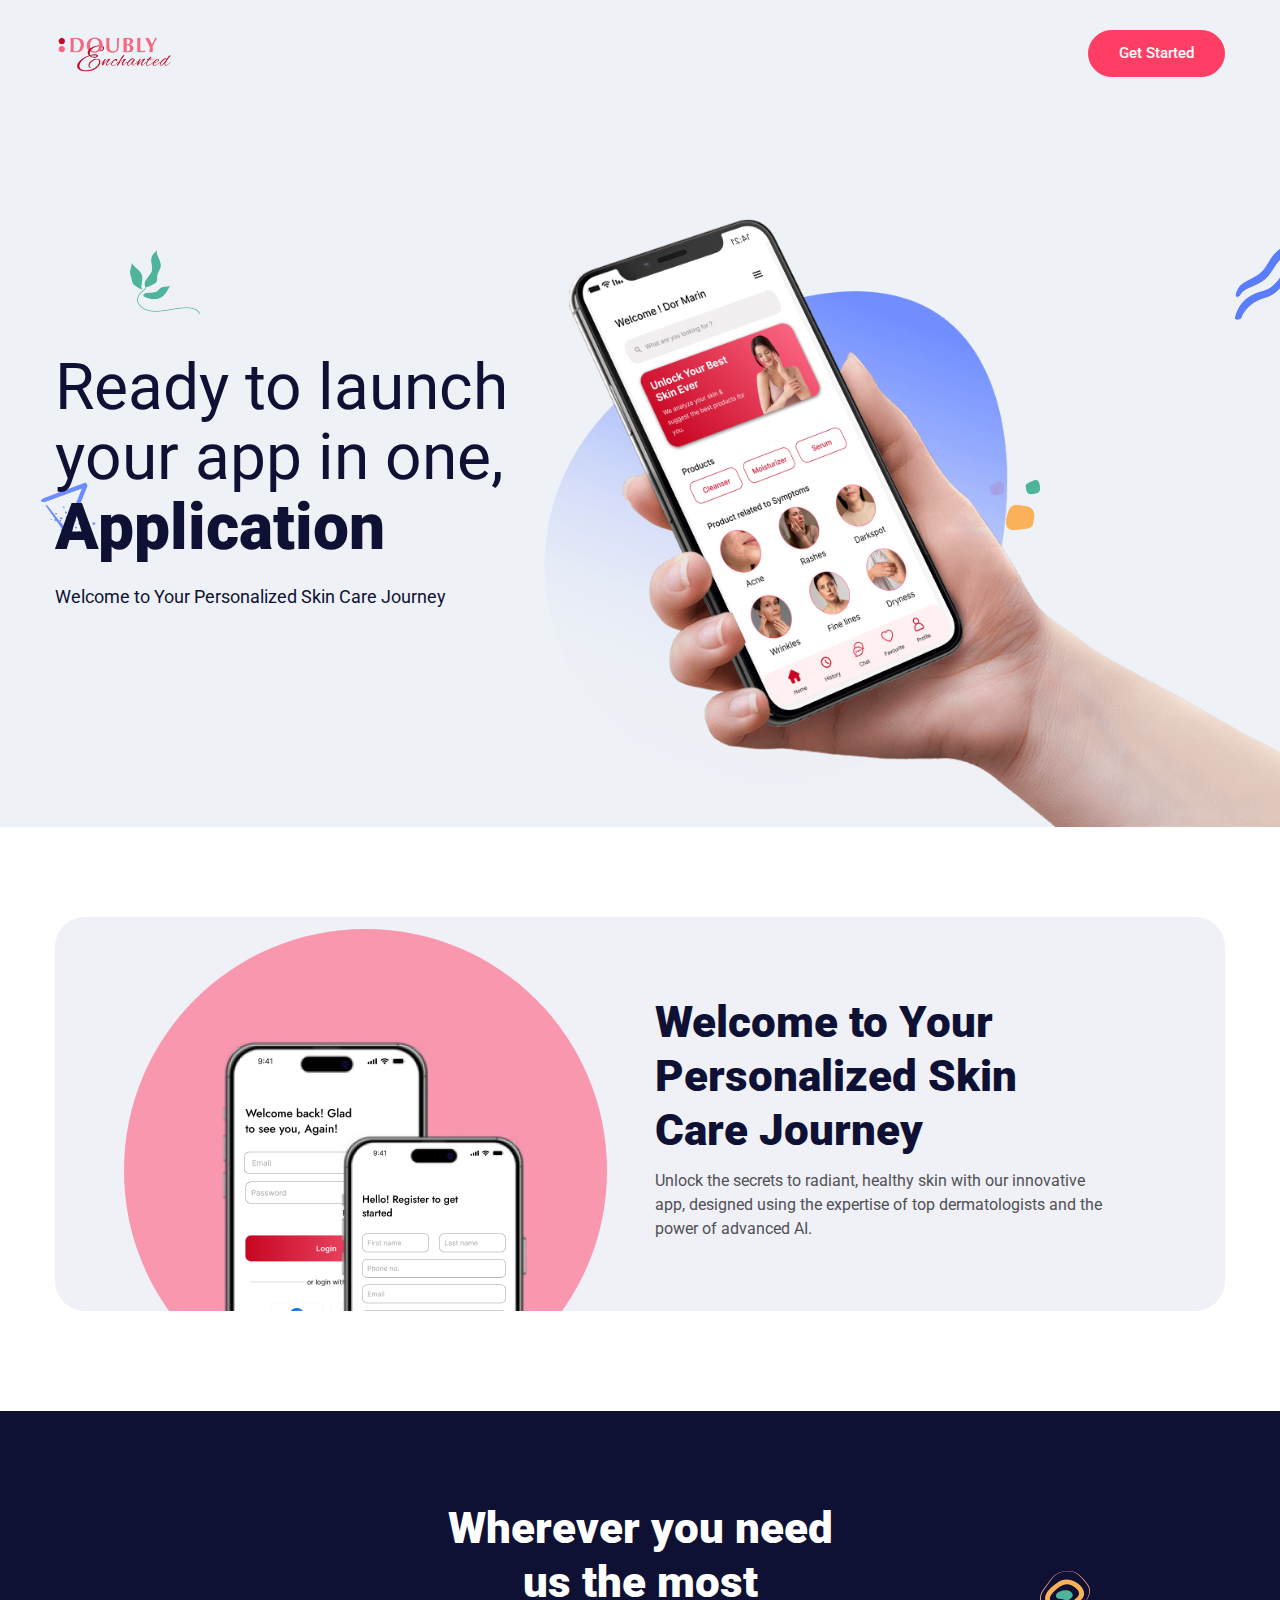
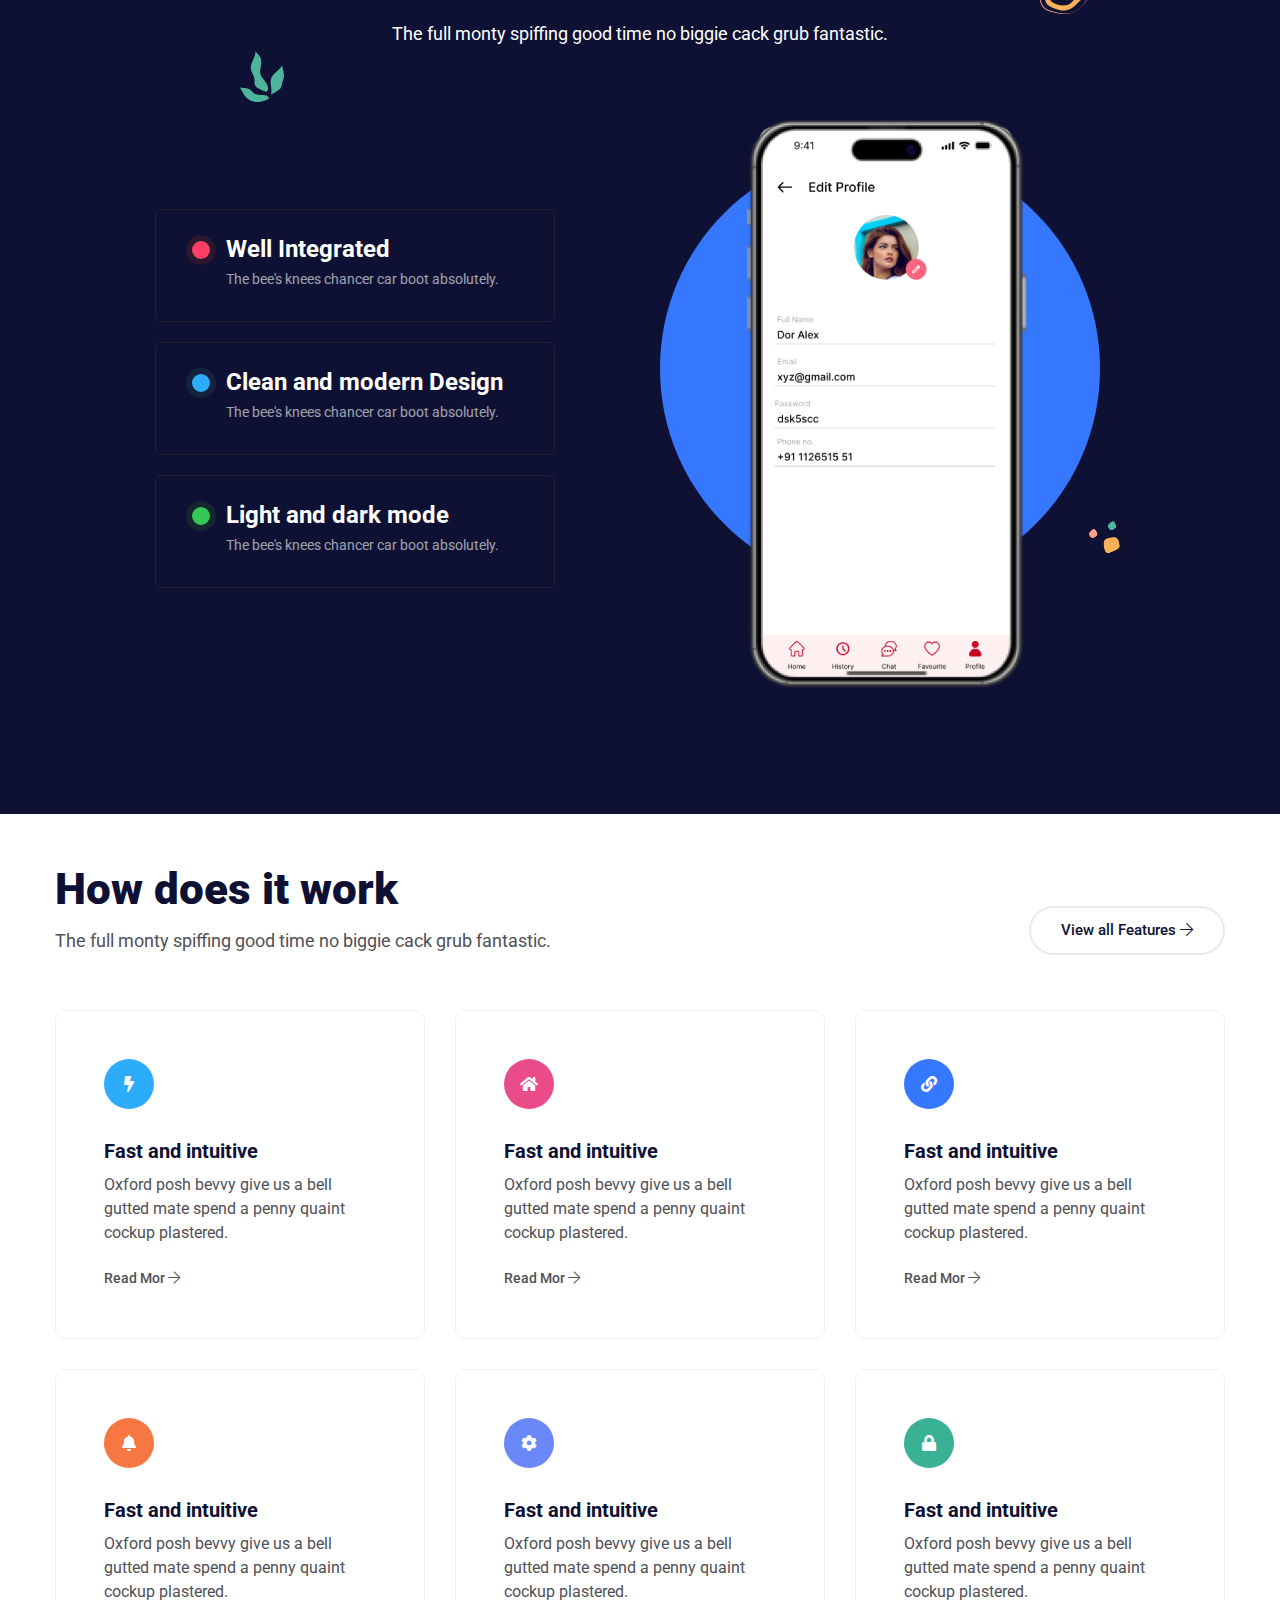
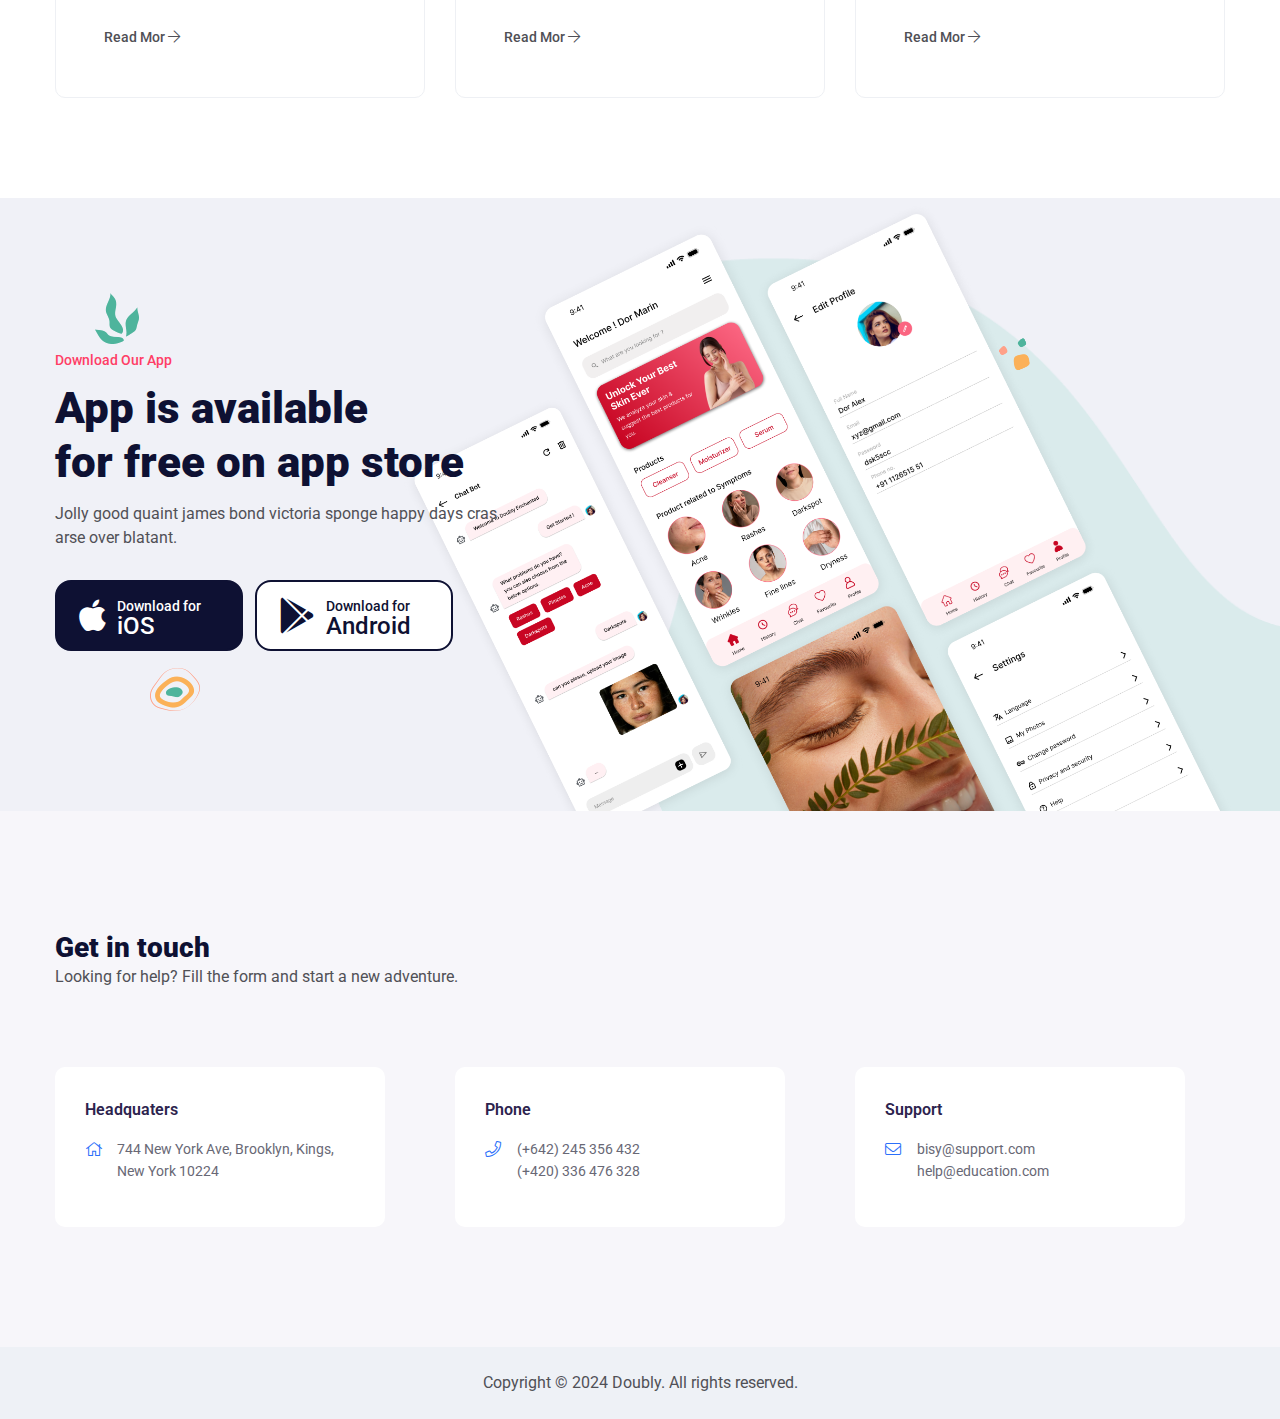
<file: index.html>
<!DOCTYPE html>
<html lang="en">
<head>
    <meta charset="UTF-8">
    <meta name="viewport" content="width=device-width, initial-scale=1.0">
    <title>Skin Care</title>
    <script>
        document.addEventListener("DOMContentLoaded", function() {
            fetch('content.html')
                .then(response => response.text())
                .then(data => {
                    document.getElementById('content').innerHTML = data;
                });
        });
    </script>
</head>
<body>
    <!-- <header>
        <h1>My Website</h1>
    </header>
     -->
    <main id="content">
        <!-- Content will be loaded here -->
    </main>
    
    <!-- <footer>
        <p>&copy; 2024 My Website</p>
    </footer> -->
</body>
</html>
</file>
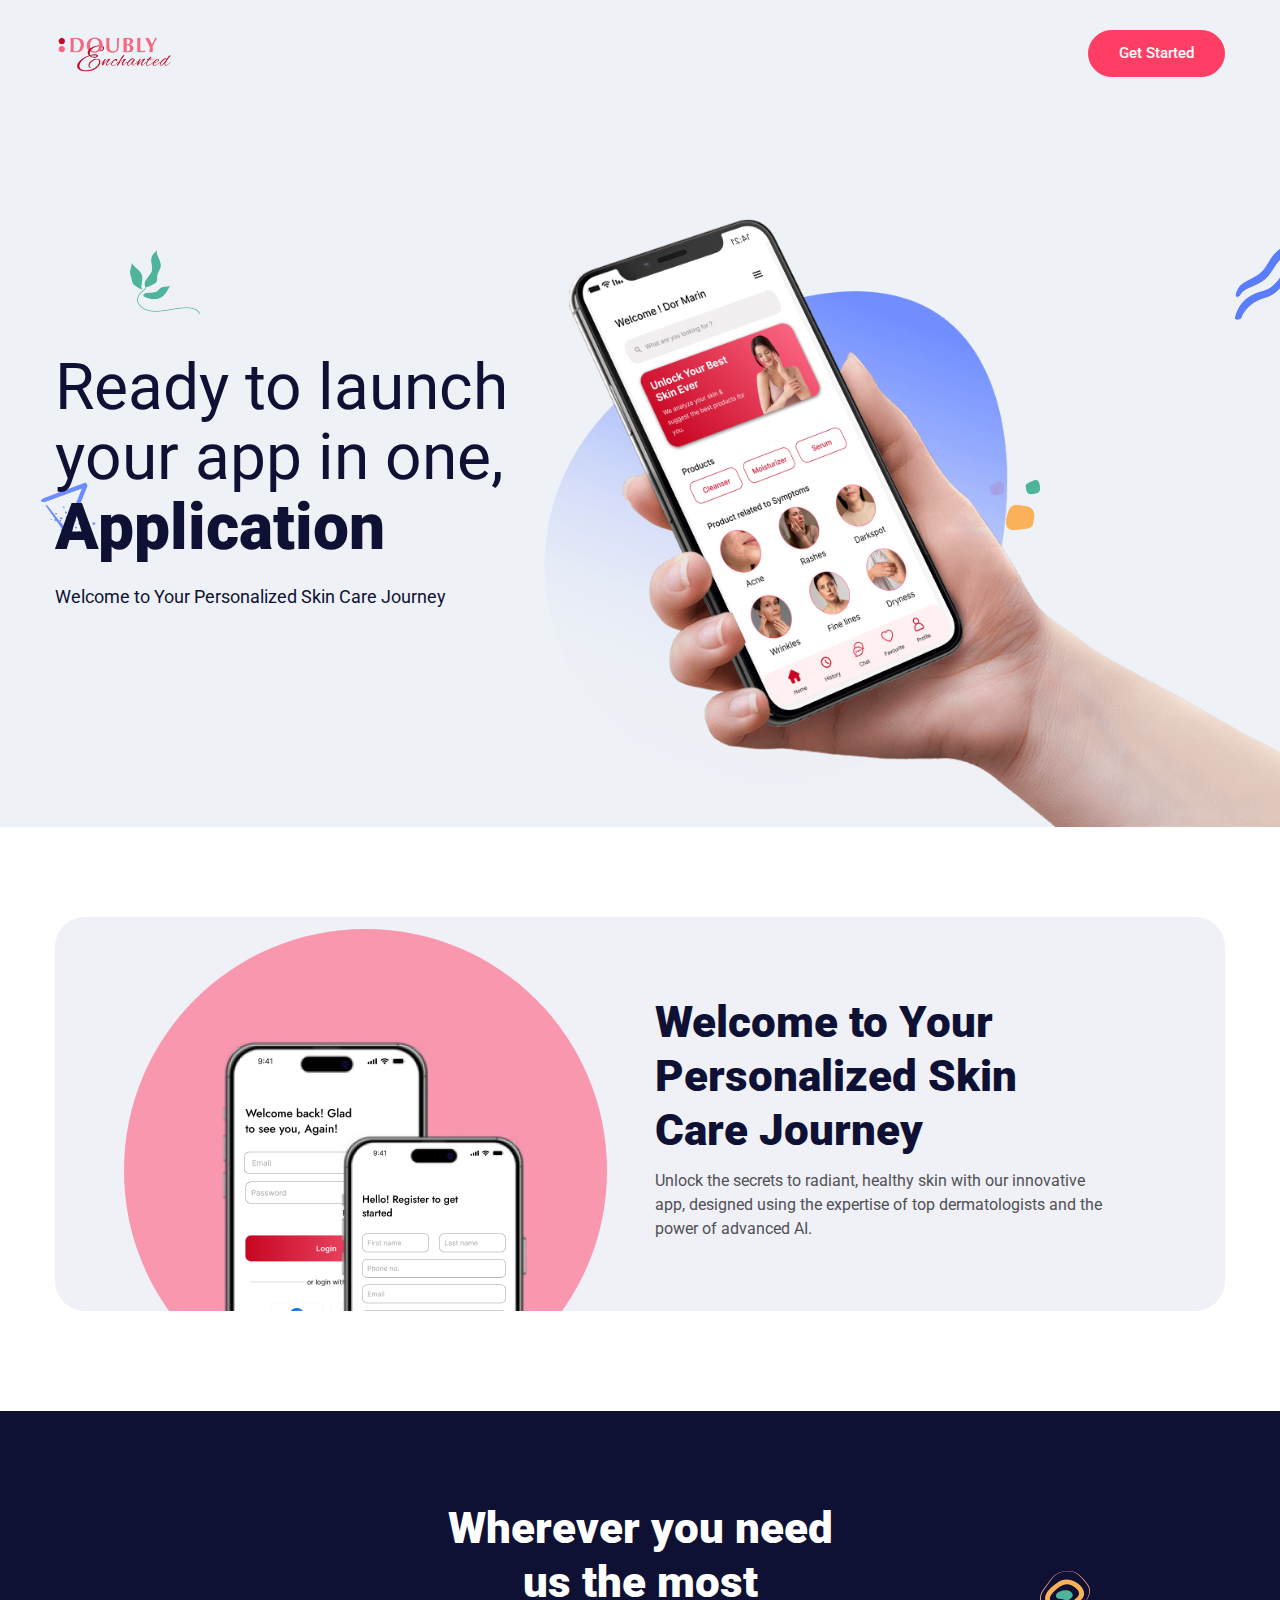
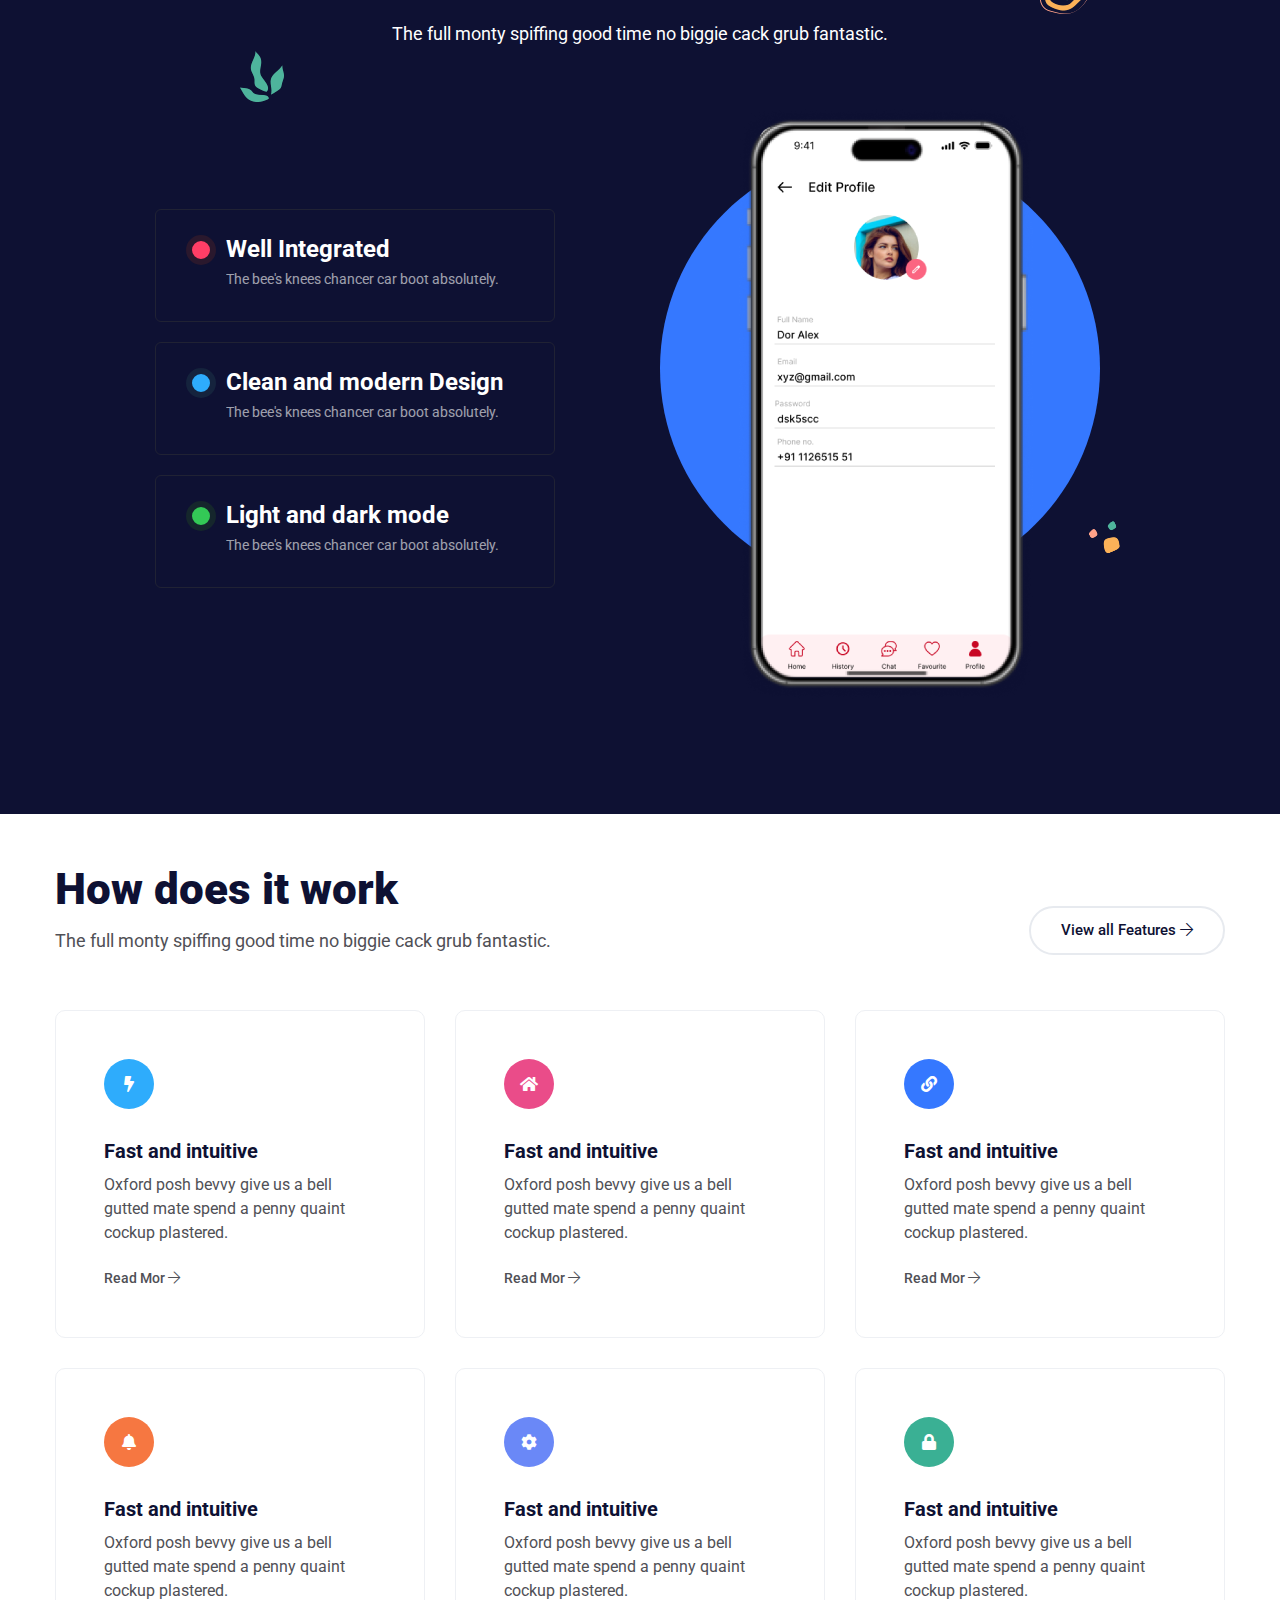
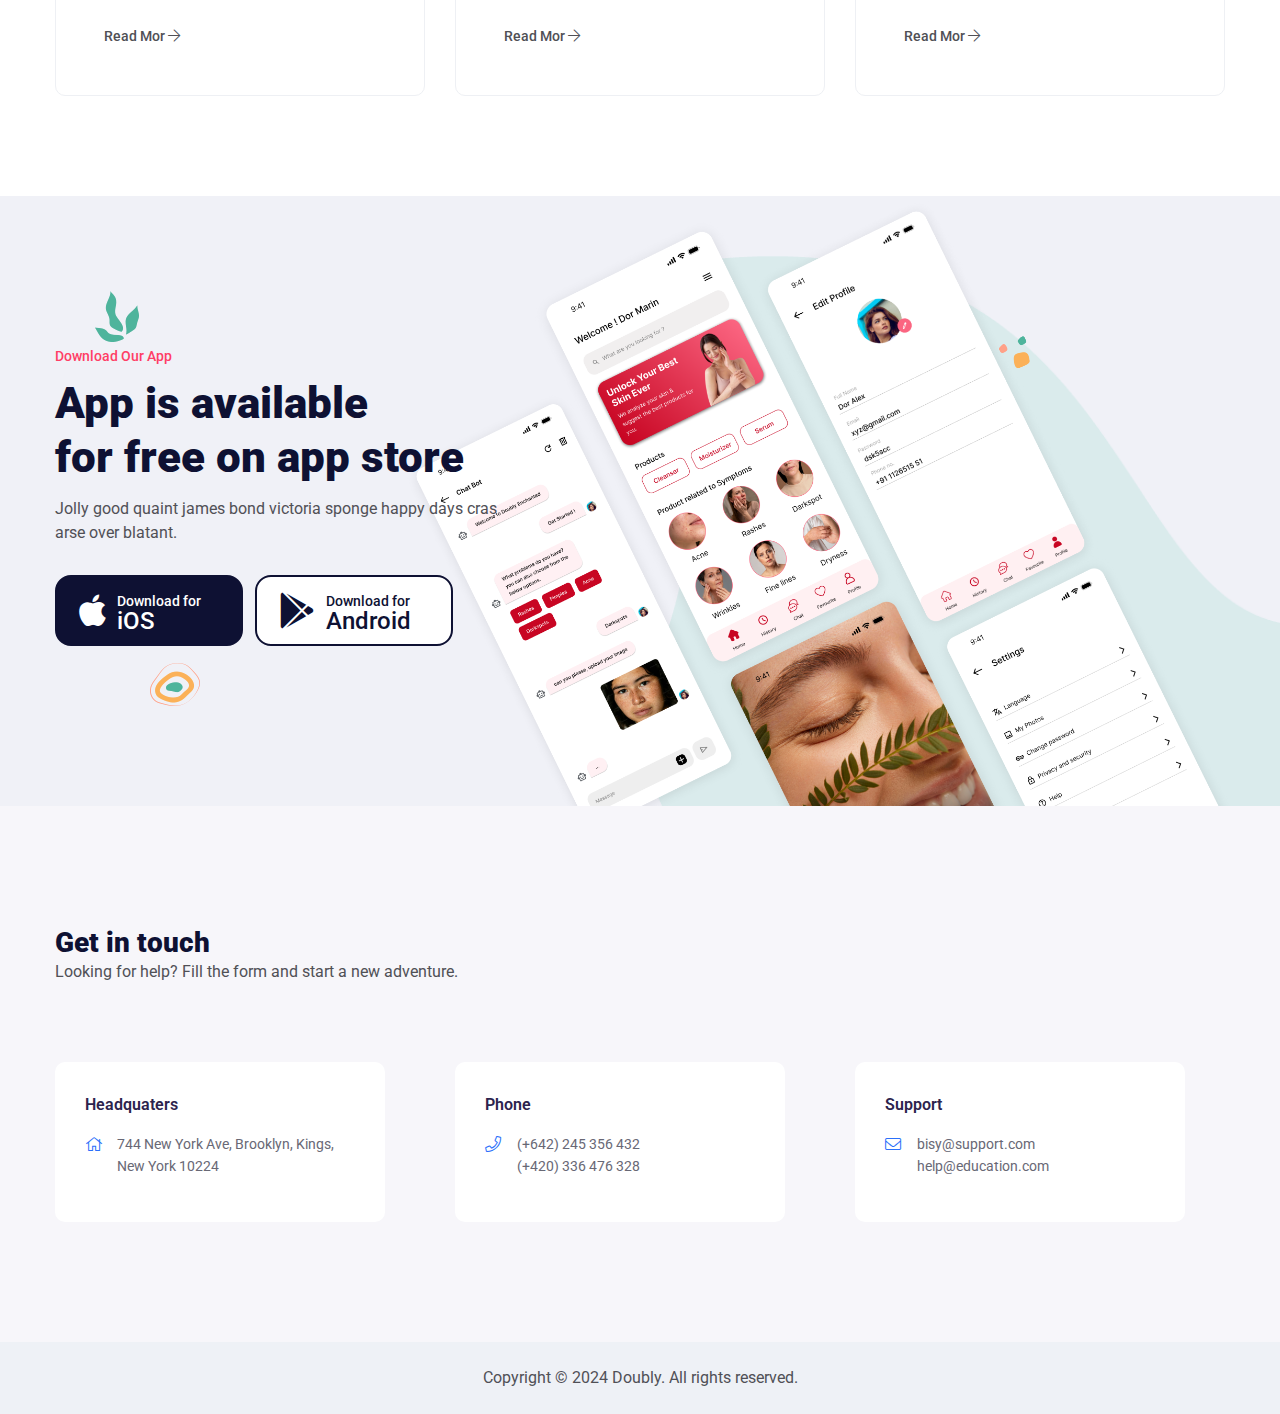
<file: content.html>
<html lang="en"><head>
   
    <!--====== Required meta tags ======-->
    <meta charset="utf-8">
    <meta http-equiv="x-ua-compatible" content="ie=edge">
    <meta name="description" content="">
    <meta name="viewport" content="width=device-width, initial-scale=1, shrink-to-fit=no">
    
    <!--====== Title ======-->
    <title>Doubly Enchanted</title>
    
    <!--====== Favicon Icon ======-->
    <!-- <link rel="shortcut icon" href="assets/images/favicon.png" type="image/png"> -->

    <!--====== Bootstrap css ======-->
    <link rel="stylesheet" href="assets/css/bootstrap.min.css">
    
    <!--====== Fontawesome css ======-->
    <link rel="stylesheet" href="assets/css/font-awesome.min.css">  
    
    <!--====== Default css ======-->
    <link rel="stylesheet" href="assets/css/custom-animation.css">
    <link rel="stylesheet" href="assets/css/default.css">
    
    <!--====== Style css ======-->
    <link rel="stylesheet" href="assets/css/style.css">
  
  
</head>

<body>   

    <!--====== OFFCANVAS MENU PART START ======-->

    <div class="off_canvars_overlay">
                
    </div>
    <div class="offcanvas_menu">
        <div class="container-fluid">
            <div class="row">
                <div class="col-12">
                    <div class="offcanvas_menu_wrapper">
                        <div class="canvas_close">
                            <a href="javascript:void(0)"><i class="fa fa-times"></i></a>  
                        </div>
                        <div class="offcanvas-brand text-center mb-40">
                            <img src="assets/images/logo.png" alt="">
                        </div>
                    </div>
                </div>
            </div>
        </div>
    </div>

    <!--====== OFFCANVAS MENU PART ENDS ======-->
   
    <!--====== APPIE HEADER PART START ======-->
    
    <header class="appie-header-area appie-header-2-area appie-sticky">
        <div class="container">
            <div class="header-nav-box">
                <div class="row align-items-center">
                    <div class="col-lg-2 col-md-4 col-sm-5 col-6 order-1 order-sm-1">
                        <div class="appie-logo-box">
                            <a href="#">
                                <img src="assets/images/logo-2.png" alt="">
                            </a>
                        </div>
                    </div>
                    <div class="col-lg-6 col-md-1 col-sm-1 order-3 order-sm-2">
                        <div class="appie-header-main-menu">
                        </div>
                    </div>
                    <div class="col-lg-4  col-md-7 col-sm-6 col-6 order-2 order-sm-3">
                        <div class="appie-btn-box text-right">
                            <a class="main-btn ml-30" href="#contact">Get Started</a>
                            <div class="toggle-btn ml-30 canvas_open d-lg-none d-block">
                                <i class="fa fa-bars"></i>
                            </div>
                        </div>
                    </div>
                </div>
            </div>
        </div>
    </header>
    
    <!--====== APPIE HEADER PART ENDS ======-->    <!--====== APPIE HERO PART START ======-->
    
    <section class="appie-hero-area-2 mb-90">
        <div class="container pb-5 pt-5">
            <div class="row align-items-center">
                <div class="col-lg-5">
                    <div class="appie-hero-content-2">
                        <h1 class="appie-title">Ready to launch your app in one, <span>Application</span></h1>
                        <p>Welcome to Your Personalized Skin Care Journey</p>
                    </div>
                </div>
            </div>
        </div>
        <div class="appie-hero-thumb-3 wow animated fadeInRight" data-wow-duration="2000ms" data-wow-delay="400ms">
            <img src="assets/images/hero-thumb-3.png" alt="">
        </div>
        <div class="hero-shape-1">
            <img src="assets/images/shape/shape-9.png" alt="">
        </div>
        <div class="hero-shape-2">
            <img src="assets/images/shape/shape-10.png" alt="">
        </div>
        <div class="hero-shape-3">
            <img src="assets/images/shape/shape-11.png" alt="">
        </div>
        <div class="hero-shape-4">
            <img src="assets/images/shape/shape-12.png" alt="">
        </div>
    </section>
    
    <!--====== APPIE HERO PART ENDS ======-->

    <!--====== APPIE SERRVICE 2 PART START ======-->    
    <section class="appie-about-area mb-100">
        <div class="container">
            <div class="row">
                <div class="col-lg-12">
                    <div class="appie-about-box wow animated fadeInUp" data-wow-duration="2000ms" data-wow-delay="200ms">
                        <div class="row">
                            <div class="col-lg-6">
                                <div class="about-thumb">
                                    <img src="assets/images/about-thumb.png" alt="">
                                </div>
                            </div>
                            <div class="col-lg-6">
                                <div class="appie-about-content">
                                    <h3 class="title">Welcome to Your Personalized Skin Care Journey</h3>
                                    <p>Unlock the secrets to radiant, healthy skin with our innovative app, designed using the expertise of top dermatologists and the power of advanced AI. </p>
                                </div>
                            </div>
                        </div>
                    </div>
                </div>
            </div>
        </div>
    </section>
    
    <!--====== APPIE ABOUT PART ENDS ======-->

    <!--====== APPIE FEATURES 2 PART START ======-->
    
    <section class="appie-features-area-2 pt-90 pb-100" id="features">
        <div class="container">
            <div class="row justify-content-center">
                <div class="col-lg-12">
                    <div class="appie-section-title appie-section-title-2 text-center">
                        <h3 class="appie-title">Wherever you need <br> us the most</h3>
                        <p>The full monty spiffing good time no biggie cack grub fantastic. </p>
                    </div>
                </div>
            </div>
            <div class="row mt-30 align-items-center">
                <div class="col-lg-6">
                    <div class="appie-features-boxes">
                        <div class="appie-features-box-item">
                            <h4 class="title">Well Integrated</h4>
                            <p>The bee's knees chancer car boot absolutely.</p>
                        </div>
                        <div class="appie-features-box-item item-2">
                            <h4 class="title">Clean and modern Design</h4>
                            <p>The bee's knees chancer car boot absolutely.</p>
                        </div>
                        <div class="appie-features-box-item item-3">
                            <h4 class="title">Light and dark mode</h4>
                            <p>The bee's knees chancer car boot absolutely.</p>
                        </div>
                    </div>
                </div>
                <div class="col-lg-6">
                    <div class="appie-features-thumb wow animated fadeInRight" data-wow-duration="2000ms" data-wow-delay="200ms">
                        <img src="assets/images/features-thumb-2.png" alt="">
                    </div>
                </div>
            </div>
        </div>
        <div class="features-shape-1">
            <img src="assets/images/shape/shape-15.png" alt="">
        </div>
        <div class="features-shape-2">
            <img src="assets/images/shape/shape-14.png" alt="">
        </div>
        <div class="features-shape-3">
            <img src="assets/images/shape/shape-13.png" alt="">
        </div>
    </section>
    
    <!--====== APPIE FEATURES 2 PART ENDS ======-->


    <section class="appie-services-2-area pb-100 mt-5" id="service">
        <div class="container">
            <div class="row align-items-end">
                <div class="col-lg-6 col-md-8">
                    <div class="appie-section-title">
                        <h3 class="appie-title">How does it work</h3>
                        <p>The full monty spiffing good time no biggie cack grub fantastic. </p>
                    </div>
                </div>
                <div class="col-lg-6 col-md-4">
                    <div class="appie-section-title text-right">
                        <a class="main-btn" href="#">View all Features <i class="fal fa-arrow-right"></i></a>
                    </div>
                </div>
            </div>
            <div class="row">
                <div class="col-lg-4 col-md-6">
                    <div class="appie-single-service-2 mt-30 wow animated fadeInUp animated" data-wow-duration="2000ms" data-wow-delay="200ms" style="visibility: visible; animation-duration: 2000ms; animation-delay: 200ms; animation-name: fadeInUp;">
                        <div class="icon">
                            <i class="fas fa-bolt"></i>
                        </div>
                        <h4 class="title">Fast and intuitive</h4>
                        <p>Oxford posh bevvy give us a bell gutted mate spend a penny quaint cockup plastered.</p>
                        <a href="#">Read Mor <i class="fal fa-arrow-right"></i></a>
                    </div>
                </div>
                <div class="col-lg-4 col-md-6">
                    <div class="appie-single-service-2 item-2 mt-30 wow animated fadeInUp animated" data-wow-duration="2000ms" data-wow-delay="400ms" style="visibility: visible; animation-duration: 2000ms; animation-delay: 400ms; animation-name: fadeInUp;">
                        <div class="icon">
                            <i class="fas fa-home"></i>
                        </div>
                        <h4 class="title">Fast and intuitive</h4>
                        <p>Oxford posh bevvy give us a bell gutted mate spend a penny quaint cockup plastered.</p>
                        <a href="#">Read Mor <i class="fal fa-arrow-right"></i></a>
                    </div>
                </div>
                <div class="col-lg-4 col-md-6">
                    <div class="appie-single-service-2 item-3 mt-30 wow animated fadeInUp animated" data-wow-duration="2000ms" data-wow-delay="600ms" style="visibility: visible; animation-duration: 2000ms; animation-delay: 600ms; animation-name: fadeInUp;">
                        <div class="icon">
                            <i class="fas fa-link"></i>
                        </div>
                        <h4 class="title">Fast and intuitive</h4>
                        <p>Oxford posh bevvy give us a bell gutted mate spend a penny quaint cockup plastered.</p>
                        <a href="#">Read Mor <i class="fal fa-arrow-right"></i></a>
                    </div>
                </div>
                <div class="col-lg-4 col-md-6">
                    <div class="appie-single-service-2 item-4 mt-30 wow animated fadeInUp animated" data-wow-duration="2000ms" data-wow-delay="200ms" style="visibility: visible; animation-duration: 2000ms; animation-delay: 200ms; animation-name: fadeInUp;">
                        <div class="icon">
                            <i class="fas fa-bell"></i>
                        </div>
                        <h4 class="title">Fast and intuitive</h4>
                        <p>Oxford posh bevvy give us a bell gutted mate spend a penny quaint cockup plastered.</p>
                        <a href="#">Read Mor <i class="fal fa-arrow-right"></i></a>
                    </div>
                </div>
                <div class="col-lg-4 col-md-6">
                    <div class="appie-single-service-2 item-5 mt-30 wow animated fadeInUp animated" data-wow-duration="2000ms" data-wow-delay="400ms" style="visibility: visible; animation-duration: 2000ms; animation-delay: 400ms; animation-name: fadeInUp;">
                        <div class="icon">
                            <i class="fas fa-cog"></i>
                        </div>
                        <h4 class="title">Fast and intuitive</h4>
                        <p>Oxford posh bevvy give us a bell gutted mate spend a penny quaint cockup plastered.</p>
                        <a href="#">Read Mor <i class="fal fa-arrow-right"></i></a>
                    </div>
                </div>
                <div class="col-lg-4 col-md-6">
                    <div class="appie-single-service-2 item-6 mt-30 wow animated fadeInUp animated" data-wow-duration="2000ms" data-wow-delay="600ms" style="visibility: visible; animation-duration: 2000ms; animation-delay: 600ms; animation-name: fadeInUp;">
                        <div class="icon">
                            <i class="fas fa-lock"></i>
                        </div>
                        <h4 class="title">Fast and intuitive</h4>
                        <p>Oxford posh bevvy give us a bell gutted mate spend a penny quaint cockup plastered.</p>
                        <a href="#">Read Mor <i class="fal fa-arrow-right"></i></a>
                    </div>
                </div>
            </div>
        </div>
    </section>



    <!--====== APPIE DOWNLOAD PART START ======-->
    
    <section class="appie-download-area pt-150 pb-160">
        <div class="container">
            <div class="row">
                <div class="col-lg-5">
                    <div class="appie-download-content">
                        <span>Download Our App</span>
                        <h3 class="title">App is available <br> for free on app store</h3>
                        <p>Jolly good quaint james bond victoria sponge happy days cras arse over blatant.</p>
                        <ul>
                            <li>
                                <a href="#">
                                    <i class="fab fa-apple"></i>
                                    <span>Download for <span>iOS</span></span>
                                </a>
                            </li>
                            <li>
                                <a class="item-2" href="#">
                                    <i class="fab fa-google-play"></i>
                                    <span>Download for <span>Android</span></span>
                                </a>
                            </li>
                        </ul>
                    </div>
                </div>
            </div>
        </div>
        <div class="download-shape-1">
            <img src="assets/images/shape/shape-15.png" alt="">
        </div>
        <div class="download-shape-2">
            <img src="assets/images/shape/shape-14.png" alt="">
        </div>
        <div class="download-shape-3">
            <img src="assets/images/shape/shape-13.png" alt="">
        </div>
    </section>
    
    <!--====== APPIE SPONSER PART ENDS ======-->
   <section class="contact-section">
            <div class="container">
                <div class="row">
                    <div class="col-md-12 mb-5">
                            <h3>Get in touch</h3>
                            <p>
                                Looking for help? Fill the form and start a new adventure.
                            </p>
                    </div>
                    <div class="col-md-4">
                        <div class="contact--info-area appie-single-counter mt-30 wow animated fadeInUp ">
                            <div class="single-info">
                                <h5>Headquaters</h5>
                                <p>
                                    <i class="fal fa-home"></i>
                                    744 New York Ave, Brooklyn, Kings,<br> New York 10224
                                </p>
                            </div>                            
                        </div>
                    </div>
                    <div class="col-md-4">
                        <div class="contact--info-area appie-single-counter mt-30 wow animated fadeInUp">
                            <div class="single-info">
                                <h5>Phone</h5>
                                <p>
                                    <i class="fal fa-phone"></i>
                                    (+642) 245 356 432<br>
                                    (+420) 336 476 328
                                </p>
                            </div>                            
                        </div>
                    </div>
                    <div class="col-md-4">
                        <div class="contact--info-area appie-single-counter mt-30 wow animated fadeInUp">
                            <div class="single-info">
                                <h5>Support</h5>
                                <p>
                                    <i class="fal fa-envelope"></i>
                                    bisy@support.com<br>
                                    help@education.com
                                </p>
                            </div>
                        </div>
                    </div>
                </div>
            </div>
        </section>



    <!--====== APPIE FOOTER PART START ======-->
    
    <section class="appie-footer-area p-4">
        <div class="container">
            <div class="row">
                <div class="col-lg-12">
                        <div class="copyright-text text-center">
                            <p>Copyright © 2024 Doubly. All rights reserved.</p>
                        </div>
                </div>
            </div>
        </div>
    </section>
    
    <!--====== APPIE FOOTER PART ENDS ======-->    
    
    <!--====== jquery js ======-->
    <script src="assets/js/vendor/jquery-1.12.4.min.js"></script>

    <!--====== Bootstrap js ======-->
    <script src="assets/js/bootstrap.min.js"></script>
    <script src="assets/js/main.js"></script>


</body></html>
</file>
<file: assets/css/custom-animation.css>
@-webkit-keyframes jump {
    0% {
        -webkit-transform: translate3d(0, 0, 0);
        transform: translate3d(0, 0, 0);
    }

    40% {
        -webkit-transform: translate3d(0, 50%, 0);
        transform: translate3d(0, 50%, 0);
    }

    100% {
        -webkit-transform: translate3d(0, 0, 0);
        transform: translate3d(0, 0, 0);
    }
}

@keyframes jump {
    0% {
        -webkit-transform: translate3d(0, 0, 0);
        transform: translate3d(0, 0, 0);
    }

    40% {
        -webkit-transform: translate3d(0, 50%, 0);
        transform: translate3d(0, 50%, 0);
    }

    100% {
        -webkit-transform: translate3d(0, 0, 0);
        transform: translate3d(0, 0, 0);
    }
}

@-webkit-keyframes rotated {
    0% {
        -webkit-transform: rotate(0);
        transform: rotate(0);
    }

    100% {
        -webkit-transform: rotate(360deg);
        transform: rotate(360deg);
    }
}

@keyframes rotated {
    0% {
        -webkit-transform: rotate(0);
        transform: rotate(0);
    }

    100% {
        -webkit-transform: rotate(360deg);
        transform: rotate(360deg);
    }
}

@-webkit-keyframes rotatedHalf {
    0% {
        -webkit-transform: rotate(0);
        transform: rotate(0);
    }

    50% {
        -webkit-transform: rotate(90deg);
        transform: rotate(90deg);
    }

    100% {
        -webkit-transform: rotate(0);
        transform: rotate(0);
    }
}

@keyframes rotatedHalf {
    0% {
        -webkit-transform: rotate(0);
        transform: rotate(0);
    }

    50% {
        -webkit-transform: rotate(90deg);
        transform: rotate(90deg);
    }

    100% {
        -webkit-transform: rotate(0);
        transform: rotate(0);
    }
}

@-webkit-keyframes rotatedHalfTwo {
    0% {
        -webkit-transform: rotate(-90deg);
        transform: rotate(-90deg);
    }

    100% {
        -webkit-transform: rotate(90deg);
        transform: rotate(90deg);
    }
}

@keyframes rotatedHalfTwo {
    0% {
        -webkit-transform: rotate(-90deg);
        transform: rotate(-90deg);
    }

    100% {
        -webkit-transform: rotate(90deg);
        transform: rotate(90deg);
    }
}


@-webkit-keyframes scale-upOne {
    0% {
        -webkit-transform: scale(1);
        transform: scale(1);
    }

    100% {
        -webkit-transform: scale(0.2);
        transform: scale(0.2);
    }
}

@keyframes scale-upOne {
    0% {
        -webkit-transform: scale(1);
        transform: scale(1);
    }

    100% {
        -webkit-transform: scale(0.2);
        transform: scale(0.2);
    }
}

@-webkit-keyframes scale-right {
    0% {
        -webkit-transform: translateX(-50%);
        transform: translateX(-50%);
    }

    50% {
        -webkit-transform: translateX(50%);
        transform: translateX(50%);
    }

    100% {
        -webkit-transform: translateX(-50%);
        transform: translateX(-50%);
    }
}

@keyframes scale-right {
    0% {
        -webkit-transform: translateX(-50%);
        transform: translateX(-50%);
    }

    50% {
        -webkit-transform: translateX(50%);
        transform: translateX(50%);
    }

    100% {
        -webkit-transform: translateX(-50%);
        transform: translateX(-50%);
    }
}

@-webkit-keyframes fade-in {
    0% {
        opacity: 0.7;
    }

    40% {
        opacity: 1;
    }

    100% {
        opacity: 0.7;
    }
}

@keyframes fade-in {
    0% {
        opacity: 0.7;
    }

    40% {
        opacity: 1;
    }

    100% {
        opacity: 0.7;
    }
}


@keyframes hvr-ripple-out {
    0% {
        top: 0px;
        right: 0px;
        bottom: 0px;
        left: 0px;
        opacity: 1;
    }

    100% {
        top: -6px;
        right: -6px;
        bottom: -6px;
        left: -6px;
        opacity: 0;
    }
}

@keyframes hvr-ripple-out-two {
    0% {
        top: 0;
        right: 0;
        bottom: 0;
        left: 0;
        opacity: 1;
    }

    100% {
        top: -12px;
        right: -12px;
        bottom: -12px;
        left: -12px;
        opacity: 0;
    }
}

@-webkit-keyframes scale-up-one {
    0% {
        -webkit-transform: scale(1);
        transform: scale(1);
    }

    40% {
        -webkit-transform: scale(0.5);
        transform: scale(0.5);
    }

    100% {
        -webkit-transform: scale(1);
        transform: scale(1);
    }
}

@keyframes scale-up-one {
    0% {
        -webkit-transform: scale(1);
        transform: scale(1);
    }

    40% {
        -webkit-transform: scale(0.5);
        transform: scale(0.5);
    }

    100% {
        -webkit-transform: scale(1);
        transform: scale(1);
    }
}

@-webkit-keyframes scale-up-two {
    0% {
        -webkit-transform: scale(0.5);
        transform: scale(0.5);
    }

    40% {
        -webkit-transform: scale(0.8);
        transform: scale(0.8);
    }

    100% {
        -webkit-transform: scale(0.5);
        transform: scale(0.5);
    }
}

@keyframes scale-up-two {
    0% {
        -webkit-transform: scale(0.5);
        transform: scale(0.5);
    }

    40% {
        -webkit-transform: scale(0.8);
        transform: scale(0.8);
    }

    100% {
        -webkit-transform: scale(0.5);
        transform: scale(0.5);
    }
}

@-webkit-keyframes scale-up-three {
    0% {
        -webkit-transform: scale(0.7);
        transform: scale(0.7);
    }

    40% {
        -webkit-transform: scale(0.4);
        transform: scale(0.4);
    }

    100% {
        -webkit-transform: scale(0.7);
        transform: scale(0.7);
    }
}

@keyframes scale-up-three {
    0% {
        -webkit-transform: scale(0.7);
        transform: scale(0.7);
    }

    40% {
        -webkit-transform: scale(0.4);
        transform: scale(0.4);
    }

    100% {
        -webkit-transform: scale(0.7);
        transform: scale(0.7);
    }
}


@keyframes animationFramesOne {
    0% {
        transform: translate(0px, 0px) rotate(0deg);
    }

    20% {
        transform: translate(73px, -1px) rotate(36deg);
    }

    40% {
        transform: translate(141px, 72px) rotate(72deg);
    }

    60% {
        transform: translate(83px, 122px) rotate(108deg);
    }

    80% {
        transform: translate(-40px, 72px) rotate(144deg);
    }

    100% {
        transform: translate(0px, 0px) rotate(0deg);
    }
}


@-webkit-keyframes animationFramesOne {
    0% {
        -webkit-transform: translate(0px, 0px) rotate(0deg);
    }

    20% {
        -webkit-transform: translate(73px, -1px) rotate(36deg);
    }

    40% {
        -webkit-transform: translate(141px, 72px) rotate(72deg);
    }

    60% {
        -webkit-transform: translate(83px, 122px) rotate(108deg);
    }

    80% {
        -webkit-transform: translate(-40px, 72px) rotate(144deg);
    }

    100% {
        -webkit-transform: translate(0px, 0px) rotate(0deg);
    }
}

@keyframes animationFramesTwo {
    0% {
        transform: translate(0px, 0px) rotate(0deg) scale(1);
    }

    20% {
        transform: translate(73px, -1px) rotate(36deg) scale(0.9);
    }

    40% {
        transform: translate(141px, 72px) rotate(72deg) scale(1);
    }

    60% {
        transform: translate(83px, 122px) rotate(108deg) scale(1.2);
    }

    80% {
        transform: translate(-40px, 72px) rotate(144deg) scale(1.1);
    }

    100% {
        transform: translate(0px, 0px) rotate(0deg) scale(1);
    }
}


@-webkit-keyframes animationFramesTwo {
    0% {
        -webkit-transform: translate(0px, 0px) rotate(0deg) scale(1);
    }

    20% {
        -webkit-transform: translate(73px, -1px) rotate(36deg) scale(0.9);
    }

    40% {
        -webkit-transform: translate(141px, 72px) rotate(72deg) scale(1);
    }

    60% {
        -webkit-transform: translate(83px, 122px) rotate(108deg) scale(1.2);
    }

    80% {
        -webkit-transform: translate(-40px, 72px) rotate(144deg) scale(1.1);
    }

    100% {
        -webkit-transform: translate(0px, 0px) rotate(0deg) scale(1);
    }
}


@keyframes animationFramesThree {
    0% {
        transform: translate(165px, -179px);
    }

    100% {
        transform: translate(-346px, 617px);
    }
}


@-webkit-keyframes animationFramesThree {
    0% {
        -webkit-transform: translate(165px, -179px);
    }

    100% {
        -webkit-transform: translate(-346px, 617px);
    }
}


@keyframes animationFramesFour {
    0% {
        transform: translate(-300px, 151px) rotate(0deg);
    }

    100% {
        transform: translate(251px, -200px) rotate(180deg);
    }
}


@-webkit-keyframes animationFramesFour {
    0% {
        -webkit-transform: translate(-300px, 151px) rotate(0deg);
    }

    100% {
        -webkit-transform: translate(251px, -200px) rotate(180deg);
    }
}


@keyframes animationFramesFive {
    0% {
        transform: translate(61px, -99px) rotate(0deg);
    }

    21% {
        transform: translate(4px, -190px) rotate(38deg);
    }

    41% {
        transform: translate(-139px, -200px) rotate(74deg);
    }

    60% {
        transform: translate(-263px, -164px) rotate(108deg);
    }

    80% {
        transform: translate(-195px, -49px) rotate(144deg);
    }

    100% {
        transform: translate(-1px, 0px) rotate(180deg);
    }
}


@-webkit-keyframes animationFramesFive {
    0% {
        -webkit-transform: translate(61px, -99px) rotate(0deg);
    }

    21% {
        -webkit-transform: translate(4px, -190px) rotate(38deg);
    }

    41% {
        -webkit-transform: translate(-139px, -200px) rotate(74deg);
    }

    60% {
        -webkit-transform: translate(-263px, -164px) rotate(108deg);
    }

    80% {
        -webkit-transform: translate(-195px, -49px) rotate(144deg);
    }

    100% {
        -webkit-transform: translate(-1px, 0px) rotate(180deg);
    }
}

@keyframes gradientBG {
    0% {
        background-position: 0 0;
    }

    50% {
        background-position: 300% 0;
    }

    100% {
        background-position: 0 0;
    }
}

@-webkit-keyframes gradientBG {
    0% {
        background-position: 0 0;
    }

    50% {
        background-position: 300% 0;
    }

    100% {
        background-position: 0 0;
    }
}

@keyframes imageBgAnim {
    0% {
        background-position: 0 0;
    }

    50% {
        background-position: 120% 0;
    }

    100% {
        background-position: 0 0;
    }
}

@-webkit-keyframes gradientBG {
    0% {
        background-position: 0 0;
    }

    50% {
        background-position: 120% 0;
    }

    100% {
        background-position: 0 0;
    }
}
</file>
<file: assets/css/default.css>
.mt-5 {
	margin-top: 5px;
}
.mt-10 {
	margin-top: 10px;
}
.mt-15 {
	margin-top: 15px;
}
.mt-20 {
	margin-top: 20px;
}
.mt-25 {
	margin-top: 25px;
}
.mt-30 {
	margin-top: 30px;
}
.mt-35 {
	margin-top: 35px;
}
.mt-40 {
	margin-top: 40px;
}
.mt-45 {
	margin-top: 45px;
}
.mt-50 {
	margin-top: 50px;
}
.mt-55 {
	margin-top: 55px;
}
.mt-60 {
	margin-top: 60px;
}
.mt-65 {
	margin-top: 65px;
}
.mt-70 {
	margin-top: 70px;
}
.mt-75 {
	margin-top: 75px;
}
.mt-80 {
	margin-top: 80px;
}
.mt-85 {
	margin-top: 85px;
}
.mt-90 {
	margin-top: 90px;
}
.mt-95 {
	margin-top: 95px;
}
.mt-100 {
	margin-top: 100px;
}
.mt-105 {
	margin-top: 105px;
}
.mt-110 {
	margin-top: 110px;
}
.mt-115 {
	margin-top: 115px;
}
.mt-120 {
	margin-top: 120px;
}
.mt-125 {
	margin-top: 125px;
}
.mt-130 {
	margin-top: 130px;
}
.mt-135 {
	margin-top: 135px;
}
.mt-140 {
	margin-top: 140px;
}
.mt-145 {
	margin-top: 145px;
}
.mt-150 {
	margin-top: 150px;
}
.mt-155 {
	margin-top: 155px;
}
.mt-160 {
	margin-top: 160px;
}
.mt-165 {
	margin-top: 165px;
}
.mt-170 {
	margin-top: 170px;
}
.mt-175 {
	margin-top: 175px;
}
.mt-180 {
	margin-top: 180px;
}
.mt-185 {
	margin-top: 185px;
}
.mt-190 {
	margin-top: 190px;
}
.mt-195 {
	margin-top: 195px;
}
.mt-200 {
	margin-top: 200px;
}
/*-- Margin Bottom --*/

.mb-5 {
	margin-bottom: 5px;
}
.mb-10 {
	margin-bottom: 10px;
}
.mb-15 {
	margin-bottom: 15px;
}
.mb-20 {
	margin-bottom: 20px;
}
.mb-25 {
	margin-bottom: 25px;
}
.mb-30 {
	margin-bottom: 30px;
}
.mb-35 {
	margin-bottom: 35px;
}
.mb-40 {
	margin-bottom: 40px;
}
.mb-45 {
	margin-bottom: 45px;
}
.mb-50 {
	margin-bottom: 50px;
}
.mb-55 {
	margin-bottom: 55px;
}
.mb-60 {
	margin-bottom: 60px;
}
.mb-65 {
	margin-bottom: 65px;
}
.mb-70 {
	margin-bottom: 70px;
}
.mb-75 {
	margin-bottom: 75px;
}
.mb-80 {
	margin-bottom: 80px;
}
.mb-85 {
	margin-bottom: 85px;
}
.mb-90 {
	margin-bottom: 90px;
}
.mb-95 {
	margin-bottom: 95px;
}
.mb-100 {
	margin-bottom: 100px;
}
.mb-105 {
	margin-bottom: 105px;
}
.mb-110 {
	margin-bottom: 110px;
}
.mb-115 {
	margin-bottom: 115px;
}
.mb-120 {
	margin-bottom: 120px;
}
.mb-125 {
	margin-bottom: 125px;
}
.mb-130 {
	margin-bottom: 130px;
}
.mb-135 {
	margin-bottom: 135px;
}
.mb-140 {
	margin-bottom: 140px;
}
.mb-145 {
	margin-bottom: 145px;
}
.mb-150 {
	margin-bottom: 150px;
}
.mb-155 {
	margin-bottom: 155px;
}
.mb-160 {
	margin-bottom: 160px;
}
.mb-165 {
	margin-bottom: 165px;
}
.mb-170 {
	margin-bottom: 170px;
}
.mb-175 {
	margin-bottom: 175px;
}
.mb-180 {
	margin-bottom: 180px;
}
.mb-185 {
	margin-bottom: 185px;
}
.mb-190 {
	margin-bottom: 190px;
}
.mb-195 {
	margin-bottom: 195px;
}
.mb-200 {
	margin-bottom: 200px;
}
/*-- margin left --*/
.ml-5 {
	margin-left: 5px;
}
.ml-10 {
	margin-left: 10px;
}
.ml-15 {
	margin-left: 15px;
}
.ml-20 {
	margin-left: 20px;
}
.ml-25 {
	margin-left: 25px;
}
.ml-30 {
	margin-left: 30px;
}
.ml-35 {
	margin-left: 35px;
}
.ml-40 {
	margin-left: 40px;
}
.ml-45 {
	margin-left: 45px;
}
.ml-50 {
	margin-left: 50px;
}
.ml-55 {
	margin-left: 55px;
}
.ml-60 {
	margin-left: 60px;
}
.ml-65 {
	margin-left: 65px;
}
.ml-70 {
	margin-left: 70px;
}
.ml-75 {
	margin-left: 75px;
}
.ml-80 {
	margin-left: 80px;
}
.ml-85 {
	margin-left: 85px;
}
.ml-90 {
	margin-left: 90px;
}
.ml-95 {
	margin-left: 95px;
}
.ml-100 {
	margin-left: 100px;
}
.ml-105 {
	margin-left: 105px;
}
.ml-110 {
	margin-left: 110px;
}
.ml-115 {
	margin-left: 115px;
}
.ml-120 {
	margin-left: 120px;
}
.ml-125 {
	margin-left: 125px;
}
.ml-130 {
	margin-left: 130px;
}
.ml-135 {
	margin-left: 135px;
}
.ml-140 {
	margin-left: 140px;
}
.ml-145 {
	margin-left: 145px;
}
.ml-150 {
	margin-left: 150px;
}
.ml-155 {
	margin-left: 155px;
}
.ml-160 {
	margin-left: 160px;
}
.ml-165 {
	margin-left: 165px;
}
.ml-170 {
	margin-left: 170px;
}
.ml-175 {
	margin-left: 175px;
}
.ml-180 {
	margin-left: 180px;
}
.ml-185 {
	margin-left: 185px;
}
.ml-190 {
	margin-left: 190px;
}
.ml-195 {
	margin-left: 195px;
}
.ml-200 {
	margin-left: 200px;
}
/*-- margin right --*/
.mr-5 {
	margin-right: 5px;
}
.mr-10 {
	margin-right: 10px;
}
.mr-15 {
	margin-right: 15px;
}
.mr-20 {
	margin-right: 20px;
}
.mr-25 {
	margin-right: 25px;
}
.mr-30 {
	margin-right: 30px;
}
.mr-35 {
	margin-right: 35px;
}
.mr-40 {
	margin-right: 40px;
}
.mr-45 {
	margin-right: 45px;
}
.mr-50 {
	margin-right: 50px;
}
.mr-55 {
	margin-right: 55px;
}
.mr-60 {
	margin-right: 60px;
}
.mr-65 {
	margin-right: 65px;
}
.mr-70 {
	margin-right: 70px;
}
.mr-75 {
	margin-right: 75px;
}
.mr-80 {
	margin-right: 80px;
}
.mr-85 {
	margin-right: 85px;
}
.mr-90 {
	margin-right: 90px;
}
.mr-95 {
	margin-right: 95px;
}
.mr-100 {
	margin-right: 100px;
}
.mr-105 {
	margin-right: 105px;
}
.mr-110 {
	margin-right: 110px;
}
.mr-115 {
	margin-right: 115px;
}
.mr-120 {
	margin-right: 120px;
}
.mr-125 {
	margin-right: 125px;
}
.mr-130 {
	margin-right: 130px;
}
.mr-135 {
	margin-right: 135px;
}
.mr-140 {
	margin-right: 140px;
}
.mr-145 {
	margin-right: 145px;
}
.mr-150 {
	margin-right: 150px;
}
.mr-155 {
	margin-right: 155px;
}
.mr-160 {
	margin-right: 160px;
}
.mr-165 {
	margin-right: 165px;
}
.mr-170 {
	margin-right: 170px;
}
.mr-175 {
	margin-right: 175px;
}
.mr-180 {
	margin-right: 180px;
}
.mr-185 {
	margin-right: 185px;
}
.mr-190 {
	margin-right: 190px;
}
.mr-195 {
	margin-right: 195px;
}
.mr-200 {
	margin-right: 200px;
}


/*-- Padding Top --*/

.pt-5 {
	padding-top: 5px;
}
.pt-10 {
	padding-top: 10px;
}
.pt-15 {
	padding-top: 15px;
}
.pt-20 {
	padding-top: 20px;
}
.pt-25 {
	padding-top: 25px;
}
.pt-30 {
	padding-top: 30px;
}
.pt-35 {
	padding-top: 35px;
}
.pt-40 {
	padding-top: 40px;
}
.pt-45 {
	padding-top: 45px;
}
.pt-50 {
	padding-top: 50px;
}
.pt-55 {
	padding-top: 55px;
}
.pt-60 {
	padding-top: 60px;
}
.pt-65 {
	padding-top: 65px;
}
.pt-70 {
	padding-top: 70px;
}
.pt-75 {
	padding-top: 75px;
}
.pt-80 {
	padding-top: 80px;
}
.pt-85 {
	padding-top: 85px;
}
.pt-90 {
	padding-top: 90px;
}
.pt-95 {
	padding-top: 95px;
}
.pt-100 {
	padding-top: 100px;
}
.pt-105 {
	padding-top: 105px;
}
.pt-110 {
	padding-top: 110px;
}
.pt-115 {
	padding-top: 115px;
}
.pt-120 {
	padding-top: 120px;
}
.pt-125 {
	padding-top: 125px;
}
.pt-130 {
	padding-top: 130px;
}
.pt-135 {
	padding-top: 135px;
}
.pt-140 {
	padding-top: 140px;
}
.pt-145 {
	padding-top: 145px;
}
.pt-150 {
	padding-top: 150px;
}
.pt-155 {
	padding-top: 155px;
}
.pt-160 {
	padding-top: 160px;
}
.pt-165 {
	padding-top: 165px;
}
.pt-170 {
	padding-top: 170px;
}
.pt-175 {
	padding-top: 175px;
}
.pt-180 {
	padding-top: 180px;
}
.pt-185 {
	padding-top: 185px;
}
.pt-190 {
	padding-top: 190px;
}
.pt-195 {
	padding-top: 195px;
}
.pt-200 {
	padding-top: 200px;
}
/*-- Padding Bottom --*/

.pb-5 {
	padding-bottom: 5px;
}
.pb-10 {
	padding-bottom: 10px;
}
.pb-15 {
	padding-bottom: 15px;
}
.pb-20 {
	padding-bottom: 20px;
}
.pb-25 {
	padding-bottom: 25px;
}
.pb-30 {
	padding-bottom: 30px;
}
.pb-35 {
	padding-bottom: 35px;
}
.pb-40 {
	padding-bottom: 40px;
}
.pb-45 {
	padding-bottom: 45px;
}
.pb-50 {
	padding-bottom: 50px;
}
.pb-55 {
	padding-bottom: 55px;
}
.pb-60 {
	padding-bottom: 60px;
}
.pb-65 {
	padding-bottom: 65px;
}
.pb-70 {
	padding-bottom: 70px;
}
.pb-75 {
	padding-bottom: 75px;
}
.pb-80 {
	padding-bottom: 80px;
}
.pb-85 {
	padding-bottom: 85px;
}
.pb-90 {
	padding-bottom: 90px;
}
.pb-95 {
	padding-bottom: 95px;
}
.pb-100 {
	padding-bottom: 100px;
}
.pb-105 {
	padding-bottom: 105px;
}
.pb-110 {
	padding-bottom: 110px;
}
.pb-115 {
	padding-bottom: 115px;
}
.pb-120 {
	padding-bottom: 120px;
}
.pb-125 {
	padding-bottom: 125px;
}
.pb-130 {
	padding-bottom: 130px;
}
.pb-135 {
	padding-bottom: 135px;
}
.pb-140 {
	padding-bottom: 140px;
}
.pb-145 {
	padding-bottom: 145px;
}
.pb-150 {
	padding-bottom: 150px;
}
.pb-155 {
	padding-bottom: 155px;
}
.pb-160 {
	padding-bottom: 160px;
}
.pb-165 {
	padding-bottom: 165px;
}
.pb-170 {
	padding-bottom: 170px;
}
.pb-175 {
	padding-bottom: 175px;
}
.pb-180 {
	padding-bottom: 180px;
}
.pb-185 {
	padding-bottom: 185px;
}
.pb-190 {
	padding-bottom: 190px;
}
.pb-195 {
	padding-bottom: 195px;
}
.pb-200 {
	padding-bottom: 200px;
}

/*-- Padding left --*/

.pl-0 {
	padding-left: 0px;
}
.pl-5 {
	padding-left: 5px;
}
.pl-10 {
	padding-left: 10px;
}
.pl-15 {
	padding-left: 15px;
}
.pl-20 {
	padding-left: 20px;
}
.pl-25 {
	padding-left: 25px;
}
.pl-30 {
	padding-left: 30px;
}
.pl-35 {
	padding-left: 35px;
}
.pl-40 {
	padding-left: 40px;
}
.pl-45 {
	padding-left: 45px;
}
.pl-50 {
	padding-left: 50px;
}
.pl-55 {
	padding-left: 55px;
}
.pl-60 {
	padding-left: 60px;
}
.pl-65 {
	padding-left: 65px;
}
.pl-70 {
	padding-left: 70px;
}
.pl-75 {
	padding-left: 75px;
}
.pl-80 {
	padding-left: 80px;
}
.pl-85 {
	padding-left: 85px;
}
.pl-90 {
	padding-left: 90px;
}
.pl-100 {
	padding-left: 100px;
}
.pl-105 {
	padding-left: 105px;
}
.pl-110 {
	padding-left: 110px;
}
.pl-115 {
	padding-left: 115px;
}
.pl-120 {
	padding-left: 120px;
}
.pl-125 {
	padding-left: 125px;
}
/*-- Padding right --*/

.pr-0 {
	padding-right: 0px;
}
.pr-5 {
	padding-right: 5px;
}
.pr-10 {
	padding-right: 10px;
}
.pr-15 {
	padding-right: 15px;
}
.pr-20 {
	padding-right: 20px;
}
.pr-25 {
	padding-right: 25px;
}
.pr-30 {
	padding-right: 30px;
}
.pr-35 {
	padding-right: 35px;
}
.pr-40 {
	padding-right: 40px;
}
.pr-45 {
	padding-right: 45px;
}
.pr-50 {
	padding-right: 50px;
}
.pr-55 {
	padding-right: 55px;
}
.pr-60 {
	padding-right: 60px;
}
.pr-65 {
	padding-right: 65px;
}
.pr-70 {
	padding-right: 70px;
}
.pr-75 {
	padding-right: 75px;
}
.pr-80 {
	padding-right: 80px;
}
.pr-85 {
	padding-right: 85px;
}
.pr-90 {
	padding-right: 90px;
}
.pr-95 {
	padding-right: 95px;
}
.pr-100 {
	padding-right: 100px;
}
.pr-105 {
	padding-right: 105px;
}
/* Background Color */

.gray-bg {
	background: #f6f6f6;
}
.white-bg {
	background: #fff;
}
.black-bg {
	background: #222;
}
/* Color */

.white {
	color: #fff;
}
.black {
	color: #222;
}
/* black overlay */

[data-overlay] {
	position: relative;
}
[data-overlay]::before {
	background: #000 none repeat scroll 0 0;
	content: "";
	height: 100%;
	left: 0;
	position: absolute;
	top: 0;
	width: 100%;
	z-index: 1;
}
[data-overlay="3"]::before {
	opacity: 0.3;
}
[data-overlay="4"]::before {
	opacity: 0.4;
}
[data-overlay="5"]::before {
	opacity: 0.5;
}
[data-overlay="6"]::before {
	opacity: 0.6;
}
[data-overlay="7"]::before {
	opacity: 0.7;
}
[data-overlay="8"]::before {
	opacity: 0.8;
}
[data-overlay="9"]::before {
	opacity: 0.9;
}
</file>
<file: assets/css/style.css>
@import url("https://fonts.googleapis.com/css2?family=Roboto:wght@100;300;400;500;700;900&amp;display=swap");
body {
  font-family: "Roboto", sans-serif;
  font-weight: normal;
  font-style: normal;
  color: #505056;
  overflow-x: hidden;
}

* {
  margin: 0;
  padding: 0;
  box-sizing: border-box;
  scroll-behavior: smooth;
}

img {
  max-width: 100%;
}

a:focus,
input:focus,
textarea:focus,
button:focus {
  text-decoration: none;
  outline: none;
}

a:focus,
a:hover {
  text-decoration: none;
}

i,
span,
a {
  display: inline-block;
  transition: all linear 0.3s;
}

h1,
h2,
h3,
h4,
h5,
h6 {
  font-family: "Roboto", sans-serif;
  font-weight: 900;
  color: #0e1133;
  margin: 0px;
}

h1 {
  font-size: 48px;
}

h2 {
  font-size: 36px;
}

h3 {
  font-size: 28px;
}

h4 {
  font-size: 22px;
}

h5 {
  font-size: 18px;
}

h6 {
  font-size: 16px;
}

ul, ol {
  margin: 0px;
  padding: 0px;
  list-style-type: none;
}

p {
  font-size: 16px;
  font-weight: 400;
  line-height: 24px;
  color: #505056;
  margin: 0px;
}

.appie-logo-box img{
  width: 120px!important;
}
.bg_cover {
  background-position: center center;
  background-size: cover;
  background-repeat: no-repeat;
  width: 100%;
  height: 100%;
}

.slick-slide {
  outline: 0;
}

/*===== All Button Style =====*/
.main-btn {
  display: inline-block;
  font-weight: 500;
  text-align: center;
  white-space: nowrap;
  vertical-align: middle;
  -webkit-user-select: none;
  -moz-user-select: none;
  -ms-user-select: none;
  user-select: none;
  border: 1px solid #2b70fa;
  padding: 0 30px;
  font-size: 15px;
  line-height: 45px;
  border-radius: 6px;
  color: #fff;
  cursor: pointer;
  z-index: 5;
  transition: all 0.4s ease-out 0s;
  background-color: #2b70fa;
}
.main-btn:hover {
  background-color: #fff;
  color: #2b70fa;
  border-color: #2b70fa;
}
.main-btn.main-btn-2 {
  background-color: #fff;
  color: #2b70fa;
  border-color: #2b70fa;
}
.main-btn.main-btn-2:hover {
  background-color: #2b70fa;
  border-color: #2b70fa;
  color: #fff;
}
.main-btn.main-btn-3 {
  font-size: 18px;
  line-height: 58px;
  fill: #fff;
  color: #fff;
  background-color: #FF4245;
  border-color: #FF4245;
  border-radius: 6px 6px 6px 6px;
  padding: 0 30px 0 30px;
}
.main-btn.main-btn-3:hover {
  background-color: #fff;
  border-color: #fff;
  color: #0e1133;
}
.main-btn.main-btn-3.btn-outlined {
  background-color: transparent;
  color: #fff;
  border-color: #fff;
}
.main-btn.main-btn-3.btn-outlined:hover {
  background-color: #FF4245;
  border-color: #FF4245;
  color: #fff;
}

.appie-section-title {
  padding-bottom: 25px;
}
.appie-section-title .appie-title {
  font-size: 44px;
  line-height: 54px;
}
@media only screen and (min-width: 992px) and (max-width: 1200px) {
  .appie-section-title .appie-title {
    font-size: 36px;
    line-height: 46px;
  }
}
@media only screen and (min-width: 768px) and (max-width: 991px) {
  .appie-section-title .appie-title {
    font-size: 36px;
    line-height: 46px;
  }
}
@media (max-width: 767px) {
  .appie-section-title .appie-title {
    font-size: 26px;
    line-height: 36px;
  }
}
@media only screen and (min-width: 576px) and (max-width: 767px) {
  .appie-section-title .appie-title {
    font-size: 36px;
    line-height: 46px;
  }
}
.appie-section-title p {
  font-size: 18px;
  line-height: 28px;
  margin-top: 11px;
}
@media only screen and (min-width: 992px) and (max-width: 1200px) {
  .appie-section-title p {
    font-size: 15px;
  }
}
@media only screen and (min-width: 768px) and (max-width: 991px) {
  .appie-section-title p {
    font-size: 15px;
  }
}
@media (max-width: 767px) {
  .appie-section-title p {
    font-size: 15px;
  }
}
.appie-section-title .main-btn {
  border-radius: 30px;
  border: 2px solid #e7eaef;
  background: #fff;
  color: #0e1133;
}
.appie-section-title .main-btn:hover {
  background: #ff3e66;
  color: #fff;
  border-color: #ff3e66;
}
.appie-section-title.appie-section-title-2 .appie-title {
  color: #fff;
}
.appie-section-title.appie-section-title-2 p {
  color: #fff;
}

.back-to-top {
  position: fixed;
  right: 30px;
  bottom: 30px;
  z-index: 999;
  display: none;
}
.back-to-top a {
  height: 40px;
  width: 40px;
  text-align: center;
  line-height: 40px;
  background: #2b70fa;
  border-radius: 6px;
  color: #fff;
}
.back-to-top.back-to-top-2 a {
  background: #ff3e66;
}
.back-to-top.back-to-top-3 a {
  background: #ff6b58;
}
.back-to-top.back-to-top-6 a {
  background: #9b2cfa;
}
.back-to-top.back-to-top-5 a {
  background: #801f82;
}
.back-to-top.back-to-top-8 a {
  background: #db0f30;
}

.off_canvars_overlay {
  width: 100%;
  height: 100%;
  position: fixed;
  z-index: 9998;
  opacity: 0;
  visibility: hidden;
  cursor: crosshair;
  background: #232323;
  top: 0;
  transition: all linear 0.3s;
}
.off_canvars_overlay.active {
  opacity: 0.5;
  visibility: visible;
}

.offcanvas_menu {
  display: none;
}
@media only screen and (min-width: 768px) and (max-width: 991px) {
  .offcanvas_menu {
    display: block;
  }
}
@media (max-width: 767px) {
  .offcanvas_menu {
    display: block;
  }
}

.offcanvas_menu_wrapper {
  width: 290px;
  position: fixed;
  background: #fff;
  z-index: 9999;
  top: 0;
  height: 100%;
  transition: 0.5s;
  left: 0;
  margin-left: -300px;
  padding: 50px 15px 30px;
  overflow-y: visible;
}
.offcanvas_menu_wrapper.active {
  margin-left: 0;
}
.offcanvas_menu_wrapper .slinky-theme-default {
  background: inherit;
  min-height: 300px;
  overflow-y: auto;
}
.offcanvas_menu_wrapper .header-btn {
  margin-bottom: 30px;
}
.offcanvas_menu_wrapper .header-btn a {
  color: #222;
}
.offcanvas_menu_wrapper .header-btn a:hover {
  color: #222;
}

.offcanvas_main_menu li {
  position: relative;
}
.offcanvas_main_menu li:last-child {
  margin: 0;
}
.offcanvas_main_menu li span.menu-expand {
  position: absolute;
  right: 0;
}
.offcanvas_main_menu li a {
  font-size: 14px;
  font-weight: 500;
  text-transform: capitalize;
  display: block;
  padding-bottom: 10px;
  margin-bottom: 10px;
  border-bottom: 1px solid #ededed;
  color: #222;
  transition: all 0.3s ease-out 0s;
}
.offcanvas_main_menu li a:hover {
  color: #2b70fa;
}
.offcanvas_main_menu li ul.sub-menu {
  padding-left: 20px;
}

.offcanvas_footer {
  padding-bottom: 50px;
  text-align: center;
}
.offcanvas_footer span a {
  font-size: 14px;
  color: #222;
  transition: all 0.3s ease-out 0s;
}
.offcanvas_footer span a:hover {
  color: #2b70fa;
}

.offcanvas_menu_wrapper.active .canvas_close {
  opacity: 1;
  visibility: visible;
}

.canvas_close {
  position: absolute;
  top: 10px;
  right: -50px;
  opacity: 0;
  visibility: hidden;
  transition: all linear 0.3s;
}
.canvas_close a {
  font-size: 18px;
  text-transform: uppercase;
  font-weight: 500;
  width: 40px;
  height: 40px;
  display: block;
  text-align: center;
  line-height: 40px;
  border: 1px solid #2b70fa;
  border-radius: 10px;
  background: #2b70fa;
  color: #fff;
  transition: all 0.3s ease-out 0s;
}
.canvas_close a:hover {
  background: #2b70fa;
  border-color: #2b70fa;
  color: #fff;
}

.canvas_open a {
  font-size: 26px;
  width: 50px;
  height: 42px;
  display: block;
  line-height: 39px;
  text-align: center;
  border: 1px solid #232323;
  color: #222;
  transition: all 0.3s ease-out 0s;
}
.canvas_open a:hover {
  color: #2b70fa;
  border-color: #2b70fa;
}

.offcanvas-social {
  margin-bottom: 40px;
  margin-top: 40px;
}
.offcanvas-social ul li {
  display: inline-block;
}
.offcanvas-social ul li a {
  height: 40px;
  width: 40px;
  text-align: center;
  line-height: 38px;
  color: #2b70fa;
  border: 1px solid #eaeaea;
  border-radius: 50%;
  margin: 0 5px;
  transition: all 0.3s ease-out 0s;
}
.offcanvas-social ul li a:hover {
  background: #2b70fa;
  border-color: #2b70fa;
  color: #fff;
}

.toggle-btn {
  position: absolute;
  right: 0;
  top: 50%;
  transform: translateY(-50%);
  cursor: pointer;
  font-size: 20px;
  color: #0e1133;
}

.preloader {
  position: fixed;
  left: 0px;
  top: 0px;
  width: 100%;
  height: 100%;
  z-index: 999;
  background-position: center center;
  background-repeat: no-repeat;
  background-image: url(../images/icon/preloader.svg);
}

.preloader-close {
  position: fixed;
  z-index: 999999;
  color: #fff;
  padding: 10px 20px;
  cursor: pointer;
  right: 40px;
  bottom: 40px;
  font-weight: 600;
  line-height: 60px;
  background: #2b70fa;
  padding: 0 15px;
  border-radius: 5px;
}

.loader-wrap {
  position: fixed;
  left: 0px;
  top: 0px;
  width: 100%;
  height: 100%;
  z-index: 999999;
}

.loader-wrap .layer-one {
  position: absolute;
  left: 0%;
  top: 0;
  width: 33.3333%;
  height: 100%;
  overflow: hidden;
}

.loader-wrap .layer-two {
  position: absolute;
  left: 33.3333%;
  top: 0;
  width: 33.3333%;
  height: 100%;
  overflow: hidden;
}

.loader-wrap .layer-three {
  position: absolute;
  left: 66.6666%;
  top: 0;
  width: 33.3333%;
  height: 100%;
  overflow: hidden;
}

.loader-wrap .layer .overlay {
  position: absolute;
  left: 0;
  top: 0;
  width: 100%;
  height: 100%;
  background: #F4F9FF;
}

/*===========================
    SEARCH css 
===========================*/
.search-box {
  position: fixed;
  top: 0;
  left: 0;
  width: 100%;
  height: 100%;
  background-color: rgba(0, 0, 0, 0.9);
  z-index: 9999999;
  transform: translateY(-100%);
  transition: all 0.6s ease-out 0s;
  box-shadow: 0px 5px 5px 0px rgba(0, 0, 0, 0.04);
}
.search-box .search-header .search-title {
  font-size: 24px;
  font-weight: 500;
  color: #fff;
}
.search-box .search-header .search-close button {
  background: none;
  border: 0;
  font-size: 24px;
  font-weight: 500;
  color: #fff;
  padding-right: 35px;
  position: relative;
}
.search-box .search-header .search-close button span {
  width: 21px;
  height: 2px;
  background-color: #fff;
  display: block;
  position: absolute;
  right: 0;
}
.search-box .search-header .search-close button span:nth-child(1) {
  top: 13px;
  transform: rotate(45deg);
}
.search-box .search-header .search-close button span:nth-child(2) {
  transform: rotate(135deg);
  top: 13px;
}
.search-box .search-body {
  position: absolute;
  top: 50%;
  left: 0;
  width: 100%;
  transform: translateY(-50%);
}
.search-box .search-body .search-form {
  position: relative;
}
.search-box .search-body .search-form input {
  width: 100%;
  border: 0;
  height: 80px;
  padding-left: 30px;
  border: 2px solid #fff;
  border-radius: 50px;
  font-size: 20px;
  color: #707070;
}
.search-box .search-body .search-form input::-moz-placeholder {
  color: #707070;
  opacity: 1;
}
.search-box .search-body .search-form input:-ms-input-placeholder {
  color: #707070;
  opacity: 1;
}
.search-box .search-body .search-form input::placeholder {
  color: #707070;
  opacity: 1;
}
.search-box .search-body .search-form button {
  position: absolute;
  right: 20px;
  top: 50%;
  transform: translateY(-50%);
  height: 60px;
  font-size: 36px;
  color: #707070;
  background: none;
  border: 0;
}
.search-box .search-footer {
  padding-bottom: 50px;
  position: absolute;
  bottom: 0;
  left: 0;
  width: 100%;
}
.search-box .search-footer .search-footer-content h4 {
  color: #707070;
  font-size: 24px;
}
.search-box .search-footer .search-footer-content p {
  color: #222;
  font-size: 16px;
}

.search-box.open {
  transform: translateY(0);
}

/*===========================
    SHOPPING CART css 
===========================*/
.amm-shopping-cart-wrapper .overlay::before {
  content: "";
  position: fixed;
  top: 0;
  left: 0;
  width: 100%;
  height: 100%;
  background-color: #222;
  opacity: 0;
  z-index: 99999;
  visibility: visible;
  transition: all 0.2s ease-out 0s;
  visibility: hidden;
}
.amm-shopping-cart-wrapper .overlay.open::before {
  opacity: 0.5;
  visibility: visible;
}

.amm-shopping-cart-canvas {
  position: fixed;
  width: 400px;
  height: 100%;
  background-color: #fff;
  z-index: 99999999;
  top: 0;
  right: -400px;
  padding: 40px 40px;
  transition: all 0.4s ease-out 0s;
}
@media (max-width: 767px) {
  .amm-shopping-cart-canvas {
    width: 320px;
  }
}
.amm-shopping-cart-canvas.open {
  right: 0;
}
.amm-shopping-cart-canvas .amm-shopping_cart {
  position: relative;
  height: 100%;
  width: 100%;
}
.amm-shopping-cart-canvas.amm-shopping-cart-leftbar {
  right: auto;
  left: -400px;
}
.amm-shopping-cart-canvas.amm-shopping-cart-leftbar.open {
  left: 0;
}

.amm-shopping_cart-list-items {
  overflow-y: auto;
  width: 100%;
  height: 50%;
}
.amm-shopping_cart-list-items ul {
  margin: 0;
  padding: 0;
  list-style-type: none;
}
.amm-shopping_cart-list-items ul li {
  padding: 20px 0;
  border-bottom: 1px solid #e5e5e5;
}
.amm-shopping_cart-list-items ul li:last-child {
  border-bottom: 0;
}

.amm-single-shopping-cart {
  display: flex;
}
.amm-single-shopping-cart .cart-content {
  position: relative;
  padding-right: 30px;
}
.amm-single-shopping-cart .cart-content h6 a {
  font-size: 16px;
  font-weight: 500;
  color: #222;
}
.amm-single-shopping-cart .cart-content .quality {
  font-size: 14px;
  color: #505056;
  display: block;
}
.amm-single-shopping-cart .cart-content .price {
  font-size: 14px;
  color: #2b70fa;
}
.amm-single-shopping-cart .cart-content .price-discount {
  font-size: 14px;
  color: #2b70fa;
}
.amm-single-shopping-cart .cart-content .price-close {
  font-size: 12px;
  color: #505056;
  position: relative;
}
.amm-single-shopping-cart .cart-content .price-close::before {
  position: absolute;
  content: "";
  top: 50%;
  transform: translateY(-50%);
  left: 0;
  width: 100%;
  height: 1px;
  background-color: #505056;
}
.amm-single-shopping-cart .cart-content .remove {
  font-size: 14px;
  color: #ccc;
  position: absolute;
  top: 0;
  right: 0;
}

.amm-shopping_cart-top-bar h6 {
  font-size: 24px;
  font-weight: 600;
  color: #222;
}
.amm-shopping_cart-top-bar button {
  width: 30px;
  height: 30px;
  padding: 0;
  border: 0;
  font-size: 30px;
  background: none;
}

.amm-shopping_cart-btn {
  border-top: 1px solid #ccc;
  position: absolute;
  width: 100%;
  bottom: 0;
  left: 0;
  background-color: #fff;
  z-index: 99;
}
.amm-shopping_cart-btn .tota h5 {
  font-size: 18px;
  font-weight: 400;
  color: #222;
}
.amm-shopping_cart-btn .tota p {
  font-size: 18px;
  color: #2b70fa;
}
.amm-shopping_cart-btn .cart-btn a {
  margin: 5px 0;
  width: 100%;
}

/*===========================
    2.HEADER css 
===========================*/
.appie-sticky.sticky {
  position: fixed;
  left: 0;
  top: 0;
  right: 0;
  z-index: 1010;
  background: #fff;
  box-shadow: 0 15px 30px 0 rgba(0, 0, 0, 0.0588235294);
  padding-top: 20px;
  padding-bottom: 20px;
  -webkit-animation: sticky 1.2s;
          animation: sticky 1.2s;
}

.appie-header-area {
  padding-top: 30px;
  position: absolute;
  left: 0;
  top: 0;
  right: 0;
  z-index: 999;
  /* pages dropdown CSS */
}
.appie-header-area.appie-header-2-area .appie-btn-box .main-btn {
  background: #ff3e66;
  border-radius: 30px;
  border-color: #ff3e66;
}
.appie-header-area.appie-header-2-area .appie-btn-box .main-btn:hover {
  background: transparent;
  color: #ff3e66;
}
.appie-header-area .appie-header-main-menu ul li .mega-menu-main-wrap {
  width: 1170px;
  position: absolute;
  background: #fff;
  opacity: 0;
  visibility: hidden;
  transition: 0.4s ease-in-out;
  transform: scaleY(0);
  transform-origin: top center;
  text-align: center;
  left: -200px;
  border-radius: 5px;
  box-shadow: rgba(0, 0, 0, 0.2) 0px 20px 30px;
  padding-top: 30px;
}
.appie-header-area .appie-header-main-menu ul li:hover .mega-menu-main-wrap {
  opacity: 1;
  visibility: visible;
  transform: scaleY(1);
}
.appie-header-area ul.mega-menu-home {
  display: grid;
  grid-template-columns: 1fr 1fr 1fr 1fr 1fr 1fr;
  -moz-column-gap: 20px;
       column-gap: 20px;
  padding: 0px 20px;
}
.appie-header-area .appie-header-main-menu ul li .mega-menu-main-wrap .mega-menu-home li {
  display: inline-block;
  width: 100%;
  text-align: center;
  margin-bottom: 15px;
}
.appie-header-area .appie-header-main-menu ul li .mega-menu-main-wrap .mega-menu-home li img {
  width: 100%;
  height: 240px;
}
.appie-header-area .appie-header-main-menu ul li .mega-menu-home li a:hover {
  color: #2B70FA;
}
.appie-header-area .appie-header-main-menu ul li .mega-menu-home li img {
  box-shadow: rgba(136, 165, 191, 0.48) 6px 2px 16px 0px, rgba(255, 255, 255, 0.8) -6px -2px 16px 0px;
  height: 280px;
  transition: 0.5s ease-in-out;
}
.appie-header-area .appie-header-main-menu ul li .mega-menu-home li:hover img {
  transform: translateY(-15px);
}
.appie-header-area .appie-header-main-menu ul li .pages-mega-menu {
  width: 1170px !important;
  position: absolute;
  background: #fff;
  padding: 15px 30px;
  box-shadow: rgba(0, 0, 0, 0.2) 0px 20px 30px;
  padding-top: 40px !important;
  opacity: 0;
  visibility: hidden;
  transform: scaleY(0);
  transition: 0.4s ease-in-out;
  transform-origin: top center;
  left: -291px;
  margin: auto;
  padding-left: 40px;
  padding-bottom: 30px;
}
.appie-header-area .appie-header-main-menu ul li:hover .pages-mega-menu {
  opacity: 1;
  visibility: visible;
  transform: scaleY(1);
}
.appie-header-area .appie-header-main-menu ul li .pages-mega-menu ul {
  float: left;
  width: auto;
}
.appie-header-area .appie-header-main-menu ul li .pages-mega-menu ul li {
  display: block;
}
.appie-header-area .appie-header-main-menu ul li .pages-mega-menu ul li a {
  font-size: 16px;
  font-weight: 400;
  line-height: 40px;
}
.appie-header-area .appie-header-main-menu ul li .pages-mega-menu ul li a:hover {
  color: #2B70FA;
}
.appie-header-area .appie-header-main-menu ul li .pages-mega-menu ul li:first-child a {
  font-size: 18px;
  font-weight: 500;
  position: relative;
}
.appie-header-area .hot::after {
  content: "HOT";
  font-size: 12px;
  position: absolute;
  top: -13px;
  right: -1px;
  background: #D41212;
  height: 20px;
  line-height: 21px;
  width: 40px !important;
  display: block;
  text-align: center;
  color: #fff;
}
.appie-header-area .hot::before {
  content: "";
  width: 0;
  height: 0;
  border-style: solid;
  border-width: 15px 0 0 18px;
  border-color: transparent transparent transparent #D41212;
  position: absolute;
  right: 15px;
  bottom: 32px;
  transform: rotate(-120deg);
}
.appie-header-area .feature::before {
  content: "";
  width: 0;
  height: 0;
  border-style: solid;
  border-width: 15px 0 0 18px;
  border-color: transparent transparent transparent #D41212;
  position: absolute;
  right: 15px;
  bottom: 30px;
  transform: rotate(-120deg);
}
.appie-header-area .feature::after {
  content: "feature";
  font-size: 13px;
  position: absolute;
  top: -10px;
  right: -1px;
  background: #D41212;
  height: 19px;
  line-height: 19px;
  width: 62px !important;
  display: block;
  text-align: center;
  color: #fff;
  text-transform: uppercase;
}
.appie-header-area .projects::after {
  content: "PROJECTS";
  font-size: 12px;
  position: absolute;
  top: -14px;
  right: -46px;
  background: #2b70fa;
  height: 20px;
  line-height: 21px;
  width: 70px !important;
  display: block;
  text-align: center;
  color: #fff;
}
.appie-header-area .projects::before {
  content: "";
  width: 0;
  height: 0;
  border-style: solid;
  border-width: 15px 0 0 13px;
  border-color: transparent transparent transparent #2b70fa;
  position: absolute;
  right: 4px;
  bottom: 30px;
  transform: rotate(-120deg);
}
.appie-header-area .mega-menu-recent-ports ul {
  overflow: hidden;
}
.appie-header-area .mega-r-post {
  font-size: 18px;
  font-weight: 500;
  color: #0e1133;
  margin-top: 8px;
  margin-bottom: 25px;
}
.appie-header-area .mega-recent-post-text img {
  float: left;
  width: 23%;
}
.appie-header-area .mega-menu-ul-block {
  float: none !important;
  width: 325px !important;
}
.appie-header-area .mega-recent-post-text a {
  display: block;
}
.appie-header-area .mega-recent-post-text h5 {
  font-size: 16px;
  font-family: roboto;
  font-weight: 400;
  line-height: 20px;
  font-weight: 500;
  transition: 0.3s;
}
.appie-header-area .mega-recent-post-text h5:hover {
  color: #2B70FA;
}
.appie-header-area .mega-recent-post-text ul li {
  font-size: 14px;
  color: #5E5E5E;
}
.appie-header-area .mega-recent-post-text ul li a {
  font-size: 14px !important;
  color: #5E5E5E;
}
.appie-header-area .mega-recent-right-txt {
  float: right;
  width: 73%;
}
.appie-header-area .mega-menu-ul-block-lst li {
  display: inline-block !important;
}
.appie-header-area .blog-comment {
  margin-left: -25px;
  font-weight: 400 !important;
  font-size: 14px !important;
}
.appie-header-area .recent-right-text {
  margin-bottom: 15px !important;
  display: block !important;
  overflow: hidden;
  border-bottom: 1px solid #ddd;
}
.appie-header-area .mega-menu-ul-block li:last-child {
  border: none;
}
.appie-header-area .mega-recent-ftxt {
  text-transform: inherit !important;
}
.appie-header-area .appie-header-main-menu ul li .blog-mega-menu {
  width: 750px !important;
}
.appie-header-area .blog-wrap-ul {
  width: 26% !important;
}
.appie-header-area .blog-wrap-ul:nth-child(2) {
  width: 30% !important;
}
.appie-header-area .pages-mega-menu.mega-menu-mainn-wrap {
  padding-left: 100px !important;
}
.appie-header-area .pages-mega-menu.mega-menu-mainn-wrap ul {
  margin: 0 25px;
}
.appie-header-area .mega-menu-ul-block {
  margin-left: 0 !important;
}
.appie-header-area.appie-header-3-area.appie-sticky.sticky {
  background: #0e1133;
}
.appie-header-area.appie-header-4-area.appie-sticky.sticky {
  background: linear-gradient(90deg, rgb(107, 31, 205) 0%, rgb(55, 78, 222) 100%);
}
.appie-header-area.appie-header-9-area {
  border-bottom: 1px solid #5973FE;
  padding-bottom: 30px;
}
.appie-header-area.appie-header-9-area.appie-sticky.sticky {
  background: linear-gradient(90deg, #1C61FE 0%, #9238F3 100%);
  padding-top: 30px;
}
.appie-header-area.appie-header-9-area .appie-btn-box .main-btn {
  background: #FF4245;
  border-color: #FF4245;
}
.appie-header-area.appie-header-9-area .appie-btn-box .main-btn:hover {
  background: transparent;
  color: #fff;
  border-color: #fff;
}
.appie-header-area.appie-header-10-area {
  border-bottom: 1px solid #33a9ff;
  padding-bottom: 30px;
}
.appie-header-area.appie-header-10-area.appie-sticky.sticky {
  background: linear-gradient(90deg, #1580ff 0%, #05beff 100%);
  padding-top: 30px;
}
.appie-header-area.appie-header-10-area .header-nav-box-10 .appie-header-main-menu > ul > li > a {
  color: #fff;
}
.appie-header-area.appie-header-10-area .header-nav-box-10 .appie-btn-box .login-btn {
  color: #fff;
}
.appie-header-area.appie-header-10-area .header-nav-box-10 .appie-btn-box .main-btn {
  background: #fff;
  border-color: #fff;
  color: #0e1133;
}
.appie-header-area.appie-header-10-area .header-nav-box-10 .appie-btn-box .main-btn:hover {
  color: #0778ff;
  border-color: #fff;
}
.appie-header-area.appie-header-10-area .header-nav-box-10 .appie-btn-box .toggle-btn {
  color: #fff;
}
.appie-header-area.appie-header-page-area.appie-sticky.sticky {
  background: #0a44b9;
}
.appie-header-area.appie-header-7-area.appie-sticky.sticky {
  background: #290645;
}
.appie-header-area.appie-header-error-page {
  box-shadow: 0px 10px 20px 0px rgba(14, 17, 51, 0.1);
  padding-top: 20px;
  padding-bottom: 20px;
}

.header-nav-box .appie-btn-box {
  position: relative;
}
@media only screen and (min-width: 768px) and (max-width: 991px) {
  .header-nav-box .appie-btn-box {
    padding-right: 50px;
  }
}
@media (max-width: 767px) {
  .header-nav-box .appie-btn-box {
    padding-right: 30px;
  }
}
.header-nav-box .appie-btn-box .login-btn {
  color: #0e1133;
  font-size: 15px;
  font-weight: 500;
}
.header-nav-box .appie-btn-box .login-btn i {
  padding-right: 6px;
}
@media (max-width: 767px) {
  .header-nav-box .appie-btn-box .main-btn {
    display: none;
  }
}
@media only screen and (min-width: 576px) and (max-width: 767px) {
  .header-nav-box .appie-btn-box .main-btn {
    padding: 0 10px;
    display: inline-block;
  }
}
.header-nav-box.header-nav-box-3 .appie-header-main-menu ul > li > a {
  color: #fff;
}
.header-nav-box.header-nav-box-3 .appie-header-main-menu ul > li .sub-menu li a {
  color: #0e1133;
}
.header-nav-box.header-nav-box-3 .appie-btn-box .login-btn {
  color: #fff;
}
.header-nav-box.header-nav-box-3 .appie-btn-box .main-btn {
  background: #ff6b58;
  border-color: #ff6b58;
}
.header-nav-box.header-nav-box-3 .appie-btn-box .main-btn:hover {
  background: transparent;
  color: #ff6b58;
}
.header-nav-box.header-nav-box-3 .toggle-btn {
  color: #fff;
  font-size: 20px;
}
.header-nav-box.header-nav-box-3.header-nav-box-inner-page .appie-btn-box .main-btn {
  border-color: #fff;
  background: transparent;
}
.header-nav-box.header-nav-box-3.header-nav-box-inner-page .appie-btn-box .main-btn:hover {
  background: #fff;
  color: #2b70fa;
}
.header-nav-box.header-nav-box-5 .appie-header-main-menu ul > li > a {
  color: #fff;
}
.header-nav-box.header-nav-box-5 .appie-header-main-menu ul > li .sub-menu li a {
  color: #0e1133;
}
.header-nav-box.header-nav-box-5 .appie-btn-box .login-btn {
  color: #fff;
}
.header-nav-box.header-nav-box-5 .appie-btn-box .main-btn {
  background: #f84a6e;
  border-color: #f84a6e;
}
.header-nav-box.header-nav-box-5 .appie-btn-box .main-btn:hover {
  background: transparent;
  color: #f84a6e;
}
.header-nav-box.header-nav-box-5 .toggle-btn {
  color: #fff;
  font-size: 20px;
}
.header-nav-box.header-nav-4-box .appie-header-main-menu ul > li > a:hover {
  color: #801f82;
}
.header-nav-box.header-nav-4-box .appie-btn-box .main-btn {
  background: #801f82;
  border-color: #801f82;
}
.header-nav-box.header-nav-4-box .appie-btn-box .main-btn:hover {
  background: transparent;
  color: #801f82;
}
@media (max-width: 767px) {
  .header-nav-box.header-nav-4-box .appie-btn-box ul {
    margin-right: 10px;
  }
}
.header-nav-box.header-nav-4-box .appie-btn-box ul li {
  display: inline-block;
}
.header-nav-box.header-nav-4-box .appie-btn-box ul li a {
  font-size: 18px;
  color: #0e1133;
  margin-left: 15px;
}
.header-nav-box.header-nav-4-box .appie-btn-box ul li a.cart-btn {
  position: relative;
}
.header-nav-box.header-nav-4-box .appie-btn-box ul li a.cart-btn span {
  position: absolute;
  top: -7px;
  display: inline-block;
  right: -12px;
  height: 20px;
  width: 20px;
  text-align: center;
  line-height: 20px;
  color: #fff;
  font-size: 11px;
  background: #801f82;
  border-radius: 50%;
}
.header-nav-box.header-nav-box-6 .main-btn {
  background: #9b2cfa;
  border-color: #9b2cfa;
}
.header-nav-box.header-nav-box-6 .main-btn:hover {
  background: transparent;
  color: #9b2cfa;
}
.header-nav-box.header-nav-box-6 .appie-header-main-menu ul > li > a:hover {
  color: #9b2cfa;
}
.header-nav-box.header-nav-box-6 .appie-btn-box form {
  display: inline-block;
  margin-left: 18px;
}
@media (max-width: 767px) {
  .header-nav-box.header-nav-box-6 .appie-btn-box form {
    display: none;
  }
}
@media only screen and (min-width: 576px) and (max-width: 767px) {
  .header-nav-box.header-nav-box-6 .appie-btn-box form {
    display: inline-block;
  }
}
.header-nav-box.header-nav-box-6 .appie-btn-box form .input-box {
  position: relative;
}
.header-nav-box.header-nav-box-6 .appie-btn-box form .input-box i {
  position: absolute;
  left: 20px;
  top: 50%;
  transform: translateY(-50%);
}
.header-nav-box.header-nav-box-6 .appie-btn-box form .input-box input {
  width: 105px;
  padding-left: 50px;
  border: 0;
  border-left: 1px solid #ddddea;
  background: transparent;
}
.header-nav-box.header-nav-box-7 .appie-header-main-menu ul > li > a {
  color: #fff;
}
.header-nav-box.header-nav-box-7 .appie-header-main-menu ul > li > a:hover {
  color: #2b70fa;
}
.header-nav-box.header-nav-box-7 .appie-header-main-menu ul > li .sub-menu li a {
  color: #505056;
}
.header-nav-box.header-nav-box-7 .appie-header-main-menu ul > li .sub-menu li a:hover {
  color: #2b70fa;
}
.header-nav-box.header-nav-box-7 .appie-btn-box .login-btn {
  color: #fff;
}
.header-nav-box.header-nav-box-7 .appie-btn-box .toggle-btn {
  color: #fff;
}
.header-nav-box.header-nav-box-9 .appie-header-main-menu ul > li > a {
  color: #fff;
}
.header-nav-box.header-nav-box-9 .appie-header-main-menu ul > li > a:hover {
  color: #FF4245;
}
.header-nav-box.header-nav-box-9 .appie-header-main-menu ul > li .sub-menu li a {
  color: #0e1133;
}
.header-nav-box.header-nav-box-9 .appie-header-main-menu ul > li .sub-menu li a:hover {
  color: #FF4245;
}
.header-nav-box.header-nav-box-9 .appie-btn-box .login-btn {
  color: #fff;
}
.header-nav-box.header-nav-box-9 .appie-btn-box .toggle-btn {
  color: #fff;
}

@media only screen and (min-width: 768px) and (max-width: 991px) {
  .appie-header-main-menu {
    display: none;
  }
}
@media (max-width: 767px) {
  .appie-header-main-menu {
    display: none;
  }
}
.appie-header-main-menu ul {
  margin: 0;
  padding: 0;
  list-style-type: none;
}
.appie-header-main-menu ul > li {
  display: inline-block;
  margin-right: 30px;
  position: relative;
}
@media only screen and (min-width: 992px) and (max-width: 1200px) {
  .appie-header-main-menu ul > li {
    margin-right: 14px;
  }
}
.appie-header-main-menu ul > li > a {
  font-size: 15px;
  font-weight: 500;
  color: #0e1133;
  line-height: 45px;
}
.appie-header-main-menu ul > li > a i {
  padding-left: 6px;
}
.appie-header-main-menu ul > li .sub-menu {
  position: absolute;
  left: 0;
  top: 110%;
  width: auto;
  min-width: 220px;
  max-width: 220px;
  background-color: #fff;
  opacity: 0;
  visibility: hidden;
  transition: all linear 0.3s;
  z-index: 99;
  box-shadow: 11px 10px 38px 0 rgba(46, 63, 99, 0.15);
  list-style-type: none;
  margin: 0;
  padding: 15px 0;
  border-radius: 5px;
  text-align: left;
}
@media only screen and (min-width: 1200px) and (max-width: 1600px) {
  .appie-header-main-menu ul > li .sub-menu {
    min-width: 200px;
    max-width: 200px;
  }
}
@media only screen and (min-width: 992px) and (max-width: 1200px) {
  .appie-header-main-menu ul > li .sub-menu {
    min-width: 200px;
    max-width: 200px;
  }
}
@media only screen and (min-width: 768px) and (max-width: 991px) {
  .appie-header-main-menu ul > li .sub-menu {
    position: relative;
    width: 100%;
    left: 0;
    top: auto;
    opacity: 1;
    visibility: visible;
    display: none;
    right: auto;
    transform: translateX(0%);
    transition: all none ease-out 0s;
    box-shadow: none;
    text-align: left;
    border-top: 0;
    transition: 0s;
    padding: 0;
  }
}
@media (max-width: 767px) {
  .appie-header-main-menu ul > li .sub-menu {
    position: relative;
    width: 100%;
    left: 0;
    top: auto;
    opacity: 1;
    visibility: visible;
    display: none;
    right: auto;
    transform: translateX(0%);
    transition: all none ease-out 0s;
    box-shadow: none;
    text-align: left;
    border-top: 0;
    transition: 0s;
    padding: 0;
  }
}
.appie-header-main-menu ul > li .sub-menu > li {
  position: relative;
  margin-left: 0;
  display: block;
}
.appie-header-main-menu ul > li .sub-menu > li .sub-menu {
  margin-left: 0px;
}
@media only screen and (min-width: 768px) and (max-width: 991px) {
  .appie-header-main-menu ul > li .sub-menu > li .sub-menu {
    margin-left: 0;
  }
}
@media (max-width: 767px) {
  .appie-header-main-menu ul > li .sub-menu > li .sub-menu {
    margin-left: 0;
  }
}
.appie-header-main-menu ul > li .sub-menu > li .sub-nav-toggler {
  color: #0e1133;
  transition: all 0.3s ease-out 0s;
}
.appie-header-main-menu ul > li .sub-menu > li a {
  display: block;
  padding: 0px 30px;
  position: relative;
  color: #505056;
  transition: all 0.3s ease-out 0s;
  border-radius: 4px;
  margin: 0 0;
  line-height: 2.5;
}
@media only screen and (min-width: 1200px) and (max-width: 1600px) {
  .appie-header-main-menu ul > li .sub-menu > li a {
    padding: 0 20px;
  }
}
@media only screen and (min-width: 992px) and (max-width: 1200px) {
  .appie-header-main-menu ul > li .sub-menu > li a {
    padding: 0 20px;
  }
}
.appie-header-main-menu ul > li .sub-menu > li a i {
  float: right;
  font-size: 16px;
  margin-top: 10px;
}
@media only screen and (min-width: 768px) and (max-width: 991px) {
  .appie-header-main-menu ul > li .sub-menu > li a i {
    display: none;
  }
}
@media (max-width: 767px) {
  .appie-header-main-menu ul > li .sub-menu > li a i {
    display: none;
  }
}
.appie-header-main-menu ul > li .sub-menu > li a .sub-nav-toggler i {
  display: inline-block;
}
.appie-header-main-menu ul > li .sub-menu > li a:hover {
  padding-left: 35px;
}
.appie-header-main-menu ul > li .sub-menu > li .sub-menu {
  right: auto;
  left: 100%;
  top: 50%;
  opacity: 0;
  visibility: hidden;
  transition: all 0.3s ease-out 0s;
}
@media only screen and (min-width: 768px) and (max-width: 991px) {
  .appie-header-main-menu ul > li .sub-menu > li .sub-menu {
    padding-left: 30px;
    transition: all 0s ease-out 0s;
  }
}
@media (max-width: 767px) {
  .appie-header-main-menu ul > li .sub-menu > li .sub-menu {
    padding-left: 30px;
    transition: all 0s ease-out 0s;
  }
}
.appie-header-main-menu ul > li .sub-menu > li .sub-menu li {
  position: relative;
}
.appie-header-main-menu ul > li .sub-menu > li .sub-menu li .sub-menu {
  right: auto;
  left: 100%;
  top: 50%;
  opacity: 0;
  visibility: hidden;
  transition: all 0.3s ease-out 0s;
}
.appie-header-main-menu ul > li .sub-menu > li .sub-menu li:hover .sub-menu {
  top: 0%;
  opacity: 1;
  visibility: visible;
}
.appie-header-main-menu ul > li .sub-menu > li:hover .sub-menu {
  top: 0%;
  opacity: 1;
  visibility: visible;
}
.appie-header-main-menu ul > li .sub-menu > li:hover .sub-nav-toggler {
  color: #2b70fa;
}
.appie-header-main-menu ul > li .sub-menu > li:hover > a {
  color: #2b70fa;
}
.appie-header-main-menu ul > li:hover .sub-menu {
  opacity: 1;
  visibility: visible;
  top: 100%;
}

@-webkit-keyframes sticky {
  0% {
    top: -200px;
  }
  100% {
    top: 0;
  }
}
@keyframes sticky {
  0% {
    top: -200px;
  }
  100% {
    top: 0;
  }
}
.appie-header-8-area .header-nav-box .appie-btn-box .main-btn {
  background: #db0f30;
  border-color: #db0f30;
}
.appie-header-8-area .header-nav-box .appie-btn-box .main-btn:hover {
  background: #fff;
  color: #db0f30;
}
.appie-header-8-area .header-nav-box .appie-header-main-menu ul > li a:hover {
  color: #db0f30;
}

/*===========================
    3.APPIE HERO css 
===========================*/
.appie-hero-area {
  padding-top: 200px;
  padding-bottom: 110px;
  overflow: hidden;
  position: relative;
  z-index: 10;
  background-size: cover;
  background-position: center;
  background-repeat: no-repeat;
}
.appie-hero-area.appie-hero-3-area {
  background-image: url(../images/hero-bg.jpg);
  background-size: cover;
  background-position: center;
  background-repeat: no-repeat;
  padding-top: 180px;
  padding-bottom: 0px;
  overflow: visible;
  z-index: 15;
}
.appie-hero-area.appie-hero-3-area .appie-hero-content .appie-title {
  color: #fff;
  font-size: 70px;
  line-height: 80px;
  padding: 0 80px;
}
@media only screen and (min-width: 992px) and (max-width: 1200px) {
  .appie-hero-area.appie-hero-3-area .appie-hero-content .appie-title {
    font-size: 54px;
    line-height: 64px;
  }
}
@media only screen and (min-width: 768px) and (max-width: 991px) {
  .appie-hero-area.appie-hero-3-area .appie-hero-content .appie-title {
    font-size: 50px;
    line-height: 60px;
  }
}
@media (max-width: 767px) {
  .appie-hero-area.appie-hero-3-area .appie-hero-content .appie-title {
    font-size: 36px;
    line-height: 46px;
    padding: 0;
  }
}
@media only screen and (min-width: 576px) and (max-width: 767px) {
  .appie-hero-area.appie-hero-3-area .appie-hero-content .appie-title {
    font-size: 46px;
    line-height: 56px;
    padding: 0;
  }
}
.appie-hero-area.appie-hero-3-area .appie-hero-content p {
  color: #fff;
  opacity: 0.5;
  font-size: 18px;
  line-height: 28px;
}
.appie-hero-area.appie-hero-3-area .appie-hero-content .hero-btns {
  margin-top: 35px;
}
.appie-hero-area.appie-hero-3-area .appie-hero-content .hero-btns .main-btn {
  border-color: #ff6b58;
  color: #ff6b58;
  background: transparent;
  margin-right: 14px;
}
.appie-hero-area.appie-hero-3-area .appie-hero-content .hero-btns .appie-video-popup {
  color: #fff;
  font-size: 15px;
  font-weight: 500;
}
@media (max-width: 767px) {
  .appie-hero-area.appie-hero-3-area .appie-hero-content .hero-btns .appie-video-popup {
    margin-top: 20px;
  }
}
.appie-hero-area.appie-hero-3-area .appie-hero-content .hero-btns .appie-video-popup i {
  height: 45px;
  width: 45px;
  text-align: center;
  line-height: 42px;
  border-radius: 50%;
  border: 2px solid #fff;
  color: #fff;
  margin-right: 10px;
}
.appie-hero-area.appie-hero-3-area .appie-hero-content .thumb {
  margin-bottom: -210px;
}
@media (max-width: 767px) {
  .appie-hero-area.appie-hero-3-area .appie-hero-content .thumb {
    display: none;
    margin-bottom: 0;
  }
}
@media only screen and (min-width: 576px) and (max-width: 767px) {
  .appie-hero-area.appie-hero-3-area .appie-hero-content .thumb {
    display: block;
    margin-bottom: -210px;
  }
}
.appie-hero-area.appie-hero-3-area.appie-hero-5-area {
  background-color: #eef1f6;
  background-image: url(../images/hero-bg-2.png);
  padding-top: 280px;
}
@media only screen and (min-width: 992px) and (max-width: 1200px) {
  .appie-hero-area.appie-hero-3-area.appie-hero-5-area {
    padding-top: 120px;
  }
}
@media only screen and (min-width: 768px) and (max-width: 991px) {
  .appie-hero-area.appie-hero-3-area.appie-hero-5-area {
    padding-top: 160px;
  }
}
@media (max-width: 767px) {
  .appie-hero-area.appie-hero-3-area.appie-hero-5-area {
    padding-top: 120px;
    padding-bottom: 100px;
  }
}
@media only screen and (min-width: 576px) and (max-width: 767px) {
  .appie-hero-area.appie-hero-3-area.appie-hero-5-area {
    padding-top: 120px;
    padding-bottom: 0px;
  }
}
.appie-hero-area.appie-hero-3-area.appie-hero-5-area .appie-hero-content .thumb {
  margin-bottom: -110px;
}
.appie-hero-area.appie-hero-3-area.appie-hero-5-area .appie-hero-content .appie-title {
  font-weight: 700;
  font-size: 70px;
  line-height: 80px;
}
@media only screen and (min-width: 992px) and (max-width: 1200px) {
  .appie-hero-area.appie-hero-3-area.appie-hero-5-area .appie-hero-content .appie-title {
    font-size: 50px;
    line-height: 60px;
  }
}
@media only screen and (min-width: 768px) and (max-width: 991px) {
  .appie-hero-area.appie-hero-3-area.appie-hero-5-area .appie-hero-content .appie-title {
    font-size: 40px;
    line-height: 50px;
  }
}
@media (max-width: 767px) {
  .appie-hero-area.appie-hero-3-area.appie-hero-5-area .appie-hero-content .appie-title {
    font-size: 30px;
    line-height: 40px;
  }
}
@media only screen and (min-width: 576px) and (max-width: 767px) {
  .appie-hero-area.appie-hero-3-area.appie-hero-5-area .appie-hero-content .appie-title {
    font-size: 36px;
    line-height: 46px;
  }
}
.appie-hero-area.appie-hero-3-area.appie-hero-5-area .appie-hero-content .hero-btns .appie-video-popup i {
  border-color: rgba(255, 255, 255, 0.2);
}
.appie-hero-area.appie-hero-3-area.appie-hero-5-area .appie-hero-content .hero-btns .main-btn {
  border-color: rgba(255, 255, 255, 0.2);
  color: #fff;
}
.appie-hero-area.appie-hero-3-area.appie-hero-5-area .appie-hero-content .hero-btns .main-btn:hover {
  background: #f84a6e;
  color: #fff;
}
.appie-hero-area .hero-shape-1 {
  position: absolute;
  left: 0;
  top: 250px;
  z-index: -1;
  -webkit-animation: linear 20s animationFramesOne infinite;
          animation: linear 20s animationFramesOne infinite;
}
.appie-hero-area .hero-shape-2 {
  position: absolute;
  left: 80px;
  z-index: -1;
  top: 480px;
  -webkit-animation: linear 25s animationFramesThree infinite;
          animation: linear 25s animationFramesThree infinite;
}
.appie-hero-area .hero-shape-3 {
  position: absolute;
  bottom: 120px;
  right: 320px;
  z-index: -1;
  -webkit-animation: linear 25s animationFramesFive infinite;
          animation: linear 25s animationFramesFive infinite;
}
.appie-hero-area.appie-hero-4-area {
  background: #f9f9f9;
  background-image: url(../images/hero-shape-1.png);
  background-repeat: no-repeat;
  background-size: auto;
  background-position: 6% 100%;
  padding-top: 140px;
  padding-bottom: 60px;
}
.appie-hero-area.appie-hero-6-area {
  background-image: url(../images/hero-bg-3.jpg);
}
.appie-hero-area.appie-hero-7-area {
  background-image: url(../images/hero-bg-4.png);
}
.appie-hero-area.appie-hero-8-area {
  position: relative;
  z-index: 10;
}
.appie-hero-area.appie-hero-8-area .home-8-shape-1 {
  position: absolute;
  left: 0;
  bottom: 100px;
  z-index: -1;
}
.appie-hero-area.appie-hero-8-area .home-8-shape-2 {
  position: absolute;
  top: 0;
  right: 0;
  z-index: -1;
}
.appie-hero-area.appie-hero-8-area .home-8-shape-3 {
  position: absolute;
  top: 400px;
  right: 290px;
  z-index: -1;
}
.appie-hero-area.appie-hero-8-area .home-8-shape-4 {
  position: absolute;
  bottom: 195px;
  left: 195px;
  z-index: -1;
}
.appie-hero-area.appie-hero-8-area .appie-hero-content-8 .appie-title {
  font-size: 70px;
  line-height: 80px;
  font-weight: 700;
  background: linear-gradient(90deg, rgb(251, 45, 78) 25%, rgb(78, 136, 255) 75%);
  -webkit-text-fill-color: transparent;
  -webkit-background-clip: text;
}
@media only screen and (min-width: 992px) and (max-width: 1200px) {
  .appie-hero-area.appie-hero-8-area .appie-hero-content-8 .appie-title {
    font-size: 56px;
    line-height: 66px;
  }
}
@media only screen and (min-width: 768px) and (max-width: 991px) {
  .appie-hero-area.appie-hero-8-area .appie-hero-content-8 .appie-title {
    font-size: 42px;
    line-height: 66px;
  }
}
@media (max-width: 767px) {
  .appie-hero-area.appie-hero-8-area .appie-hero-content-8 .appie-title {
    font-size: 32px;
    line-height: 44px;
  }
}
.appie-hero-area.appie-hero-9-area {
  background: url(../images/hero-bg-9.png);
  padding-top: 210px;
  background-size: cover;
  background-position: center;
  background-repeat: no-repeat;
  padding-bottom: 160px;
}
@media only screen and (min-width: 768px) and (max-width: 991px) {
  .appie-hero-area.appie-hero-9-area {
    padding-bottom: 80px;
  }
}
.appie-hero-area.appie-hero-9-area .appie-hero-content span {
  color: #fff;
  font-size: 25px;
  font-weight: 500;
  line-height: 1.5em;
}
.appie-hero-area.appie-hero-9-area .appie-hero-content .appie-title {
  color: #fff;
  font-weight: 900;
}
.appie-hero-area.appie-hero-9-area .appie-hero-content p {
  color: #fff;
}
.appie-hero-area.appie-hero-9-area .appie-hero-content .buttons-wrapper {
  display: flex;
  gap: 20px;
  margin-top: 53px;
}
@media only screen and (min-width: 768px) and (max-width: 991px) {
  .appie-hero-area.appie-hero-9-area .appie-hero-content .buttons-wrapper {
    justify-content: center;
  }
}
@media (max-width: 767px) {
  .appie-hero-area.appie-hero-9-area .appie-hero-content .buttons-wrapper {
    justify-content: center;
    flex-direction: column;
    align-items: center;
  }
}
@media (max-width: 767px) {
  .appie-hero-area.appie-hero-9-area .appie-hero-content .buttons-wrapper .main-btn {
    max-width: 160px;
  }
}
.appie-hero-area.appie-hero-9-area .appie-hero-thumb::before {
  display: none;
}
.appie-hero-area.appie-hero-9-area .appie-hero-thumb .thumb {
  margin-right: -260px;
}
@media only screen and (min-width: 768px) and (max-width: 991px) {
  .appie-hero-area.appie-hero-9-area .appie-hero-thumb .thumb {
    display: none;
  }
}
@media (max-width: 767px) {
  .appie-hero-area.appie-hero-9-area .appie-hero-thumb .thumb {
    display: none;
  }
}
.appie-hero-area.appie-hero-10-area {
  background: url(../images/hero-10-bg.jpg);
  padding-top: 235px;
  background-size: cover;
  background-position: center;
  background-repeat: no-repeat;
  padding-bottom: 125px;
}
@media only screen and (min-width: 768px) and (max-width: 991px) {
  .appie-hero-area.appie-hero-10-area {
    padding-top: 220px;
    padding-bottom: 57px;
  }
}
@media (max-width: 767px) {
  .appie-hero-area.appie-hero-10-area {
    padding-top: 220px;
    padding-bottom: 57px;
  }
}
.appie-hero-area.appie-hero-10-area .appie-hero-content span {
  color: #fff;
  font-size: 25px;
  font-weight: 500;
}
.appie-hero-area.appie-hero-10-area .appie-hero-content .appie-title {
  color: #fff;
  font-weight: 900;
  margin-bottom: 37px;
}
.appie-hero-area.appie-hero-10-area .appie-hero-content .appie-hero-subscribe {
  margin-bottom: 47px;
}
.appie-hero-area.appie-hero-10-area .appie-hero-content .appie-hero-subscribe form {
  height: 60px;
  width: 500px;
  border-radius: 10px;
  background: #fff;
  padding-left: 30px;
  display: flex;
  justify-content: space-between;
}
@media only screen and (min-width: 768px) and (max-width: 991px) {
  .appie-hero-area.appie-hero-10-area .appie-hero-content .appie-hero-subscribe form {
    margin: auto;
  }
}
@media (max-width: 767px) {
  .appie-hero-area.appie-hero-10-area .appie-hero-content .appie-hero-subscribe form {
    margin: auto;
    width: 340px;
  }
}
.appie-hero-area.appie-hero-10-area .appie-hero-content .appie-hero-subscribe form input {
  height: 60px;
  border: 0px;
  outline: 0;
}
.appie-hero-area.appie-hero-10-area .appie-hero-content .appie-hero-subscribe form button {
  border: 0;
  outline: 0;
  height: 60px;
  width: 160px;
  border-radius: 10px;
  background: #0777ff;
  color: #fff;
  font-size: 18px;
  font-weight: 500;
  transition: all 0.3s ease-out 0s;
}
.appie-hero-area.appie-hero-10-area .appie-hero-content .appie-hero-subscribe form button:hover {
  opacity: 0.9;
}
.appie-hero-area.appie-hero-10-area .appie-hero-thumb::before {
  display: none;
}
.appie-hero-area.appie-hero-10-area .appie-hero-thumb .thumb {
  margin-right: -280px;
}
@media only screen and (min-width: 768px) and (max-width: 991px) {
  .appie-hero-area.appie-hero-10-area .appie-hero-thumb .thumb {
    display: none;
  }
}
@media (max-width: 767px) {
  .appie-hero-area.appie-hero-10-area .appie-hero-thumb .thumb {
    display: none;
  }
}
.appie-hero-area .appie-hero-thumb-6 .thumb {
  position: relative;
  z-index: 10;
}
.appie-hero-area .appie-hero-thumb-6 .thumb .back-image {
  position: absolute;
  left: 50%;
  top: 50%;
  transform: translate(-50%, -50%);
  width: 100%;
  z-index: -1;
}

@media only screen and (min-width: 768px) and (max-width: 991px) {
  .appie-hero-content {
    margin-bottom: 50px;
    text-align: center;
  }
}
@media (max-width: 767px) {
  .appie-hero-content {
    margin-bottom: 50px;
    text-align: center;
  }
}
.appie-hero-content > span {
  color: #2b70fa;
  font-size: 14px;
  font-weight: 500;
}
.appie-hero-content .appie-title {
  font-size: 60px;
  line-height: 70px;
  margin-top: 10px;
  margin-bottom: 22px;
}
@media only screen and (min-width: 992px) and (max-width: 1200px) {
  .appie-hero-content .appie-title {
    font-size: 48px;
    line-height: 58px;
  }
}
@media only screen and (min-width: 768px) and (max-width: 991px) {
  .appie-hero-content .appie-title {
    font-size: 48px;
    line-height: 58px;
  }
}
@media (max-width: 767px) {
  .appie-hero-content .appie-title {
    font-size: 28px;
    line-height: 38px;
  }
}
@media only screen and (min-width: 576px) and (max-width: 767px) {
  .appie-hero-content .appie-title {
    font-size: 36px;
    line-height: 46px;
  }
}
.appie-hero-content p {
  font-size: 18px;
  line-height: 28px;
}
@media (max-width: 767px) {
  .appie-hero-content p {
    font-size: 15px;
    line-height: 26px;
  }
}
.appie-hero-content ul {
  margin: 41px 0 0;
  padding: 0;
  list-style-type: none;
}
.appie-hero-content ul li {
  display: inline-block;
  margin-right: 8px;
}
@media (max-width: 767px) {
  .appie-hero-content ul li {
    margin-bottom: 20px;
  }
}
@media only screen and (min-width: 576px) and (max-width: 767px) {
  .appie-hero-content ul li {
    margin-bottom: 0px;
  }
}
.appie-hero-content ul li a {
  background: #0e1133;
  color: #fff;
  line-height: 40px;
  padding: 0 23px;
  border-radius: 6px;
  border: 2px solid #0e1133;
}
.appie-hero-content ul li a i {
  padding-right: 6px;
}
.appie-hero-content ul li a:hover {
  background: transparent;
  color: #0e1133;
}
.appie-hero-content ul li a.item-2 {
  background: transparent;
  color: #0e1133;
}
.appie-hero-content ul li a.item-2:hover {
  background: #0e1133;
  color: #fff;
}
.appie-hero-content.appie-hero-content-4 {
  padding-right: 40px;
}
@media only screen and (min-width: 992px) and (max-width: 1200px) {
  .appie-hero-content.appie-hero-content-4 {
    padding-right: 0;
  }
}
@media (max-width: 767px) {
  .appie-hero-content.appie-hero-content-4 {
    padding-right: 0;
  }
}
.appie-hero-content.appie-hero-content-4 > span {
  color: #801f82;
}
.appie-hero-content.appie-hero-content-4 .appie-title {
  font-size: 70px;
  font-weight: 700;
  line-height: 80px;
}
@media only screen and (min-width: 992px) and (max-width: 1200px) {
  .appie-hero-content.appie-hero-content-4 .appie-title {
    font-size: 60px;
    line-height: 70px;
  }
}
@media only screen and (min-width: 768px) and (max-width: 991px) {
  .appie-hero-content.appie-hero-content-4 .appie-title {
    font-size: 50px;
    line-height: 60px;
  }
}
@media (max-width: 767px) {
  .appie-hero-content.appie-hero-content-4 .appie-title {
    font-size: 30px;
    line-height: 40px;
  }
}
@media only screen and (min-width: 576px) and (max-width: 767px) {
  .appie-hero-content.appie-hero-content-4 .appie-title {
    font-size: 40px;
    line-height: 50px;
  }
}
.appie-hero-content.appie-hero-content-4 a.main-btn {
  border: 2px solid #801f82;
  color: #801f82;
  background: #fff;
  line-height: 55px;
  padding: 0 40px;
  font-size: 16px;
  margin-top: 40px;
}
.appie-hero-content.appie-hero-content-4 a.main-btn:hover {
  background: #801f82;
  color: #fff;
}
.appie-hero-content.appie-hero-content-6 > span {
  color: #9b2cfa;
}
.appie-hero-content.appie-hero-content-6 .appie-title {
  font-weight: 700;
  font-size: 70px;
  line-height: 80px;
}
@media only screen and (min-width: 992px) and (max-width: 1200px) {
  .appie-hero-content.appie-hero-content-6 .appie-title {
    font-size: 60px;
    line-height: 70px;
  }
}
@media only screen and (min-width: 768px) and (max-width: 991px) {
  .appie-hero-content.appie-hero-content-6 .appie-title {
    font-size: 50px;
    line-height: 60px;
  }
}
@media (max-width: 767px) {
  .appie-hero-content.appie-hero-content-6 .appie-title {
    font-size: 36px;
    line-height: 46px;
  }
}
.appie-hero-content.appie-hero-content-6 ul li a {
  background: #9b2cfa;
  border-color: #9b2cfa;
  display: flex;
  align-items: center;
  font-size: 13px;
  font-weight: 400;
  padding-top: 10px;
  padding-bottom: 10px;
}
.appie-hero-content.appie-hero-content-6 ul li a span {
  line-height: 20px;
}
.appie-hero-content.appie-hero-content-6 ul li a span span {
  font-size: 16px;
  font-weight: 700;
  display: block;
  line-height: 20px;
}
.appie-hero-content.appie-hero-content-6 ul li a i {
  font-size: 30px;
}
.appie-hero-content.appie-hero-content-6 ul li a:hover {
  background: #fff;
  color: #0e1133;
  border-color: #fff;
}
.appie-hero-content.appie-hero-content-6 ul li a.item-2 {
  background: #fff;
  border-color: #fff;
}
.appie-hero-content.appie-hero-content-6 ul li a.item-2:hover {
  background: #9b2cfa;
  border-color: #9b2cfa;
  color: #fff;
}
.appie-hero-content.appie-hero-content-6.appie-hero-content-7 .appie-title {
  color: #fff;
}
.appie-hero-content.appie-hero-content-6.appie-hero-content-7 p {
  color: #fff;
  opacity: 0.5;
}
.appie-hero-content.appie-hero-content-6.appie-hero-content-7 ul li a {
  background: #fff;
  color: #0e1133;
  border-color: #fff;
}
.appie-hero-content.appie-hero-content-6.appie-hero-content-7 ul li a:hover {
  background: transparent;
  border-color: #54386a;
  color: #fff;
}
.appie-hero-content.appie-hero-content-6.appie-hero-content-7 ul li a.item-2 {
  background: transparent;
  color: #fff;
  border-color: #54386a;
}
.appie-hero-content.appie-hero-content-6.appie-hero-content-7 ul li a.item-2:hover {
  border-color: #fff;
  background: #fff;
  color: #0e1133;
}

.appie-hero-thumb {
  position: relative;
  z-index: 10;
  text-align: center;
}
.appie-hero-thumb .thumb-2 {
  position: absolute;
  right: -30px;
  top: 50%;
  transform: translateY(-50%);
  box-shadow: 0px 30px 70px 0px rgba(68, 1, 15, 0.2);
}
.appie-hero-thumb::before {
  position: absolute;
  content: "";
  left: 50%;
  top: 50%;
  height: 500px;
  width: 500px;
  transform: translate(-50%, -50%);
  background: #ff3e66;
  border-radius: 50%;
  z-index: -1;
}
.appie-hero-thumb.appie-hero-thumb-4::before {
  height: 160px;
  width: 160px;
  top: 200px;
  left: 70px;
  background: #801f82;
  transform: translate(0%, 0%);
}
.appie-hero-thumb.appie-hero-thumb-4 .hero-dot {
  position: absolute;
  right: 70px;
  bottom: 115px;
  z-index: -1;
}

.appie-hero-area-2 {
  padding-top: 290px;
  padding-bottom: 170px;
  background: #eef1f6;
  position: relative;
  overflow: hidden;
  z-index: 10;
}
@media only screen and (min-width: 992px) and (max-width: 1200px) {
  .appie-hero-area-2 {
    padding-top: 190px;
    padding-bottom: 120px;
  }
}
@media only screen and (min-width: 768px) and (max-width: 991px) {
  .appie-hero-area-2 {
    padding-top: 190px;
    padding-bottom: 120px;
  }
}
@media (max-width: 767px) {
  .appie-hero-area-2 {
    padding-top: 190px;
    padding-bottom: 150px;
  }
}
.appie-hero-area-2 .appie-hero-thumb-3 {
  position: absolute;
  right: 0;
  bottom: 0;
  width: 48%;
}
@media only screen and (min-width: 1200px) and (max-width: 1600px) {
  .appie-hero-area-2 .appie-hero-thumb-3 {
    width: 60%;
  }
}
@media only screen and (min-width: 768px) and (max-width: 991px) {
  .appie-hero-area-2 .appie-hero-thumb-3 {
    width: 40%;
  }
}
@media (max-width: 767px) {
  .appie-hero-area-2 .appie-hero-thumb-3 {
    width: 36%;
  }
}
.appie-hero-area-2 .hero-shape-1 {
  position: absolute;
  top: 250px;
  left: 130px;
  -webkit-animation: linear 20s animationFramesOne infinite;
          animation: linear 20s animationFramesOne infinite;
  z-index: -1;
}
.appie-hero-area-2 .hero-shape-2 {
  position: absolute;
  bottom: 290px;
  left: 40px;
  -webkit-animation: linear 20s animationFramesFour infinite;
          animation: linear 20s animationFramesFour infinite;
  z-index: -1;
}
.appie-hero-area-2 .hero-shape-3 {
  position: absolute;
  top: 480px;
  right: 240px;
  -webkit-animation: linear 20s animationFramesFive infinite;
          animation: linear 20s animationFramesFive infinite;
  z-index: -1;
}
.appie-hero-area-2 .hero-shape-4 {
  position: absolute;
  top: 210px;
  right: 0px;
  -webkit-animation: linear 20s animationFramesThree infinite;
          animation: linear 20s animationFramesThree infinite;
  z-index: -1;
}

.appie-hero-content-2 > span {
  font-size: 16px;
  font-weight: 500;
  color: #ff3e66;
  position: relative;
}
.appie-hero-content-2 > span::before {
  position: absolute;
  content: "";
  left: 50%;
  top: 40%;
  transform: translate(-50%, -50%);
  width: 130px;
  height: 70px;
  background-image: url(../images/hero-line.png);
  background-size: cover;
  background-position: center;
  background-repeat: no-repeat;
}
.appie-hero-content-2 .appie-title {
  font-size: 64px;
  line-height: 70px;
  font-weight: 400;
  margin-top: 15px;
}
@media only screen and (min-width: 992px) and (max-width: 1200px) {
  .appie-hero-content-2 .appie-title {
    font-size: 50px;
    line-height: 50px;
  }
}
@media only screen and (min-width: 768px) and (max-width: 991px) {
  .appie-hero-content-2 .appie-title {
    font-size: 50px;
    line-height: 60px;
  }
}
@media (max-width: 767px) {
  .appie-hero-content-2 .appie-title {
    font-size: 30px;
    line-height: 40px;
  }
}
@media only screen and (min-width: 576px) and (max-width: 767px) {
  .appie-hero-content-2 .appie-title {
    font-size: 40px;
    line-height: 50px;
  }
}
.appie-hero-content-2 .appie-title span {
  font-weight: 900;
}
.appie-hero-content-2 p {
  font-size: 18px;
  color: #0e1133;
  margin-top: 22px;
}
.appie-hero-content-2 .input-box {
  position: relative;
  margin-top: 40px;
  width: 400px;
}
@media (max-width: 767px) {
  .appie-hero-content-2 .input-box {
    width: 100%;
  }
}
.appie-hero-content-2 .input-box > i {
  position: absolute;
  left: 25px;
  top: 50%;
  transform: translateY(-50%);
  color: #c3c3cc;
}
.appie-hero-content-2 .input-box input {
  width: 100%;
  height: 60px;
  border-radius: 40px;
  border: 0;
  border-left: 3px solid #ff3e66;
  padding-left: 55px;
  box-shadow: -3px 0px 0px 0px rgba(255, 62, 102, 0.004), 0px 30px 30px 0px rgba(14, 17, 51, 0.1);
}
.appie-hero-content-2 .input-box button {
  position: absolute;
  right: 0;
  top: 50%;
  transform: translateY(-50%);
  height: 50px;
  width: 50px;
  text-align: center;
  line-height: 50px;
  background: #fff;
  border-radius: 50%;
  border: 0;
  color: #ff3e66;
}
.appie-hero-content-2 .hero-users {
  display: flex;
  align-items: center;
  margin-top: 40px;
}
.appie-hero-content-2 .hero-users > span {
  margin-left: 20px;
  font-size: 26px;
  font-weight: 900;
  color: #0e1133;
  width: 60px;
  display: inline-block;
  line-height: 16px;
}
.appie-hero-content-2 .hero-users > span span {
  font-size: 13px;
  font-weight: 500;
  color: #505056;
  display: inline-block;
  line-height: 13px;
}

.appie-page-title-area {
  height: 450px;
  background-image: url(../images/page-bg.jpg);
  background-size: cover;
  background-position: center;
  background-repeat: no-repeat;
  display: flex;
  align-items: center;
}
.appie-page-title-area.appie-page-service-title-area {
  height: 650px;
  background-image: url(../images/page-title-bg.jpg);
}
@media only screen and (min-width: 768px) and (max-width: 991px) {
  .appie-page-title-area.appie-page-service-title-area {
    height: 500px;
  }
}
@media (max-width: 767px) {
  .appie-page-title-area.appie-page-service-title-area {
    height: 400px;
  }
}
.appie-page-title-area.appie-page-service-title-area .appie-page-title-item .thumb {
  right: 110px;
  width: auto;
}
@media only screen and (min-width: 992px) and (max-width: 1200px) {
  .appie-page-title-area.appie-page-service-title-area .appie-page-title-item .thumb {
    right: 0;
  }
}
@media only screen and (min-width: 768px) and (max-width: 991px) {
  .appie-page-title-area.appie-page-service-title-area .appie-page-title-item .thumb {
    display: none;
  }
}
@media (max-width: 767px) {
  .appie-page-title-area.appie-page-service-title-area .appie-page-title-item .thumb {
    display: none;
  }
}

.appie-page-title-item {
  margin-top: 80px;
  position: relative;
}
.appie-page-title-item .thumb {
  position: absolute;
  right: 0;
  bottom: -100px;
  width: 160px;
}
@media (max-width: 767px) {
  .appie-page-title-item .thumb {
    display: none;
  }
}
@media only screen and (min-width: 576px) and (max-width: 767px) {
  .appie-page-title-item .thumb {
    display: block;
  }
}
.appie-page-title-item span {
  color: #fff;
  font-weight: 500;
  opacity: 0.7;
  padding-bottom: 14px;
}
.appie-page-title-item .title {
  color: #fff;
  font-size: 44px;
  font-weight: 700;
}
@media (max-width: 767px) {
  .appie-page-title-item .title {
    font-size: 26px;
  }
}
@media only screen and (min-width: 576px) and (max-width: 767px) {
  .appie-page-title-item .title {
    font-size: 32px;
  }
}
.appie-page-title-item nav {
  display: inline-block;
  margin-top: 20px;
}
.appie-page-title-item nav ol {
  background: transparent;
  padding: 0;
}
.appie-page-title-item nav ol li a {
  color: #fff;
  opacity: 0.8;
}
.appie-page-title-item nav ol li.active {
  color: #fff;
  opacity: 0.8;
}

/*===========================
    4.APPIE SERVOCE css 
===========================*/
.appie-service-area {
  background: #eef1f6;
  position: relative;
  background-image: url(../images/shape/shape-1.png);
  background-position: 92% 100%;
  background-repeat: no-repeat;
  background-size: auto;
}
.appie-service-area.appie-service-3-area {
  background: none;
}
@media (max-width: 767px) {
  .appie-service-area.appie-service-3-area {
    padding-top: 100px;
  }
}
@media only screen and (min-width: 576px) and (max-width: 767px) {
  .appie-service-area.appie-service-3-area {
    padding-top: 190px;
  }
}

.appie-single-service {
  padding: 50px 30px 43px;
  background: #fff;
  border-radius: 6px;
  transition: all linear 0.3s;
}
@media only screen and (min-width: 992px) and (max-width: 1200px) {
  .appie-single-service {
    padding: 50px 15px 43px;
  }
}
.appie-single-service .icon {
  display: inline-block;
  border-radius: 20px;
  height: 70px;
  width: 70px;
  text-align: center;
  line-height: 70px;
  background: linear-gradient(135deg, rgb(132, 188, 250) 0%, rgb(43, 112, 250) 100%);
  box-shadow: 0px 6px 10px 0px rgba(16, 73, 189, 0.3);
  position: relative;
}
.appie-single-service .icon > span {
  position: absolute;
  right: -10px;
  top: -10px;
  height: 30px;
  width: 30px;
  background: #2b70fa;
  border-radius: 50%;
  border: 2px solid #fff;
  box-shadow: 0px 3px 6px 0px rgba(14, 17, 51, 0.1);
  line-height: 28px;
  color: #fff;
}
.appie-single-service .appie-title {
  font-size: 20px;
  font-weight: 700;
  padding-top: 33px;
  padding-bottom: 10px;
}
.appie-single-service:hover {
  box-shadow: 0px 40px 40px 0px rgba(14, 17, 51, 0.1);
  transform: translateY(-15px);
}
.appie-single-service.item-2 .icon {
  background: linear-gradient(135deg, rgb(247, 184, 175) 0%, rgb(248, 69, 45) 100%);
}
.appie-single-service.item-2 .icon span {
  background: #f8452d;
}
.appie-single-service.item-3 .icon {
  background: linear-gradient(135deg, rgb(160, 234, 194) 0%, rgb(49, 195, 105) 100%);
}
.appie-single-service.item-3 .icon span {
  background: #31c369;
}
.appie-single-service.item-4 .icon {
  background: linear-gradient(135deg, rgb(216, 170, 255) 0%, rgb(155, 44, 250) 100%);
}
.appie-single-service.item-4 .icon span {
  background: #9b2cfa;
}
.appie-single-service.appie-single-services-3 {
  background: transparent;
}
.appie-single-service.appie-single-services-3 .icon {
  border-radius: 50%;
  background-image: -ms-linear-gradient(110deg, rgb(255, 95, 74) 0%, rgb(255, 158, 145) 100%);
}
.appie-single-service.appie-single-services-3 a {
  color: #505056;
  font-size: 14px;
  font-weight: 500;
  margin-top: 25px;
}
.appie-single-service.appie-single-services-3 a:hover {
  color: #ff6b58;
}
.appie-single-service.appie-single-services-3.item-2 {
  background: linear-gradient(0deg, rgba(39, 153, 246, 0.08) 0%, rgba(255, 255, 255, 0.08) 100%);
}
.appie-single-service.appie-single-services-3.item-2 .icon {
  background-image: -ms-linear-gradient(110deg, rgb(39, 153, 246) 0%, rgb(118, 193, 255) 100%);
}
.appie-single-service.appie-single-services-3.item-3 .icon {
  background-image: -ms-linear-gradient(110deg, rgb(242, 51, 91) 0%, rgb(255, 113, 143) 100%);
}
.appie-single-service.appie-single-services-3.item-4 {
  background: linear-gradient(0deg, rgba(119, 89, 237, 0.08) 0%, rgba(255, 255, 255, 0.08) 100%);
}
.appie-single-service.appie-single-services-3.item-4 .icon {
  background-image: -ms-linear-gradient(110deg, rgb(119, 89, 237) 0%, rgb(172, 151, 255) 100%);
}
.appie-single-service.appie-single-services-3.appie-single-services-5 a:hover {
  color: #801f82;
}

@media (max-width: 767px) {
  .appie-services-2-area .appie-section-title {
    text-align: center !important;
  }
}

.appie-single-service-2 {
  border: 1px solid #eef0f4;
  border-radius: 10px;
  padding: 48px;
  transition: all 0.3s ease-out 0s;
}
@media (max-width: 767px) {
  .appie-single-service-2 {
    text-align: center;
    padding: 20px;
  }
}
.appie-single-service-2 .icon i {
  height: 50px;
  width: 50px;
  text-align: center;
  line-height: 50px;
  background: #2eacfc;
  color: #fff;
  border-radius: 50%;
}
.appie-single-service-2 .title {
  font-size: 20px;
  font-weight: 700;
  margin-top: 30px;
  margin-bottom: 10px;
}
.appie-single-service-2 a {
  font-size: 14px;
  font-weight: 500;
  color: #505056;
  margin-top: 23px;
}
.appie-single-service-2 a:hover {
  color: #ff3e66;
}
.appie-single-service-2:hover {
  box-shadow: 0px -3px 0px 0px rgba(234, 76, 137, 0.004), 0px 40px 40px 0px rgba(14, 17, 51, 0.1);
  border-top: 3px solid #2eacfc;
  transform: translateY(-10px);
}
.appie-single-service-2.item-2 .icon i {
  background: #ea4c89;
}
.appie-single-service-2.item-2:hover {
  border-top-color: #ea4c89;
}
.appie-single-service-2.item-3 .icon i {
  background: #3578ff;
}
.appie-single-service-2.item-3:hover {
  border-top-color: #3578ff;
}
.appie-single-service-2.item-4 .icon i {
  background: #f67741;
}
.appie-single-service-2.item-4:hover {
  border-top-color: #f67741;
}
.appie-single-service-2.item-5 .icon i {
  background: #6a88f7;
}
.appie-single-service-2.item-5:hover {
  border-top-color: #6a88f7;
}
.appie-single-service-2.item-6 .icon i {
  background: #3ab094;
}
.appie-single-service-2.item-6:hover {
  border-top-color: #3ab094;
}
.appie-single-service-2.appie-single-service-about {
  border-radius: 0;
  padding: 0 90px 30px 0;
  border: 0;
  transition: all linear 0.3s;
}
@media only screen and (min-width: 992px) and (max-width: 1200px) {
  .appie-single-service-2.appie-single-service-about {
    padding-right: 30px;
  }
}
@media (max-width: 767px) {
  .appie-single-service-2.appie-single-service-about {
    padding-right: 50px;
    padding-left: 50px;
  }
}
.appie-single-service-2.appie-single-service-about .icon i {
  background-color: #f1f7fe;
  color: #2b70fa;
  border-radius: 35% 65% 50% 50%/59% 50% 50% 41%;
  font-size: 20px;
}
.appie-single-service-2.appie-single-service-about:hover {
  box-shadow: none;
  margin-top: 20px;
}
.appie-single-service-2.appie-single-service-about.item-2 .icon i {
  color: #db0f30;
  background-color: #fef3f5;
  border-radius: 50% 50% 50% 50%/50% 75% 25% 50%;
}
.appie-single-service-2.appie-single-service-about.item-3 .icon i {
  color: #9b2cfa;
  background-color: #f7eeff;
  border-radius: 25% 75% 50% 50%/50% 50% 50% 50%;
}
.appie-single-service-2.appie-single-service-about.item-4 .icon i {
  color: #f8452d;
  background-color: #fef0ee;
  border-radius: 40% 60% 40% 60%/40% 60% 40% 60%;
}
.appie-single-service-2.appie-single-service-about.item-5 .icon i {
  color: #31c369;
  background-color: #f4fcf7;
  border-radius: 33% 67% 50% 50%/61% 72% 28% 39%;
}
.appie-single-service-2.appie-single-service-about.item-6 .icon i {
  color: #f6ac0e;
  background-color: #fef7e7;
  border-radius: 21% 79% 58% 42%/50% 46% 54% 50%;
}

.appie-services-6-area .appie-section-title .main-btn:hover {
  background: #9b2cfa;
  border-color: #9b2cfa;
}
.appie-services-6-area .appie-single-service-2 a:hover {
  color: #9b2cfa;
}

@media only screen and (min-width: 992px) and (max-width: 1200px) {
  .service-details-sidebar {
    margin-right: 0;
  }
}
@media only screen and (min-width: 768px) and (max-width: 991px) {
  .service-details-sidebar {
    margin-right: 0;
    margin-bottom: 30px;
  }
}
@media (max-width: 767px) {
  .service-details-sidebar {
    margin-right: 0;
    margin-bottom: 30px;
  }
}
.service-details-sidebar .service-category-widget {
  border-radius: 6px;
  box-shadow: 0px 30px 50px 0px rgba(14, 17, 51, 0.1);
  padding: 30px;
  margin-bottom: 30px;
}
.service-details-sidebar .service-category-widget ul {
  margin: 0;
  padding: 0;
  list-style-type: none;
}
.service-details-sidebar .service-category-widget ul li {
  margin-bottom: 20px;
}
.service-details-sidebar .service-category-widget ul li i {
  color: #2b70fa;
  width: 15px;
  margin-right: 15px;
}
.service-details-sidebar .service-category-widget ul li:last-child {
  margin-bottom: 0;
}
.service-details-sidebar .service-download-widget {
  border-radius: 6px;
  margin-top: 10px;
  box-shadow: 0px 0px 50px 0px rgba(14, 17, 51, 0.1);
}
.service-details-sidebar .service-download-widget a {
  padding: 13px 30px;
  color: #505056;
}
.service-details-sidebar .service-download-widget a:hover {
  color: #2b70fa;
}
.service-details-sidebar .service-download-widget i {
  color: #2b70fa;
  padding-right: 15px;
}

.service-details-content .thumb {
  border-radius: 10px;
  overflow: hidden;
}
.service-details-content .content {
  padding-top: 34px;
}
.service-details-content .content .title {
  font-size: 30px;
  margin-bottom: 18px;
}
.service-details-content .content span {
  font-size: 20px;
  line-height: 30px;
  color: #0e1133;
  padding-top: 34px;
  padding-bottom: 26px;
}

.appie-services-8-area .service-thumb {
  margin-left: -50px;
  margin-right: -100px;
}
@media only screen and (min-width: 768px) and (max-width: 991px) {
  .appie-services-8-area .service-thumb {
    display: none;
  }
}
@media (max-width: 767px) {
  .appie-services-8-area .service-thumb {
    display: none;
  }
}

.appie-services-9-area {
  background: none;
}
@media only screen and (min-width: 768px) and (max-width: 991px) {
  .appie-services-9-area {
    padding-bottom: 60px;
  }
}
.appie-services-9-area .appie-single-service.appie-single-services-9 {
  color: #505056;
  font-size: 16px;
  font-weight: 400;
  line-height: 24px;
  background-color: #f8f8f8;
  border: 0;
  padding: 33px 30px 53px 30px;
}
.appie-services-9-area .appie-single-service.appie-single-services-9 .icon {
  background: none !important;
  box-shadow: none;
  width: auto !important;
  height: auto !important;
}
.appie-services-9-area .appie-single-service.appie-single-services-9 .icon img {
  width: 100px;
  height: 100px;
}
.appie-services-9-area .appie-single-service.appie-single-services-9 .icon span {
  display: none;
}
.appie-services-9-area .appie-single-service.appie-single-services-9 .appie-title {
  padding-top: 21px;
}

.appie-service-10-area {
  padding-top: 110px;
  padding-bottom: 20px;
  background: none;
}
@media only screen and (min-width: 768px) and (max-width: 991px) {
  .appie-service-10-area {
    padding-top: 90px;
    padding-bottom: 20px;
  }
}
@media (max-width: 767px) {
  .appie-service-10-area {
    padding-top: 90px;
    padding-bottom: 20px;
  }
}

.appie-service-2-10-area {
  padding-top: 110px;
  padding-bottom: 120px;
}
@media only screen and (min-width: 768px) and (max-width: 991px) {
  .appie-service-2-10-area {
    padding-top: 90px;
    padding-bottom: 100px;
  }
}
@media (max-width: 767px) {
  .appie-service-2-10-area {
    padding-top: 90px;
    padding-bottom: 100px;
  }
}

/*===========================
    5.APPIE FEATURES css 
===========================*/
.appie-features-area {
  position: relative;
  z-index: 10;
  overflow: hidden;
}
.appie-features-area .features-shape-1 {
  position: absolute;
  left: 560px;
  top: 130px;
  -webkit-animation: animationFramesOne 20s linear infinite;
          animation: animationFramesOne 20s linear infinite;
  z-index: -1;
}
.appie-features-area .features-shape-2 {
  position: absolute;
  left: 500px;
  bottom: 0px;
  -webkit-animation: animationFramesThree 20s linear infinite;
          animation: animationFramesThree 20s linear infinite;
  z-index: -1;
}
.appie-features-area .features-shape-3 {
  position: absolute;
  right: 270px;
  bottom: 0;
  -webkit-animation: animationFramesFive 20s linear infinite;
          animation: animationFramesFive 20s linear infinite;
  z-index: -1;
}

.appie-features-9-area {
  padding-top: 120px;
}
@media only screen and (min-width: 768px) and (max-width: 991px) {
  .appie-features-9-area {
    padding-top: 95px;
  }
}
@media (max-width: 767px) {
  .appie-features-9-area {
    padding-top: 95px;
  }
}
.appie-features-9-area .appie-features-9-area-heading {
  margin-bottom: 48px;
}
.appie-features-9-area .appie-features-9-area-heading span {
  font-size: 25px;
  color: #9836f2;
  font-weight: 500;
}
@media only screen and (min-width: 768px) and (max-width: 991px) {
  .appie-features-9-area .appie-features-9-area-heading span {
    font-size: 22px;
    line-height: 28px;
  }
}
@media (max-width: 767px) {
  .appie-features-9-area .appie-features-9-area-heading span {
    font-size: 18px;
    line-height: 26px;
  }
}
.appie-features-9-area .appie-features-9-area-heading h2 {
  font-size: 44px;
  line-height: 50px;
  color: #0e1133;
  font-weight: 900;
  margin-top: 10px;
}
@media only screen and (min-width: 768px) and (max-width: 991px) {
  .appie-features-9-area .appie-features-9-area-heading h2 {
    font-size: 36px;
    line-height: 46px;
  }
}
@media (max-width: 767px) {
  .appie-features-9-area .appie-features-9-area-heading h2 {
    font-size: 26px;
    line-height: 36px;
  }
}
.appie-features-9-area .appie-features-9-area-thumb {
  margin-left: -140px;
}
@media only screen and (min-width: 992px) and (max-width: 1200px) {
  .appie-features-9-area .appie-features-9-area-thumb {
    margin-left: 0px;
    text-align: center;
  }
}
@media only screen and (min-width: 768px) and (max-width: 991px) {
  .appie-features-9-area .appie-features-9-area-thumb {
    margin-left: 0px;
    text-align: center;
  }
}
@media (max-width: 767px) {
  .appie-features-9-area .appie-features-9-area-thumb {
    margin-left: 0px;
    text-align: center;
  }
}
.appie-features-9-area .appie-features-9-area-thumb img {
  max-width: 100%;
}

@media only screen and (min-width: 768px) and (max-width: 991px) {
  .appie-features-tabs-btn .nav {
    flex-direction: row !important;
    justify-content: center;
    margin-bottom: 40px;
  }
}
@media (max-width: 767px) {
  .appie-features-tabs-btn .nav {
    flex-direction: row !important;
    justify-content: center;
    margin-bottom: 40px;
  }
}
.appie-features-tabs-btn .nav a {
  border-right: 3px solid #e8eaef;
  border-radius: 0;
  font-size: 15px;
  font-weight: 500;
  color: #505056;
}
@media only screen and (min-width: 768px) and (max-width: 991px) {
  .appie-features-tabs-btn .nav a {
    padding-right: 20px;
    padding-left: 20px;
  }
}
@media (max-width: 767px) {
  .appie-features-tabs-btn .nav a {
    padding-right: 15px;
    padding-left: 15px;
    margin-bottom: 20px;
  }
}
.appie-features-tabs-btn .nav a i {
  height: 35px;
  width: 35px;
  text-align: center;
  line-height: 35px;
  background: #f1f2f7;
  color: #63636a;
  display: inline-block;
  border-radius: 50%;
  margin-right: 10px;
}
.appie-features-tabs-btn .nav a.active {
  border-right-color: #2b70fa;
  background: transparent;
  color: #2b70fa;
}
.appie-features-tabs-btn .nav a.active i {
  color: #fff;
  background: #2b70fa;
}
.appie-features-tabs-btn.appie-features-9-tabs-btn a {
  color: #63636a;
  border-bottom: 3px solid #e8eaef;
  border-right: none;
  padding-right: 30px;
  padding-bottom: 15px;
}
@media only screen and (min-width: 768px) and (max-width: 991px) {
  .appie-features-tabs-btn.appie-features-9-tabs-btn a {
    padding-right: 20px;
    padding-left: 20px;
  }
}
@media (max-width: 767px) {
  .appie-features-tabs-btn.appie-features-9-tabs-btn a {
    padding-right: 15px;
    padding-left: 15px;
    margin-bottom: 20px;
  }
}
.appie-features-tabs-btn.appie-features-9-tabs-btn a i {
  margin-right: 0px;
  margin-left: 10px;
}
.appie-features-tabs-btn.appie-features-9-tabs-btn a.active {
  border-bottom-color: #FF4245;
  background: transparent;
  color: #FF4245;
}
.appie-features-tabs-btn.appie-features-9-tabs-btn a.active i {
  color: #fff;
  background: #FF4245;
}

@media only screen and (min-width: 768px) and (max-width: 991px) {
  .appie-features-content {
    padding-top: 40px;
  }
}
@media (max-width: 767px) {
  .appie-features-content {
    padding-top: 30px;
  }
}
.appie-features-content span {
  font-size: 14px;
  font-weight: 500;
  color: #2b70fa;
  margin-bottom: 8px;
}
.appie-features-content .title {
  font-size: 44px;
  line-height: 54px;
  margin-bottom: 10px;
}
@media only screen and (min-width: 992px) and (max-width: 1200px) {
  .appie-features-content .title {
    font-size: 36px;
    line-height: 44px;
  }
}
@media (max-width: 767px) {
  .appie-features-content .title {
    font-size: 30px;
    line-height: 40px;
  }
}
.appie-features-content p {
  font-size: 18px;
  line-height: 28px;
  padding-bottom: 30px;
}

.appie-features-area-2 {
  background: #0e1133;
  position: relative;
  overflow: hidden;
  z-index: 10;
}
.appie-features-area-2 .features-shape-1 {
  position: absolute;
  left: 240px;
  top: 240px;
  z-index: -1;
  -webkit-animation: linear 20s animationFramesThree infinite;
          animation: linear 20s animationFramesThree infinite;
}
.appie-features-area-2 .features-shape-2 {
  position: absolute;
  right: 190px;
  top: 160px;
  z-index: -1;
  -webkit-animation: linear 20s animationFramesFive infinite;
          animation: linear 20s animationFramesFive infinite;
}
.appie-features-area-2 .features-shape-3 {
  position: absolute;
  right: 160px;
  bottom: 260px;
  z-index: -1;
  -webkit-animation: linear 20s animationFramesOne infinite;
          animation: linear 20s animationFramesOne infinite;
}
.appie-features-area-2.appie-features-area-5 {
  background: #fff;
}

.appie-features-box-item {
  border: 1px solid #202234;
  padding: 25px 30px 30px 70px;
  border-radius: 6px;
  transition: all 0.3s ease-out 0s;
  margin-bottom: 20px;
  margin-left: 100px;
  margin-right: 70px;
}
@media only screen and (min-width: 992px) and (max-width: 1200px) {
  .appie-features-box-item {
    margin-left: 0;
    margin-right: 0;
  }
}
@media only screen and (min-width: 768px) and (max-width: 991px) {
  .appie-features-box-item {
    margin-left: 50px;
    margin-right: 50px;
  }
}
@media (max-width: 767px) {
  .appie-features-box-item {
    margin-left: 0px;
    margin-right: 0px;
    padding-left: 60px;
  }
}
.appie-features-box-item .title {
  color: #fff;
  font-size: 24px;
  font-weight: 700;
  position: relative;
}
@media only screen and (min-width: 992px) and (max-width: 1200px) {
  .appie-features-box-item .title {
    font-size: 20px;
  }
}
@media (max-width: 767px) {
  .appie-features-box-item .title {
    font-size: 20px;
  }
}
.appie-features-box-item .title::before {
  position: absolute;
  content: "";
  left: -40px;
  top: 0;
  height: 30px;
  width: 30px;
  background: #ff3e66;
  border: 6px solid #2a182d;
  border-radius: 50%;
}
.appie-features-box-item p {
  font-size: 14px;
  opacity: 0.6;
  color: #fff;
  margin-top: 3px;
}
.appie-features-box-item:hover {
  border-color: #ff3e66;
}
.appie-features-box-item.item-2 .title::before {
  background: #2eacfc;
  border-color: #15233d;
}
.appie-features-box-item.item-2:hover {
  border-color: #2eacfc;
}
.appie-features-box-item.item-3 .title::before {
  background: #33c956;
  border-color: #15262c;
}
.appie-features-box-item.item-3:hover {
  border-color: #33c956;
}
.appie-features-box-item.appie-features-box-5-item .title {
  color: #0e1133;
}
.appie-features-box-item.appie-features-box-5-item .title::before {
  border-color: rgba(9, 8, 8, 0.21);
}
.appie-features-box-item.appie-features-box-5-item p {
  color: #505056;
  opacity: 1;
}

@media only screen and (min-width: 768px) and (max-width: 991px) {
  .appie-features-thumb {
    text-align: center;
    margin-top: 50px;
  }
}
@media (max-width: 767px) {
  .appie-features-thumb {
    text-align: center;
    margin-top: 50px;
  }
}

.appie-features-6-area .appie-features-tabs-btn .nav a.active {
  color: #9b2cfa;
  border-right-color: #9b2cfa;
}
.appie-features-6-area .appie-features-tabs-btn .nav a.active i {
  background: #9b2cfa;
}
.appie-features-6-area .appie-features-content > span {
  color: #9b2cfa;
}
.appie-features-6-area .appie-features-content a {
  background: #9b2cfa;
  border-color: #9b2cfa;
}
.appie-features-6-area .appie-features-content a:hover {
  background: #fff;
  color: #9b2cfa;
}

.appie-features-9-tabs-content {
  padding-top: 35px;
}
@media (max-width: 767px) {
  .appie-features-9-tabs-content {
    padding-top: 0px;
  }
}
.appie-features-9-tabs-content p {
  font-size: 16px;
  line-height: 26px;
  color: #505056;
  padding-bottom: 40px;
}

/*===========================
    6.APPIE TRAFFICE css 
===========================*/
.appie-traffic-area {
  position: relative;
  overflow: hidden;
  z-index: 15;
  background: url("../images/home-9-traffic-thumb.jpg");
  padding-top: 82px;
  padding-bottom: 82px;
  margin-top: 40px;
  margin-bottom: 120px;
}
@media only screen and (min-width: 768px) and (max-width: 991px) {
  .appie-traffic-area {
    padding-bottom: 62px;
    margin-bottom: 95px;
  }
  .appie-traffic-area .row.mt-80 {
    margin-top: 57px;
  }
}
.appie-traffic-area .traffic-thumb {
  position: absolute;
  right: 0;
  top: 50%;
  transform: translateY(-50%);
  width: 42%;
}
@media (max-width: 767px) {
  .appie-traffic-area .traffic-thumb {
    display: none;
  }
}
@media only screen and (min-width: 768px) and (max-width: 991px) {
  .appie-traffic-area .traffic-thumb {
    display: none;
  }
}
.appie-traffic-area.appie-traffic-9-area .traffic-content-left {
  padding-left: 90px;
}
@media only screen and (min-width: 992px) and (max-width: 1200px) {
  .appie-traffic-area.appie-traffic-9-area .traffic-content-left {
    padding-left: 0px;
  }
}
@media only screen and (min-width: 768px) and (max-width: 991px) {
  .appie-traffic-area.appie-traffic-9-area .traffic-content-left {
    padding-left: 0px;
  }
}
@media (max-width: 767px) {
  .appie-traffic-area.appie-traffic-9-area .traffic-content-left {
    padding-left: 15px;
  }
}
.appie-traffic-area.appie-traffic-9-area .traffic-content-right {
  padding-right: 90px;
}
@media only screen and (min-width: 992px) and (max-width: 1200px) {
  .appie-traffic-area.appie-traffic-9-area .traffic-content-right {
    padding-right: 0px;
  }
}
.appie-traffic-area.appie-traffic-9-area .traffic-thumb {
  position: relative;
  right: auto;
  left: auto;
  transform: none;
  width: 100%;
  top: auto;
}
.appie-traffic-area.appie-traffic-9-area .traffic-thumb img {
  max-width: none;
}
@media only screen and (min-width: 1200px) and (max-width: 1600px) {
  .appie-traffic-area.appie-traffic-9-area .traffic-thumb img {
    max-width: 100%;
  }
}
@media only screen and (min-width: 992px) and (max-width: 1200px) {
  .appie-traffic-area.appie-traffic-9-area .traffic-thumb img {
    max-width: 100%;
  }
}
.appie-traffic-area.appie-traffic-9-area .traffic-thumb.traffic-thumb-left {
  margin-left: -200px;
}
@media only screen and (min-width: 1200px) and (max-width: 1600px) {
  .appie-traffic-area.appie-traffic-9-area .traffic-thumb.traffic-thumb-left {
    margin-left: 0px;
  }
}
@media only screen and (min-width: 992px) and (max-width: 1200px) {
  .appie-traffic-area.appie-traffic-9-area .traffic-thumb.traffic-thumb-left {
    margin-left: 0px;
  }
}
.appie-traffic-area.appie-traffic-9-area .traffic-thumb.traffic-thumb-right {
  margin-right: -200px;
}
@media only screen and (min-width: 1200px) and (max-width: 1600px) {
  .appie-traffic-area.appie-traffic-9-area .traffic-thumb.traffic-thumb-right {
    margin-right: 0px;
  }
}
@media only screen and (min-width: 992px) and (max-width: 1200px) {
  .appie-traffic-area.appie-traffic-9-area .traffic-thumb.traffic-thumb-right {
    margin-right: 0px;
  }
}
.appie-traffic-area.appie-traffic-9-area .appie-traffic-service {
  padding-right: 10px;
}

.appie-traffic-title {
  padding-right: 220px;
  margin-bottom: 43px;
}
@media (max-width: 767px) {
  .appie-traffic-title {
    padding-right: 0;
  }
}
.appie-traffic-title span {
  font-size: 14px;
  font-weight: 500;
  color: #2b70fa;
}
.appie-traffic-title .title {
  font-size: 44px;
  line-height: 54px;
}
@media only screen and (min-width: 992px) and (max-width: 1200px) {
  .appie-traffic-title .title {
    font-size: 36px;
    line-height: 46px;
  }
}
@media only screen and (min-width: 768px) and (max-width: 991px) {
  .appie-traffic-title .title {
    font-size: 36px;
    line-height: 46px;
  }
}
@media (max-width: 767px) {
  .appie-traffic-title .title {
    font-size: 30px;
    line-height: 40px;
  }
}
.appie-traffic-title.appie-traffic-9-title {
  padding-right: 0px;
  margin-bottom: 28px;
}
.appie-traffic-title.appie-traffic-9-title span {
  font-size: 25px;
  color: #9836f2;
  font-weight: 500;
  margin-bottom: 5px;
}
@media (max-width: 767px) {
  .appie-traffic-title.appie-traffic-9-title span {
    font-size: 18px;
  }
}
.appie-traffic-title.appie-traffic-9-title p {
  font-size: 18px;
  line-height: 28px;
  margin-top: 27px;
}

.appie-traffic-service {
  position: relative;
  padding-left: 40px;
  padding-right: 70px;
}
@media only screen and (min-width: 992px) and (max-width: 1200px) {
  .appie-traffic-service {
    padding-right: 0;
  }
}
@media only screen and (min-width: 768px) and (max-width: 991px) {
  .appie-traffic-service {
    margin-bottom: 30px;
    padding-right: 50px;
  }
}
@media (max-width: 767px) {
  .appie-traffic-service {
    margin-bottom: 30px;
    padding-right: 0px;
  }
}
.appie-traffic-service .icon {
  position: absolute;
  left: 0;
  top: 5px;
}
.appie-traffic-service .icon i {
  height: 26px;
  width: 26px;
  text-align: center;
  line-height: 26px;
  border-radius: 50%;
  background: linear-gradient(135deg, #84bcfa 0%, #2b70fa 100%);
  color: #fff;
  font-size: 14px;
  box-shadow: 0px 6px 10px 0px rgba(16, 73, 189, 0.3);
}
.appie-traffic-service .title {
  font-size: 20px;
  font-weight: 700;
  padding-bottom: 7px;
}
.appie-traffic-service p {
  font-size: 15px;
}
.appie-traffic-service.item-2 .icon i {
  background: linear-gradient(135deg, rgb(247, 184, 175) 0%, rgb(248, 69, 45) 100%);
}
.appie-traffic-service.item-3 .icon i {
  background: linear-gradient(135deg, rgb(160, 234, 194) 0%, rgb(49, 195, 105) 100%);
}
.appie-traffic-service.item-4 .icon i {
  background: linear-gradient(135deg, rgb(216, 170, 255) 0%, rgb(155, 44, 250) 100%);
}

@media only screen and (min-width: 992px) and (max-width: 1200px) {
  .traffic-btn {
    margin-top: 30px;
  }
}
@media (max-width: 767px) {
  .traffic-btn {
    text-align: center;
  }
}
@media only screen and (min-width: 576px) and (max-width: 767px) {
  .traffic-btn {
    text-align: left;
  }
}
.traffic-btn a.main-btn {
  background: transparent;
  color: #0e1133;
  border: 2px solid #e7eaef;
}
.traffic-btn a.main-btn i {
  padding-left: 6px;
}
.traffic-btn a.main-btn:hover {
  background: #2b70fa;
  color: #fff;
}

.appie-traffic-area-dark {
  background: none;
}

/*===========================
    6.APPIE TRAFFICE css 
===========================*/
.appie-testimonial-area {
  background-image: url(../images/testimonial-bg.png);
  background-position: center;
  background-size: cover;
  background-repeat: no-repeat;
}

.appie-testimonial-slider-rtl .appie-testimonial-item .author-info,
.appie-testimonial-slider .appie-testimonial-item .author-info {
  margin-bottom: 15px;
}
.appie-testimonial-slider-rtl .appie-testimonial-item .author-info img,
.appie-testimonial-slider .appie-testimonial-item .author-info img {
  display: inline-block;
}
.appie-testimonial-slider-rtl .appie-testimonial-item .author-info .title,
.appie-testimonial-slider .appie-testimonial-item .author-info .title {
  font-weight: 500;
  font-size: 16px;
  color: #fff;
  padding-top: 10px;
}
.appie-testimonial-slider-rtl .appie-testimonial-item .author-info span,
.appie-testimonial-slider .appie-testimonial-item .author-info span {
  font-size: 14px;
  color: #fff;
  opacity: 0.5;
}
.appie-testimonial-slider-rtl .appie-testimonial-item .text p,
.appie-testimonial-slider .appie-testimonial-item .text p {
  font-size: 20px;
  line-height: 30px;
  color: #fff;
}
.appie-testimonial-slider-rtl .appie-testimonial-item .text ul,
.appie-testimonial-slider .appie-testimonial-item .text ul {
  margin: 10px 0 0;
  padding: 0;
  list-style-type: none;
}
.appie-testimonial-slider-rtl .appie-testimonial-item .text ul li,
.appie-testimonial-slider .appie-testimonial-item .text ul li {
  display: inline-block;
  margin: 0 2px;
}
.appie-testimonial-slider-rtl .appie-testimonial-item .text ul li i,
.appie-testimonial-slider .appie-testimonial-item .text ul li i {
  color: #ffb848;
}
.appie-testimonial-slider-rtl .slick-arrow,
.appie-testimonial-slider .slick-arrow {
  position: absolute;
  top: 62%;
  transform: translateY(-50%);
  font-size: 30px;
  color: #fff;
  z-index: 11;
  cursor: pointer;
  opacity: 0.5;
}
.appie-testimonial-slider-rtl .slick-arrow.prev,
.appie-testimonial-slider .slick-arrow.prev {
  left: -80px;
}
.appie-testimonial-slider-rtl .slick-arrow.next,
.appie-testimonial-slider .slick-arrow.next {
  right: -80px;
}
.appie-testimonial-slider-rtl .slick-dots,
.appie-testimonial-slider .slick-dots {
  position: absolute;
  left: 50%;
  bottom: -65px;
  transform: translateX(-50%);
}
.appie-testimonial-slider-rtl .slick-dots li,
.appie-testimonial-slider .slick-dots li {
  display: inline-block;
}
.appie-testimonial-slider-rtl .slick-dots li button,
.appie-testimonial-slider .slick-dots li button {
  border: 0;
  background: #fff;
  height: 8px;
  width: 8px;
  border-radius: 50%;
  font-size: 0;
  opacity: 0.5;
  margin: 0 4px;
}
.appie-testimonial-slider-rtl .slick-dots li.slick-active button,
.appie-testimonial-slider .slick-dots li.slick-active button {
  opacity: 1;
}

.appie-testimonial-2-box {
  background-image: url(../images/testimonial-bg-2.jpg);
  background-position: center;
  background-repeat: no-repeat;
  background-size: cover;
  padding: 120px 140px;
}
@media only screen and (min-width: 992px) and (max-width: 1200px) {
  .appie-testimonial-2-box {
    padding: 50px;
  }
}
@media only screen and (min-width: 768px) and (max-width: 991px) {
  .appie-testimonial-2-box {
    padding: 50px 30px;
  }
}
@media (max-width: 767px) {
  .appie-testimonial-2-box {
    padding: 50px 30px;
  }
}

.appie-testimonial-slider-2 .slick-arrow {
  position: absolute;
  right: 0;
  bottom: 0px;
  height: 50px;
  width: 50px;
  text-align: center;
  line-height: 50px;
  border: 2px solid rgba(255, 255, 255, 0.2);
  color: #fff;
  border-radius: 50%;
  z-index: 9;
  cursor: pointer;
}
.appie-testimonial-slider-2 .slick-arrow:hover {
  background: #ff3e66;
  color: #fff;
  border-color: #ff3e66;
}
.appie-testimonial-slider-2 .slick-arrow.prev {
  right: 60px;
}
.appie-testimonial-slider-2 .slick-arrow.next {
  right: 0;
}

.appie-testimonial-slider-2-item .item {
  display: flex;
  padding-right: 30px;
  padding-left: 30px;
}
@media only screen and (min-width: 768px) and (max-width: 991px) {
  .appie-testimonial-slider-2-item .item {
    display: block;
  }
}
@media (max-width: 767px) {
  .appie-testimonial-slider-2-item .item {
    display: block;
    padding-left: 0;
    padding-right: 0;
  }
}
.appie-testimonial-slider-2-item .thumb {
  text-align: center;
  min-width: 140px;
  margin-right: 60px;
}
@media only screen and (min-width: 768px) and (max-width: 991px) {
  .appie-testimonial-slider-2-item .thumb {
    margin-bottom: 30px;
    margin-right: 0;
  }
}
@media (max-width: 767px) {
  .appie-testimonial-slider-2-item .thumb {
    margin-bottom: 30px;
    margin-right: 0;
  }
}
.appie-testimonial-slider-2-item .thumb img {
  display: inline-block;
  border-radius: 50%;
  box-shadow: 0px 20px 30px 0px rgba(0, 16, 49, 0.1);
  margin-bottom: 13px;
}
.appie-testimonial-slider-2-item .thumb ul {
  margin: 0;
  padding: 0;
  list-style-type: none;
}
.appie-testimonial-slider-2-item .thumb ul li {
  display: inline-block;
}
.appie-testimonial-slider-2-item .thumb ul li i {
  font-size: 14px;
  color: #ffb848;
}
.appie-testimonial-slider-2-item .thumb span {
  font-size: 13px;
  font-weight: 500;
  color: #fff;
  opacity: 0.7;
}
@media only screen and (min-width: 768px) and (max-width: 991px) {
  .appie-testimonial-slider-2-item .content {
    text-align: center;
  }
}
@media (max-width: 767px) {
  .appie-testimonial-slider-2-item .content {
    text-align: center;
  }
}
.appie-testimonial-slider-2-item .content p {
  color: #fff;
  font-size: 20px;
  line-height: 30px;
}
@media (max-width: 767px) {
  .appie-testimonial-slider-2-item .content p {
    font-size: 16px;
  }
}
.appie-testimonial-slider-2-item .content .author-info {
  margin-top: 27px;
}
.appie-testimonial-slider-2-item .content .author-info .title {
  color: #fff;
  font-size: 20px;
  font-weight: 700;
}
.appie-testimonial-slider-2-item .content .author-info span {
  font-size: 14px;
  color: #fff;
  opacity: 0.7;
}

.appie-testimonial-about-area {
  background-image: url(../images/map-bg.png);
  background-size: auto;
  background-position: 50% 50%;
  background-repeat: no-repeat;
}
.appie-testimonial-about-area .appie-section-title {
  margin-bottom: 30px;
}
.appie-testimonial-about-area .appie-section-title .appie-title {
  padding: 0 30px;
}
.appie-testimonial-about-area.appie-testimonial-9-area .slick-arrow {
  border-color: #9836f2;
  color: #9836f2;
}
.appie-testimonial-about-area.appie-testimonial-9-area .slick-arrow:hover {
  background-color: #9836f2;
}
.appie-testimonial-about-area.appie-testimonial-9-area .icon {
  text-align: center;
}
.appie-testimonial-about-area.appie-testimonial-9-area .icon img {
  display: inline-block;
}

.testimonial-about-slider-active .testimonial-box {
  padding: 60px 100px 80px;
  box-shadow: 0px 40px 60px 0px rgba(14, 17, 51, 0.1);
  text-align: center;
  background: #fff;
  margin-left: 100px;
  margin-right: 100px;
  margin-bottom: 80px;
  position: relative;
}
@media only screen and (min-width: 992px) and (max-width: 1200px) {
  .testimonial-about-slider-active .testimonial-box {
    padding: 60px 50px 80px;
  }
}
@media only screen and (min-width: 768px) and (max-width: 991px) {
  .testimonial-about-slider-active .testimonial-box {
    margin-left: 50px;
    margin-right: 50px;
    padding: 30px 30px 50px;
  }
}
@media (max-width: 767px) {
  .testimonial-about-slider-active .testimonial-box {
    margin-left: 0px;
    margin-right: 0px;
    padding: 30px 30px 50px;
  }
}
.testimonial-about-slider-active .testimonial-box::before {
  position: absolute;
  content: "";
  left: 50%;
  top: 100%;
  transform: translateX(-50%);
  width: 0;
  height: 0;
  border-left: 20px solid transparent;
  border-right: 20px solid transparent;
  border-top: 20px solid #fff;
}
.testimonial-about-slider-active .testimonial-box .icon i {
  font-size: 32px;
  color: #4985ff;
}
.testimonial-about-slider-active .testimonial-box .ratings-icon {
  padding-top: 25px;
  padding-bottom: 20px;
}
.testimonial-about-slider-active .testimonial-box .ratings-icon ul li {
  display: inline-block;
}
.testimonial-about-slider-active .testimonial-box .ratings-icon ul li i {
  color: #faa116;
  font-size: 14px;
}
.testimonial-about-slider-active .testimonial-box p {
  font-size: 20px;
  color: #0e1133;
  line-height: 30px;
}
@media (max-width: 767px) {
  .testimonial-about-slider-active .testimonial-box p {
    font-size: 16px;
    line-height: 26px;
  }
}
.testimonial-about-slider-active .slick-arrow {
  position: absolute;
  top: 43%;
  transform: translateY(-50%);
  z-index: 9;
  cursor: pointer;
  height: 40px;
  width: 40px;
  text-align: center;
  line-height: 36px;
  border: 2px solid #db0f30;
  color: #db0f30;
  border-radius: 50%;
  transition: all linear 0.3s;
  background: #fff;
}
.testimonial-about-slider-active .slick-arrow:hover {
  background: #db0f30;
  color: #fff;
}
.testimonial-about-slider-active .slick-arrow.prev {
  left: 80px;
}
@media only screen and (min-width: 768px) and (max-width: 991px) {
  .testimonial-about-slider-active .slick-arrow.prev {
    left: 0;
  }
}
@media (max-width: 767px) {
  .testimonial-about-slider-active .slick-arrow.prev {
    left: -10px;
  }
}
.testimonial-about-slider-active .slick-arrow.next {
  right: 80px;
}
@media only screen and (min-width: 768px) and (max-width: 991px) {
  .testimonial-about-slider-active .slick-arrow.next {
    right: 0;
  }
}
@media (max-width: 767px) {
  .testimonial-about-slider-active .slick-arrow.next {
    right: -10px;
  }
}

.testimonial-box-about-slider-small-active {
  margin-top: -40px;
}
.testimonial-box-about-slider-small-active .item {
  padding-top: 20px;
  padding-bottom: 50px;
}
.testimonial-box-about-slider-small-active .item .thumb {
  max-width: 70px;
  text-align: center;
}
.testimonial-box-about-slider-small-active .item .thumb img {
  display: inline-block;
  width: 40px;
}
.testimonial-box-about-slider-small-active .item .content {
  display: none;
  text-align: center;
}
.testimonial-box-about-slider-small-active .item .content .title {
  font-size: 16px;
  font-weight: 700;
  white-space: nowrap;
}
.testimonial-box-about-slider-small-active .item .content span {
  font-size: 13px;
  font-weight: 500;
  color: #888890;
  white-space: nowrap;
}
.testimonial-box-about-slider-small-active .item.slick-center {
  margin-top: -20px;
}
@media only screen and (min-width: 992px) and (max-width: 1200px) {
  .testimonial-box-about-slider-small-active .item.slick-center {
    margin-top: -10px;
  }
}
.testimonial-box-about-slider-small-active .item.slick-center .thumb {
  max-width: 70px;
}
.testimonial-box-about-slider-small-active .item.slick-center .thumb img {
  width: 70px;
}
.testimonial-box-about-slider-small-active .item.slick-center .content {
  display: inline-block;
  margin: 10px 0 0 -24px;
}

.appie-testimonial-10-area {
  padding-top: 120px;
  padding-bottom: 120px;
}
@media only screen and (min-width: 768px) and (max-width: 991px) {
  .appie-testimonial-10-area {
    padding-top: 100px;
    padding-bottom: 100px;
  }
}
@media (max-width: 767px) {
  .appie-testimonial-10-area {
    padding-top: 100px;
    padding-bottom: 100px;
  }
}
.appie-testimonial-10-area .appie-testimonial-2-box {
  background: url("../images/home-9-testimonial-bg.png");
  background-size: cover;
  background-position: center;
  background-repeat: no-repeat;
}

/*===========================
    7.APPIE TEAM css 
===========================*/
.appie-team-item .thumb {
  position: relative;
  z-index: 10;
  overflow: hidden;
}
.appie-team-item .thumb img {
  transition: all 0.3s ease-out 0s;
  width: 100%;
}
.appie-team-item .thumb::before {
  position: absolute;
  content: "";
  left: 0;
  top: 0;
  height: 100%;
  width: 100%;
  background: #000;
  opacity: 0.5;
  z-index: 9;
  opacity: 0;
  transition: all 0.3s ease-out 0s;
}
.appie-team-item .thumb ul {
  position: absolute;
  left: 50%;
  bottom: 30px;
  transform: translateX(-50%);
  margin: 0;
  padding: 0;
  list-style-type: none;
  z-index: 11;
  opacity: 0;
  visibility: hidden;
  transition: all 0.3s ease-out 0s;
}
.appie-team-item .thumb ul li {
  display: inline-block;
  margin: 0 3px;
}
.appie-team-item .thumb ul li a {
  display: inline-block;
  height: 36px;
  width: 36px;
  border: 2px solid rgba(255, 255, 255, 0.5);
  text-align: center;
  line-height: 36px;
  border-radius: 50px;
  color: #fff;
}
.appie-team-item .thumb ul li a:hover {
  background: #fff;
  color: #2b70fa;
  border-color: #fff;
}
.appie-team-item .content {
  padding-top: 27px;
}
.appie-team-item .content .title {
  font-size: 18px;
  font-weight: 700;
  padding-bottom: 8px;
}
.appie-team-item .content span {
  font-size: 14px;
  color: #81818d;
}
.appie-team-item:hover .thumb::before {
  opacity: 0.5;
}
.appie-team-item:hover .thumb ul {
  opacity: 1;
  visibility: visible;
}
.appie-team-item:hover .thumb img {
  transform: scale(1.1);
}
.appie-team-item.appie-team-item-about .thumb {
  border-radius: 6px;
  overflow: hidden;
}
.appie-team-item.appie-team-item-about .thumb::before {
  background-color: rgb(43, 112, 250);
}
.appie-team-item.appie-team-item-about .thumb ul {
  left: 30px;
  transform: translateX(0);
}
.appie-team-item.appie-team-item-about .thumb ul li a {
  border-radius: 6px;
}
.appie-team-item.appie-team-item-about:hover .thumb::before {
  opacity: 0.9;
}
.appie-team-item.appie-team-item-about.appie-team-item-8 .thumb::before {
  background: #db0f30;
}
.appie-team-item.appie-team-item-about.appie-team-item-8 .thumb ul li a:hover {
  color: #db0f30;
}

.team-btn a {
  background: transparent;
  color: #0e1133;
  border: 2px solid #e7eaef;
}
.team-btn a i {
  padding-left: 6px;
}
.team-btn a:hover {
  background: #2b70fa;
  color: #fff;
}

.appie-team-about-area .team-btn a {
  border-color: #2b70fa;
  color: #2b70fa;
}
.appie-team-about-area .team-btn a:hover {
  color: #fff;
}
.appie-team-about-area.appie-team-8-area .team-btn a {
  border-color: #db0f30;
  color: #db0f30;
}
.appie-team-about-area.appie-team-8-area .team-btn a:hover {
  background: #db0f30;
  color: #fff;
}

.appie-team-9-area {
  background: url("../images/home-9-team-bg.jpg");
  background-size: cover;
  background-repeat: no-repeat;
  background-position: center center;
  padding-top: 120px;
  padding-bottom: 130px;
}
.appie-team-9-area .appie-section-title .appie-title {
  color: #fff;
}
.appie-team-9-area .appie-section-title p {
  color: #fff;
}
.appie-team-9-area .appie-team-item .thumb::before {
  background: #FF4245;
}
.appie-team-9-area .appie-team-item .thumb ul li a:hover {
  color: #ff4245;
}
.appie-team-9-area .appie-team-item .content .title {
  color: #fff;
}
.appie-team-9-area .appie-team-item .content span {
  color: #fff;
}
.appie-team-9-area .team-btn .main-btn {
  color: #fff;
}
.appie-team-9-area .team-btn .main-btn:hover {
  background: #FF4245;
  border-color: #FF4245;
}

.appie-team-10-area {
  background: #eaf1fb;
  padding-top: 110px;
  padding-bottom: 120px;
}
@media only screen and (min-width: 768px) and (max-width: 991px) {
  .appie-team-10-area {
    padding-top: 90px;
    padding-bottom: 100px;
  }
}
@media (max-width: 767px) {
  .appie-team-10-area {
    padding-top: 90px;
    padding-bottom: 100px;
  }
}
.appie-team-10-area .appie-team-10-item {
  padding: 10px;
  background: #fff;
  border-radius: 5px;
  padding-bottom: 20px;
}
.appie-team-10-area .appie-team-10-item .thumb::before {
  height: 70px;
  bottom: 0px;
  top: auto;
  background: linear-gradient(90deg, #1580ff 0%, #05beff 100%);
}
.appie-team-10-area .appie-team-10-item .thumb ul {
  width: 100%;
  text-align: center;
  top: auto;
  bottom: 15px;
}
.appie-team-10-area .appie-team-10-item .thumb ul li a {
  width: 35px;
  height: 35px;
  border-radius: 4PX;
  border-color: transparent;
}
.appie-team-10-area .team-btn a {
  border-color: #2b70fa;
  color: #2b70fa;
}
.appie-team-10-area .team-btn a:hover {
  color: #fff;
}

/*===========================
    8.APPIE PRICING css 
===========================*/
.appie-pricing-area {
  background: #eef1f6;
}

.appie-pricing-9-area {
  padding-top: 120px;
  padding-bottom: 110px;
}
@media only screen and (min-width: 768px) and (max-width: 991px) {
  .appie-pricing-9-area {
    padding-top: 100px;
    padding-bottom: 60px;
  }
}

.appie-pricing-area {
  position: relative;
  z-index: 10;
}
.appie-pricing-area .section-title {
  padding-bottom: 48px;
}

.appie-pricing-area .switch {
  position: relative;
  display: inline-block;
  width: 60px;
  height: 34px;
  vertical-align: middle;
  margin: 0;
}

.appie-pricing-area .switch input {
  display: none;
}

.appie-pricing-area .slider {
  position: absolute;
  cursor: pointer;
  top: 0;
  left: 0;
  right: 0;
  bottom: 0;
  transition: 0.4s;
  background: #fff;
}

.appie-pricing-area .slider:before {
  position: absolute;
  content: "";
  height: 26px;
  width: 26px;
  left: 4px;
  bottom: 4px;
  transform: translateX(0px);
  background-color: #2b70fa;
  transition: 0.4s;
}

.appie-pricing-area .switch.off .slider:before {
  transform: translateX(26px);
}

.appie-pricing-area .slider.round {
  border-radius: 34px;
}

.appie-pricing-area .slider.round:before {
  border-radius: 50%;
}

.appie-pricing-area ul.switch-toggler-list {
  display: flex;
  align-items: center;
  justify-content: center;
  margin-bottom: 40px;
}

.appie-pricing-area ul.switch-toggler-list li a {
  font-size: 14px;
  font-weight: 500;
  color: #505056;
  padding-left: 20px;
  padding-right: 20px;
  display: block;
}

.appie-pricing-area ul.switch-toggler-list li.active a {
  color: #0e1133;
}

.pricing-one__single {
  background: #fff;
  padding: 40px;
  border-radius: 6px;
  position: relative;
  transition: all 0.3s ease-out 0s;
}
@media only screen and (min-width: 768px) and (max-width: 991px) {
  .pricing-one__single {
    margin-bottom: 30px;
  }
}
@media (max-width: 767px) {
  .pricing-one__single {
    margin-bottom: 30px;
  }
}
.pricing-one__single .pricig-heading {
  border-bottom: 1px solid #e1e4ea;
  padding-bottom: 25px;
}
.pricing-one__single .pricig-heading h6 {
  font-size: 20px;
  font-weight: 500;
  margin-bottom: 17px;
}
.pricing-one__single .pricig-heading .price-range {
  font-size: 24px;
  font-weight: 400;
  color: #0e1133;
}
.pricing-one__single .pricig-heading .price-range sup {
  font-size: 24px;
}
.pricing-one__single .pricig-heading .price-range span {
  font-size: 44px;
  font-weight: 900;
}
.pricing-one__single .pricig-heading .price-range p {
  display: inline-block;
  font-size: 14px;
}
.pricing-one__single .pricig-heading > p {
  font-size: 14px;
}
.pricing-one__single .pricig-body {
  padding-top: 25px;
}
.pricing-one__single .pricig-body ul {
  margin: 0;
  padding: 0;
  list-style-type: none;
}
.pricing-one__single .pricig-body ul li {
  font-size: 15px;
  font-weight: 500;
  color: #0e1133;
  margin-bottom: 10px;
}
.pricing-one__single .pricig-body ul li i {
  height: 26px;
  width: 26px;
  font-size: 14px;
  text-align: center;
  line-height: 26px;
  border-radius: 50%;
  background: #effaf3;
  color: #31c369;
}
.pricing-one__single .pricig-body .pricing-btn a {
  background: transparent;
  color: #0e1133;
  border: 2px solid #e7eaef;
}
.pricing-one__single .pricig-body .pricing-btn a:hover {
  background: #f8452d;
  color: #fff;
  border-color: #f8452d;
}
.pricing-one__single .pricing-rebon {
  position: absolute;
  right: 30px;
  top: -14px;
}
.pricing-one__single .pricing-rebon span {
  font-size: 14px;
  font-weight: 500;
  color: #fff;
  background: #f8452d;
  line-height: 28px;
  padding: 0 18px;
  border-radius: 30px;
  box-shadow: 0px 10px 20px 0px rgba(183, 30, 10, 0.3);
}
.pricing-one__single.center {
  box-shadow: 0px 40px 40px 0px rgba(14, 17, 51, 0.1);
}
.pricing-one__single.center .pricig-body ul li i {
  color: #f8452d;
}
.pricing-one__single.center .pricig-body .pricing-btn a {
  background: #f8452d;
  border-color: #f8452d;
  color: #fff;
}
.pricing-one__single:hover {
  box-shadow: 0px 40px 40px 0px rgba(14, 17, 51, 0.1);
}
.pricing-one__single.pricing-one__single_2 {
  border: 1px solid #eef0f4;
}
.pricing-one__single.pricing-one__single_2 .pricig-body ul li i {
  background: #eef4fe;
  color: #3172f5;
}
.pricing-one__single.pricing-one__single_2 .pricig-body .pricing-btn a {
  border-radius: 30px;
}
.pricing-one__single.pricing-one__single_2 .pricig-body .pricing-btn a:hover {
  background: #ff3e66;
  border-color: #ff3e66;
}
.pricing-one__single.pricing-one__single_2 .pricig-body .pricing-rebon {
  right: 0;
  top: 20px;
}
.pricing-one__single.pricing-one__single_2 .pricig-body .pricing-rebon span {
  border-radius: 30px 0 0 30px;
  background: #2a6df5;
  box-shadow: none;
}
.pricing-one__single.pricing-one__single_2.active {
  border-top: 3px solid #ff3e66;
  box-shadow: 0px -3px 0px 0px rgba(255, 62, 102, 0.004), 0px 40px 40px 0px rgba(14, 17, 51, 0.1);
}
.pricing-one__single.pricing-one__single_2.active .pricig-body .pricing-btn a {
  background: #ff3e66;
  border-color: #ff3e66;
  color: #fff;
}
.pricing-one__single.pricing-one__single_2.item-2 .pricig-body ul li i {
  background: #effaf3;
  color: #31c369;
}
.pricing-one__single.pricing-one__single_2:hover {
  border-color: #fff;
  border-top: 3px solid #ff3e66;
  transform: translateY(-10px);
}
.pricing-one__single.pricing-style-2 {
  transition: all 0.3s ease;
  border-top: 3px solid #fff;
}
.pricing-one__single.pricing-style-2:hover {
  border-color: #FF4245;
  transform: translateY(3px);
}
.pricing-one__single.pricing-style-2 .pricig-heading {
  background: #f6f6f6;
  border: none;
  padding-left: 45px;
  padding-top: 24px;
  padding-bottom: 24px;
  padding-right: 15px;
}
.pricing-one__single.pricing-style-2 .pricig-heading h6 {
  margin-bottom: 4px;
}
.pricing-one__single.pricing-style-2 .pricig-heading .price-range {
  margin-bottom: -6px;
}
.pricing-one__single.pricing-style-2 .pricig-body ul li.not-included {
  opacity: 0.6;
}
.pricing-one__single.pricing-style-2 .pricig-body ul li i {
  background: #f7effe;
  color: #9836f2;
  margin-right: 5px;
}
.pricing-one__single.pricing-style-2 .pricig-body .pricing-btn {
  margin-top: 45px;
}
.pricing-one__single.pricing-style-2 .pricig-body .pricing-btn a.main-btn {
  font-size: 14px;
  line-height: 38px;
  background-color: #FF4245;
  color: #fff;
  border-style: solid;
  border-width: 2px 2px 2px 2px;
  border-color: #FF4245;
  padding: 0 34px 0 34px;
  text-align: center;
}
.pricing-one__single.pricing-style-2 .pricig-body .pricing-btn a.main-btn:hover {
  background: #fff;
  border-color: #e7eaef;
  color: #0e1133;
}
.pricing-one__single.pricing-style-2 .pricing-rebon {
  top: 4px;
  right: 0px;
}
.pricing-one__single.pricing-style-2 .pricing-rebon span {
  font-size: 12px;
  line-height: 20px;
  background-color: #9735f1;
  width: 120px;
  height: 20px;
  display: block;
  text-align: center;
  box-shadow: none;
  border-radius: 10px 0 0 10px;
}

.appie-pricing-2-area .appie-section-title .nav {
  display: inline-block !important;
  border: 2px solid #e7eaef;
  padding: 3px;
  border-radius: 40px;
  margin-top: 55px;
}
.appie-pricing-2-area .appie-section-title .nav li {
  display: inline-block;
}
.appie-pricing-2-area .appie-section-title .nav li a {
  border-radius: 30px;
  font-weight: 500;
  font-size: 14px;
  color: #505056;
  padding: 5px 20px;
}
.appie-pricing-2-area .appie-section-title .nav li a.active {
  color: #fff;
  background: #ff3e66;
}

.appie-pricing-6-area .pricing-one__single .pricing-rebon span {
  background: #9b2cfa;
  box-shadow: none;
}
.appie-pricing-6-area .pricing-one__single.center .pricig-body .pricing-btn a {
  background: #9b2cfa;
  border-color: #9b2cfa;
}

/*===========================
    9.APPIE FAQ css 
===========================*/
.appie-faq-area {
  background: #eef1f6;
  position: relative;
  background-image: url(../images/shape/faq-shape.png);
  background-position: 94% 100%;
  background-size: auto;
  background-repeat: no-repeat;
}

.faq-accrodion {
  margin-top: 8px;
}
@media only screen and (min-width: 768px) and (max-width: 991px) {
  .faq-accrodion {
    margin-top: 30px;
  }
}
@media (max-width: 767px) {
  .faq-accrodion {
    margin-top: 30px;
  }
}
.faq-accrodion .accrodion {
  position: relative;
  transition: all 0.4s ease;
  background-color: #fff;
  border-radius: 6px;
  overflow: hidden;
}
.faq-accrodion .accrodion::before {
  content: "";
  position: absolute;
  top: -1px;
  bottom: -1px;
  left: 0px;
  right: 0px;
  border-radius: 0px;
  transform: scaleX(0);
  background-image: linear-gradient(90deg, var(--thm-primary) 0%, var(--thm-base) 100%);
  border-radius: 5px;
  transition: transform 0.4s ease;
}
.faq-accrodion .accrodion + .accrodion {
  margin-top: 30px;
}
.faq-accrodion .accrodion.active {
  box-shadow: 0px 40px 40px 0px rgba(14, 17, 51, 0.1);
}
.faq-accrodion .accrodion.active .accrodion-inner {
  margin: 0 1px;
  background-color: transparent;
  border-color: #fff;
}
.faq-accrodion .accrodion.active::before {
  transform: scaleX(1);
}
.faq-accrodion .accrodion.active .accrodion-title {
  padding-bottom: 0;
}
.faq-accrodion .accrodion.active .accrodion-title::before {
  opacity: 0;
}
.faq-accrodion .accrodion.active .accrodion-title::after {
  opacity: 1;
  color: #fff;
}
.faq-accrodion .accrodion .accrodion-inner {
  background-color: #fff;
  padding: 18px 0;
  border-style: solid;
  border-width: 1px;
  border-color: #f2f4f8;
  border-radius: 0px;
  position: relative;
  transition: all 0.4s ease;
  overflow: hidden;
}
.faq-accrodion .accrodion .accrodion-title {
  padding: 0px 38px;
  cursor: pointer;
  position: relative;
  transition: all 0.4s ease;
}
@media (max-width: 767px) {
  .faq-accrodion .accrodion .accrodion-title {
    padding: 0 38px 0 20px;
  }
}
.faq-accrodion .accrodion .accrodion-title::before {
  content: "\f107";
  font-family: "Font Awesome 5 Pro";
  font-weight: 400;
  font-size: 14px;
  color: #2b70fa;
  display: flex;
  justify-content: center;
  -webkit-box-align: center;
  position: absolute;
  top: 50%;
  right: 30px;
  transform: translateY(-50%);
  opacity: 1;
  transition: all 500ms ease;
  height: 40px;
  width: 40px;
  background: #eef4fe;
  text-align: center;
  line-height: 40px;
  border-radius: 50%;
}
@media only screen and (min-width: 992px) and (max-width: 1200px) {
  .faq-accrodion .accrodion .accrodion-title::before {
    right: 5px;
  }
}
@media (max-width: 767px) {
  .faq-accrodion .accrodion .accrodion-title::before {
    right: 20px;
  }
}
.faq-accrodion .accrodion .accrodion-title::after {
  content: "\f106";
  font-weight: 400;
  font-family: "Font Awesome 5 Pro";
  font-size: 14px;
  color: #fff;
  display: flex;
  justify-content: center;
  -webkit-box-align: center;
  position: absolute;
  top: 50%;
  right: 30px;
  transform: translateY(-50%);
  opacity: 0;
  transition: all 500ms ease;
  background: #2b70fa;
  height: 40px;
  width: 40px;
  text-align: center;
  line-height: 40px;
  border-radius: 50%;
}
@media only screen and (min-width: 992px) and (max-width: 1200px) {
  .faq-accrodion .accrodion .accrodion-title::after {
    right: 5px;
  }
}
@media (max-width: 767px) {
  .faq-accrodion .accrodion .accrodion-title::after {
    right: 20px;
  }
}
.faq-accrodion .accrodion .accrodion-title h4 {
  margin: 0;
  color: #0e1133;
  font-size: 18px;
  font-weight: 700;
}
.faq-accrodion .accrodion .accrodion-content .inner {
  padding: 0 38px;
  padding-right: 35px;
  padding-top: 22px;
  padding-bottom: 0px;
}
@media (max-width: 767px) {
  .faq-accrodion .accrodion .accrodion-content .inner {
    padding: 0 38px 0 20px;
  }
}
.faq-accrodion .accrodion .accrodion-content p {
  margin: 0;
  color: #505056;
  font-size: 14px;
  line-height: 26px;
  font-weight: 400;
}

.appie-faq-8-area {
  background: #eef1f6;
  position: relative;
}
.appie-faq-8-area .faq-accordion .accrodion .accrodion-inner .accrodion-title::before {
  background: #fcecef;
  color: #db0f30;
}
.appie-faq-8-area .faq-accordion .accrodion .accrodion-inner .accrodion-title::after {
  background: #db0f30;
  color: #fff;
}
.appie-faq-8-area .faq-play-box {
  position: absolute;
  top: 0;
  right: 0;
  height: 100%;
  width: 50%;
  background-image: url(../images/faq-play-bg.png);
  background-position: center;
  background-repeat: no-repeat;
  background-size: cover;
}
@media only screen and (min-width: 768px) and (max-width: 991px) {
  .appie-faq-8-area .faq-play-box {
    display: none;
  }
}
@media (max-width: 767px) {
  .appie-faq-8-area .faq-play-box {
    display: none;
  }
}
.appie-faq-8-area .faq-play-box .play-btn {
  position: absolute;
  left: 50%;
  top: 50%;
  transform: translate(-50%, -50%);
}
.appie-faq-8-area .faq-play-box .play-btn a {
  height: 80px;
  width: 80px;
  text-align: center;
  line-height: 80px;
  background: #fff;
  border-radius: 50%;
  color: #2b70fa;
  position: relative;
}
.appie-faq-8-area .faq-play-box .play-btn a::before {
  position: absolute;
  content: "";
  left: 0;
  top: 0;
  height: 100%;
  width: 100%;
  border: 1px solid #fff;
  border-radius: 50%;
  -webkit-animation: linear infinite popup 1.5s;
          animation: linear infinite popup 1.5s;
}
.appie-faq-8-area .faq-play-box .faq-play-counter {
  position: absolute;
  left: 0;
  bottom: 0;
  display: flex;
}
.appie-faq-8-area .faq-play-box .faq-play-counter .box-1 {
  background: rgba(42, 109, 245, 0.9);
  padding: 50px 60px;
}
.appie-faq-8-area .faq-play-box .faq-play-counter .box-1 .title {
  font-size: 30px;
  color: #fff;
}
.appie-faq-8-area .faq-play-box .faq-play-counter .box-1 span {
  font-size: 14px;
  color: #d1dbfb;
}
.appie-faq-8-area .faq-play-box .faq-play-counter .box-1.box-2 {
  background: rgba(14, 17, 51, 0.9);
}

.appie-faq-9-area {
  background: #ECEFF4;
  padding-bottom: 115px;
}
@media only screen and (min-width: 768px) and (max-width: 991px) {
  .appie-faq-9-area {
    padding-bottom: 95px;
  }
}
.appie-faq-9-area .faq-accrodion .accrodion {
  box-shadow: 0 40px 40px 0 rgba(14, 17, 51, 0.1);
}
.appie-faq-9-area .faq-accrodion .accrodion .accrodion-inner {
  border: none;
}
.appie-faq-9-area .faq-accrodion .accrodion .accrodion-title::before {
  color: #9735f1;
  background: #e6ccff;
  font-size: 20px;
}
.appie-faq-9-area .faq-accrodion .accrodion.active .accrodion-title::after {
  color: #fff;
  background: #9836f2;
}
.appie-faq-9-area .text-center a {
  color: #9836f2;
}

/*===========================
    10.APPIE BLOG css 
===========================*/
.appie-blog-item .thumb {
  overflow: hidden;
  border-radius: 6px;
}
.appie-blog-item .thumb img {
  transition: all 0.3s ease-out 0s;
  width: 100%;
}
.appie-blog-item .content {
  padding-top: 20px;
}
.appie-blog-item .content .blog-meta ul {
  margin: 0;
  padding: 0;
  list-style-type: none;
}
.appie-blog-item .content .blog-meta ul li {
  display: inline-block;
  font-size: 14px;
  padding-right: 22px;
  position: relative;
}
.appie-blog-item .content .blog-meta ul li a {
  font-weight: 400;
  color: #505056;
}
.appie-blog-item .content .blog-meta ul li:nth-child(1)::before {
  position: absolute;
  content: "";
  right: 8px;
  top: 50%;
  transform: translateY(-50%);
  height: 5px;
  width: 5px;
  background: #2b70fa;
  border-radius: 50%;
}
.appie-blog-item .content .title {
  font-size: 24px;
  font-weight: 500;
  line-height: 34px;
  margin-top: 2px;
}
.appie-blog-item .content .title a {
  color: #0e1133;
}
.appie-blog-item .content .title a:hover {
  color: #2b70fa;
}
.appie-blog-item .content > a {
  font-size: 15px;
  font-weight: 500;
  color: #0e1133;
  margin-top: 14px;
}
.appie-blog-item .content > a i {
  padding-left: 6px;
}
.appie-blog-item .content > a:hover {
  color: #2b70fa;
}
.appie-blog-item:hover .thumb img {
  transform: scale(1.1);
}

.appie-blog-3-area .blog-btn a {
  background: transparent;
  color: #0e1133;
  border: 2px solid #e7eaef;
}
.appie-blog-3-area .blog-btn a:hover {
  background: #ff6b58;
  border-color: #ff6b58;
  color: #fff;
}
.appie-blog-3-area.appie-blog-6-area .blog-btn a:hover {
  background: #9b2cfa;
  border-color: #9b2cfa;
}
.appie-blog-3-area.appie-blog-8-area {
  background: #eef1f6;
  position: relative;
  z-index: 10;
}
.appie-blog-3-area.appie-blog-8-area .appie-blog-8-shape-1 {
  position: absolute;
  left: 0;
  top: 0;
  z-index: -1;
}
.appie-blog-3-area.appie-blog-8-area .appie-blog-8-shape-2 {
  position: absolute;
  right: 0;
  bottom: 340px;
  z-index: -1;
}
.appie-blog-3-area.appie-blog-8-area .blog-btn a {
  border-color: #db0f30;
  color: #db0f30;
}
.appie-blog-3-area.appie-blog-8-area .blog-btn a:hover {
  background: #db0f30;
  color: #fff;
}

.appie-blog-9-area {
  padding-top: 110px;
  padding-bottom: 110px;
}
@media only screen and (min-width: 768px) and (max-width: 991px) {
  .appie-blog-9-area {
    padding-top: 90px;
    padding-bottom: 90px;
  }
}
.appie-blog-9-area .appie-blog-item .content .title a:hover {
  color: #9836f2;
}
.appie-blog-9-area .appie-blog-item .content a:hover {
  color: #9836f2;
}

.appie-blog-item-3 {
  box-shadow: 0px 15px 50px 0px rgba(14, 17, 51, 0.1);
  border-radius: 10px;
  padding: 35px;
  display: flex;
  align-items: center;
}
@media only screen and (min-width: 992px) and (max-width: 1200px) {
  .appie-blog-item-3 {
    padding: 15px;
  }
}
@media (max-width: 767px) {
  .appie-blog-item-3 {
    padding: 15px;
    display: block;
  }
}
@media only screen and (min-width: 576px) and (max-width: 767px) {
  .appie-blog-item-3 {
    display: flex;
  }
}
.appie-blog-item-3 .thumb {
  max-width: 120px;
  min-width: 120px;
  border-radius: 6px;
  overflow: hidden;
  margin-right: 30px;
}
@media (max-width: 767px) {
  .appie-blog-item-3 .thumb {
    max-width: 100%;
    min-width: 100%;
  }
}
@media only screen and (min-width: 576px) and (max-width: 767px) {
  .appie-blog-item-3 .thumb {
    max-width: 120px;
    min-width: 120px;
  }
}
.appie-blog-item-3 .thumb img {
  width: 100%;
  transition: all linear 0.3s;
}
.appie-blog-item-3 .content {
  padding-right: 50px;
}
@media only screen and (min-width: 992px) and (max-width: 1200px) {
  .appie-blog-item-3 .content {
    padding-right: 0;
  }
}
@media (max-width: 767px) {
  .appie-blog-item-3 .content {
    padding-right: 0;
    margin-top: 20px;
  }
}
@media only screen and (min-width: 576px) and (max-width: 767px) {
  .appie-blog-item-3 .content {
    padding-right: 50px;
    margin-top: 0;
  }
}
.appie-blog-item-3 .content .title {
  font-size: 22px;
  line-height: 32px;
  margin-bottom: 8px;
}
@media only screen and (min-width: 992px) and (max-width: 1200px) {
  .appie-blog-item-3 .content .title {
    font-size: 18px;
    line-height: 28px;
  }
}
.appie-blog-item-3 .content .title a {
  color: #0e1133;
}
.appie-blog-item-3 .content .title a:hover {
  color: #ff6b58;
}
.appie-blog-item-3 .content ul {
  margin: 0;
  padding: 0;
  list-style-type: none;
}
.appie-blog-item-3 .content ul li {
  display: inline-block;
  font-size: 14px;
  font-weight: 400;
  color: #505056;
  margin-right: 22px;
}
.appie-blog-item-3 .content ul li i {
  padding-right: 6px;
}
.appie-blog-item-3 .content ul li a {
  color: #505056;
  font-size: 14px;
  font-weight: 400;
}
.appie-blog-item-3:hover .thumb img {
  transform: scale(1.1);
}
.appie-blog-item-3.appie-blog-item-6 .content .title a:hover {
  color: #9b2cfa;
}
.appie-blog-item-3.appie-blog-item-8 {
  background: #fff;
}
.appie-blog-item-3.appie-blog-item-8 .content .title a:hover {
  color: #db0f30;
}

/*--------------------------------------------------------
/ 7. Blog Page
/---------------------------------------------------------*/
.blogpage-section {
  position: relative;
  padding: 100px 0;
}

.bisylms-pagination {
  position: relative;
  z-index: 3;
  margin: 10px 0 0;
}

.bisylms-pagination a, .bisylms-pagination span {
  font-size: 14px;
  color: #2b70fa;
  font-weight: 600;
  line-height: 40px;
  background: rgba(88, 56, 252, 0.1);
  width: 40px;
  height: 40px;
  border-radius: 3px;
  text-align: center;
  display: inline-block;
  padding: 0 0;
  margin: 0 5px 0 0;
  transition: all 0.4s ease;
}

.bisylms-pagination a:hover, .bisylms-pagination .current {
  color: #fff;
  background: #2b70fa;
  box-shadow: 0px 20px 30px 0px rgba(26, 8, 119, 0.24);
}

.bisylms-pagination a.next, .bisylms-pagination a.prev {
  width: auto;
  padding: 0 15px;
  text-transform: capitalize;
}

.bisylms-pagination a.next i {
  font-size: 18px;
  position: relative;
  top: 4px;
  margin-left: 9px;
}

.bisylms-pagination a.prev i {
  font-size: 18px;
  position: relative;
  top: 4px;
  margin-right: 9px;
}

/*--- Sidebar ---*/
.blog-sidebar {
  position: relative;
  margin-left: 30px;
}

.blog-sidebar .widget {
  position: relative;
  border: 1px solid #ebecf1;
  border-radius: 10px;
  margin: 0 0 30px;
  padding: 32px 30px 37px;
}

.blog-sidebar .widget .widget-title {
  color: #2c234d;
  font-size: 18px;
  line-height: 24px;
  text-transform: capitalize;
  border-bottom: 1px solid #cfd2de;
  display: inline-block;
  position: relative;
  padding-bottom: 15px;
  margin: 0 0 17px;
}

.blog-sidebar .widget.widget-search {
  padding: 0;
  border: none;
  border-radius: 0;
  background: transparent;
}

.blog-sidebar .widget.widget-search .widget-title {
  display: none;
}

.search-form {
  position: relative;
}

.search-form input[type=search] {
  width: 100%;
  height: 50px;
  font-size: 14px;
  line-height: 50px;
  border-radius: 3px;
  font-weight: 500;
  border: none;
  background: #f1f0f5;
  color: #8f8d98;
  outline: none;
  padding: 0 25px;
}

.search-form input[type=search]::-moz-placeholder {
  color: #8f8d98;
  opacity: 1;
}

.search-form input[type=search]::-ms-input-placeholder {
  color: #8f8d98;
  opacity: 1;
}

.search-form input[type=search]::-webkit-input-placeholder {
  color: #8f8d98;
  opacity: 1;
}

.search-form button {
  font-size: 16px;
  line-height: 52px;
  color: #2c234d;
  background: transparent;
  border: none;
  outline: none;
  margin: 0;
  padding: 0;
  position: absolute;
  right: 17px;
  top: 0;
  z-index: 2;
  transition: all 0.4s ease;
}

.search-form button:hover {
  color: #2b70fa;
}

.blog-sidebar .widget ul {
  margin: 0;
  padding: 0;
}

.blog-sidebar .widget ul li {
  list-style: none;
  display: block;
  font-size: 14px;
  line-height: 40px;
  font-weight: 600;
  color: #5d5a67;
  position: relative;
  padding-left: 25px;
}

.blog-sidebar .widget ul li:before {
  position: absolute;
  left: 0;
  top: 0;
  content: "\f105";
  font-family: "Font Awesome 5 Pro";
  font-size: 20px;
  line-height: 40px;
  font-weight: 300;
  color: #b2b0bc;
}

.blog-sidebar .widget ul li a {
  color: inherit;
  display: inline-block;
}

.blog-sidebar .widget ul li a:hover {
  color: #2b70fa;
}

.blog-sidebar .widget ul li span {
  color: #b2b0bc;
  margin-left: 9px;
}

.popular-post {
  position: relative;
  min-height: 70px;
  padding-left: 90px;
  margin: 9px 0 24px;
}

.popular-post:last-child {
  margin-bottom: 0;
}

.popular-post img {
  width: 70px;
  height: 70px;
  position: absolute;
  border-radius: 3px;
  left: 0;
  top: 4px;
}

.popular-post h5 {
  font-size: 15px;
  line-height: 20px;
  color: #2c234d;
  margin: 0 0 12px;
  font-weight: 700;
}

.popular-post h5 a {
  color: inherit;
}

.popular-post h5 a:hover {
  color: #2b70fa;
}

.popular-post span {
  display: block;
  font-size: 13px;
  line-height: 0.8;
  color: #7e7c87;
  font-weight: 600;
}

.tags {
  position: relative;
}

.tags a {
  display: inline-block;
  height: 34px;
  background: #f8f8f8;
  border-radius: 3px;
  text-align: center;
  font-size: 13px;
  color: #797781;
  line-height: 34px;
  padding: 0 15px;
  font-weight: 600;
  margin: 10px 6px 0 0;
}

.tags a:hover {
  background: #2b70fa;
  color: #fff;
}

/*--------------------------------------------------------
/ 8. Single Blog Page
/---------------------------------------------------------*/
.single-p-banner {
  padding-top: 158px;
  background-position: top center;
}

.post-cate {
  position: relative;
  z-index: 2;
  display: inline-block;
  color: #fff;
  line-height: 0.8;
  text-transform: uppercase;
  font-size: 12px;
  text-transform: uppercase;
  margin: 0 0 20px;
}

.post-cate:hover {
  color: #fff;
}

.single-p-banner .banner-title {
  line-height: 60px;
  margin-bottom: 16px;
}

.single-p-banner .bp-meta {
  position: relative;
  z-index: 2;
  margin: 0;
  padding: 0;
}

.single-p-banner .bp-meta a i,
.single-p-banner .bp-meta a {
  color: #fff;
}

.single-post-area {
  position: relative;
}

.single-post-area p {
  line-height: 30px;
  margin: 0 0 30px;
}

.post-thumb {
  position: relative;
  margin: 42px 0 35px;
}

.post-thumb img {
  width: auto;
  max-width: 100%;
  height: auto;
  border-radius: 10px;
}

.article-title {
  font-size: 30px;
  line-height: 34px;
  color: #2c234d;
  margin: 0 0 15px;
}

blockquote {
  position: relative;
  margin: 41px 0;
  padding: 67px 50px 40px;
  background: #f8f8f8;
  border-radius: 10px;
  box-shadow: -4px 0px 0px 0px rgb(88, 56, 252);
}

blockquote:before {
  position: absolute;
  left: 50px;
  top: 68px;
  content: ",,";
  font-family: "Open Sans", sans-serif;
  font-size: 100px;
  line-height: 25px;
  color: #2b70fa;
  letter-spacing: -5px;
  transform: rotate(180deg);
}

blockquote:after {
  position: absolute;
  right: 44px;
  bottom: 122px;
  content: ",,";
  font-family: "Open Sans", sans-serif;
  font-size: 200px;
  line-height: 25px;
  color: #f0f0f0;
  letter-spacing: -10px;
}

blockquote p {
  font-size: 20px;
  line-height: 32px;
  color: #2c234d;
  font-weight: 600;
  margin: 0 0 18px;
}

blockquote cite {
  display: block;
  font-size: 14px;
  line-height: 0.8;
  color: #797781;
  font-style: normal;
}

.single-post-area blockquote p {
  line-height: 32px;
  margin: 0 0 18px;
}

.post-tags {
  position: relative;
  display: flex;
  justify-content: flex-start;
}

.post-tags h5 {
  font-size: 14px;
  color: #2c234d;
  font-weight: 600;
  margin: 7px 20px 0 0;
}

.post-tags a {
  display: inline-block;
  height: 30px;
  background: #f8f8f8;
  border-radius: 3px;
  text-align: center;
  font-size: 13px;
  color: #797781;
  line-height: 30px;
  padding: 0 18px;
  font-weight: 600;
  margin: 0 10px 0 0;
}

.post-tags a:hover {
  background: #2b70fa;
  color: #fff;
}

.post-share {
  position: relative;
  border-top: 1px solid #ebecf2;
  padding: 30px 0 0;
  margin: 20px 0 0;
  display: flex;
  justify-content: flex-start;
}

.post-share h5 {
  font-size: 14px;
  color: #2c234d;
  font-weight: 600;
  margin: 13px 20px 0 0;
}

.post-share a {
  display: inline-block;
  width: 40px;
  height: 40px;
  background: #446bb9;
  color: #fff;
  border-radius: 50%;
  text-align: center;
  line-height: 42px;
  font-size: 14px;
  margin-right: 6px;
}

.post-share a.fac {
  background: #446bb9;
}

.post-share a.twi {
  background: #00aced;
}

.post-share a.goo {
  background: #ea4335;
}

.post-share a:hover {
  box-shadow: 0px 10px 20px 0px rgba(9, 111, 150, 0.3);
}

.post-admin {
  position: relative;
  margin: 84px 0;
  padding: 44px 40px 55px 150px;
  background: transparent;
  border-radius: 10px;
  box-shadow: -4px 0px 0px 0px rgb(88, 56, 252);
}

.post-admin img {
  position: absolute;
  left: 40px;
  top: 40px;
  width: 70px;
  height: 70px;
  border-radius: 50%;
}

.post-admin a {
  display: inline-block;
  font-size: 18px;
  line-height: 22px;
  color: #2c234d;
  font-weight: 700;
  margin: 0 0 7px;
}

.post-admin span {
  display: block;
  font-size: 14px;
  color: #797781;
  font-weight: 400;
  line-height: 0.8;
  margin-bottom: 27px;
}

.post-admin p {
  font-size: 16px;
  line-height: 26px;
  color: #5d5a67;
  margin: 0;
}

.comment-area {
  position: relative;
  margin: 80px 0 66px;
}

.comment-area h3 {
  font-size: 20px;
  line-height: 0.8;
  color: #2c234d;
  margin: 0 0 30px;
}

.comment-list {
  margin: 0;
  padding: 0;
}

.comment-list li {
  list-style: none;
  display: block;
  margin: 0 0 0;
}

.comment-list .children {
  margin: 0 0 0;
  padding-left: 100px;
}

.single-comment {
  position: relative;
  padding-left: 100px;
  padding-top: 7px;
  padding-bottom: 30px;
}

.c-border {
  border-bottom: 1px solid #ebecf2;
  margin-top: 24px;
}

.single-comment img {
  width: 70px;
  height: 70px;
  border-radius: 50%;
  position: absolute;
  left: 0;
  top: 0;
}

.children .single-comment img {
  width: 50px;
  height: 50px;
}

.children .single-comment {
  padding-left: 80px;
}

.single-comment h5 {
  font-size: 16px;
  line-height: 22px;
  margin-bottom: 7px;
}

.single-comment h5 a {
  color: inherit;
}

.single-comment h5 a:hover {
  color: #2b70fa;
}

.single-comment span {
  display: block;
  font-size: 13px;
  line-height: 0.8;
  font-weight: 600;
  color: #797781;
  margin: 0 0 24px;
}

.comment {
  position: relative;
  margin: 0 0 14px;
}

.comment p {
  font-size: 14px;
  line-height: 24px;
  color: #686875;
  margin: 0;
}

.single-comment .comment-reply-link {
  display: inline-block;
  font-size: 12px;
  line-height: 0.8;
  color: #2b70fa;
  font-weight: 600;
}

.single-comment .comment-reply-link i {
  font-size: 16px;
  margin-right: 11px;
  font-weight: 600;
  position: relative;
  top: 2px;
}

.single-comment .comment-reply-link:hover {
  color: #2c234d;
}

.comment-form-area {
  position: relative;
}

.comment-form-area h3 {
  color: #2c234d;
  font-size: 20px;
  line-height: 24px;
  margin-bottom: 9px;
}

.comment-form-area p {
  font-size: 14px;
  line-height: 24px;
  color: #686875;
  margin: 0 0 43px;
}

.comment-form {
  position: relative;
}

.comment-form input[type=text],
.comment-form input[type=number],
.comment-form input[type=url],
.comment-form textarea,
.comment-form input[type=email] {
  width: 100%;
  height: 56px;
  font-size: 14px;
  line-height: 56px;
  font-weight: 400;
  border-radius: 3px;
  border: none;
  background: #f5f5f7;
  color: #7e7c87;
  outline: none;
  border: 1px solid transparent;
  padding: 0 20px;
  margin-bottom: 20px;
  transition: all 0.3s ease;
}

.comment-form textarea {
  height: 180px;
  resize: none;
  line-height: 30px;
  padding-top: 14px;
}

.comment-form textarea::-moz-placeholder,
.comment-form input[type=text]::-moz-placeholder,
.comment-form input[type=url]::-moz-placeholder,
.comment-form input[type=number]::-moz-placeholder,
.comment-form input[type=email]::-moz-placeholder {
  color: #7e7c87;
  opacity: 1;
}

.comment-form textarea::-ms-input-placeholder,
.comment-form input[type=text]::-ms-input-placeholder,
.comment-form input[type=url]::-ms-input-placeholder,
.comment-form input[type=number]::-ms-input-placeholder,
.comment-form input[type=email]::-ms-input-placeholder {
  color: #7e7c87;
  opacity: 1;
}

.comment-form textarea::-webkit-input-placeholder,
.comment-form input[type=text]::-webkit-input-placeholder,
.comment-form input[type=url]::-webkit-input-placeholder,
.comment-form input[type=number]::-webkit-input-placeholder,
.comment-form input[type=email]::-webkit-input-placeholder {
  color: #7e7c87;
  opacity: 1;
}

.comment-form textarea:focus,
.comment-form input[type=url]:focus,
.comment-form input[type=text]:focus,
.comment-form input[type=number]:focus,
.comment-form input[type=email]:focus {
  background: transparent;
  border-color: #ece9f9;
  box-shadow: 0px 14px 16px 0px rgba(11, 2, 55, 0.1);
}

.comment-form button,
.comment-form input[type=submit] {
  height: 50px;
  border-radius: 3px;
  background: #2b70fa;
  color: #fff;
  text-align: center;
  border: none;
  outline: none;
  padding: 0 36px;
  font-size: 13px;
  line-height: 50px;
  font-weight: 600;
  transition: all 0.3s ease;
}

.comment-form button:hover,
.contact-form input[type=submit]:hover {
  box-shadow: 0px 20px 30px 0px rgba(26, 8, 119, 0.24);
}

.save-comment {
  position: relative;
  margin: 5px 0 25px;
}

.save-comment input[type=checkbox] {
  display: none;
}

.save-comment label {
  font-size: 14px;
  line-height: 24px;
  letter-spacing: 0;
  font-weight: 400;
  padding-left: 31px;
  position: relative;
  cursor: pointer;
  color: #686875;
  margin: 0 0 0;
}

.save-comment label:before {
  background: transparent;
  content: "";
  height: 16px;
  left: 0;
  position: absolute;
  border-radius: 3px;
  top: 3px;
  width: 16px;
  border: 2px solid #ababb1;
  transition: all 0.3s ease;
}

.save-comment input:checked + label::after {
  background: transparent;
  bottom: 0;
  font-family: "ElegantIcons";
  content: "N";
  color: #2b70fa;
  font-size: 10px;
  left: 2px;
  position: absolute;
  top: -1px;
  transition: all 0.3s ease;
}

.post-item-1 {
  position: relative;
  background: #fff;
  border-radius: 10px;
  margin-bottom: 30px;
  transition: all 0.4s ease;
  box-shadow: 0px 2px 4px 0px rgba(21, 14, 56, 0.08);
}

.post-item-1 img {
  width: 100%;
  height: auto;
  border-radius: 10px 10px 0 0;
}

.b-post-details {
  position: relative;
  padding: 30px 35px 37px;
}

.bp-meta {
  position: relative;
  display: flex;
  justify-content: flex-start;
  margin: 0 0 15px;
}

.bp-meta a {
  display: inline-block;
  font-size: 14px;
  line-height: 0.8;
  color: #505056;
  font-weight: 600;
  margin-right: 30px;
}

.bp-meta a i {
  color: #2b70fa;
  margin-right: 9px;
  position: relative;
  top: 1px;
}

.bp-meta a:last-child {
  margin-right: 0;
}

.bp-meta a:hover {
  color: #2b70fa;
}

.b-post-details h3 {
  font-size: 20px;
  line-height: 30px;
  margin-bottom: 16px;
  padding-top: 10px;
  font-weight: 700;
}

.b-post-details h3 a {
  color: inherit;
}

.b-post-details h3 a:hover {
  color: #2b70fa;
}

.post-item-1:hover {
  box-shadow: 0px 30px 50px 0px rgba(11, 2, 55, 0.1);
}

.b-post-details a.read-more {
  font-size: 14px;
  font-weight: 700;
  color: #505056;
}
.b-post-details a.read-more i {
  padding-left: 8px;
}
.b-post-details a.read-more:hover {
  color: #2b70fa;
}

/*===========================
    10.APPIE PROJECT css 
===========================*/
.appie-project-area .appie-project-box {
  background-image: url(../images/project-bg.jpg);
  background-size: cover;
  background-position: center;
  background-repeat: no-repeat;
  padding-left: 70px;
  padding-top: 75px;
  padding-bottom: 85px;
  position: relative;
  overflow: hidden;
  border-radius: 10px;
}
@media (max-width: 767px) {
  .appie-project-area .appie-project-box {
    padding-left: 30px;
  }
}
@media only screen and (min-width: 576px) and (max-width: 767px) {
  .appie-project-area .appie-project-box {
    padding-left: 70px;
  }
}
.appie-project-area .appie-project-box .appie-project-thumb {
  position: absolute;
  right: 70px;
  bottom: 0;
}
@media only screen and (min-width: 992px) and (max-width: 1200px) {
  .appie-project-area .appie-project-box .appie-project-thumb {
    right: 30px;
  }
}
@media only screen and (min-width: 768px) and (max-width: 991px) {
  .appie-project-area .appie-project-box .appie-project-thumb {
    display: none;
  }
}
@media (max-width: 767px) {
  .appie-project-area .appie-project-box .appie-project-thumb {
    display: none;
  }
}

.appie-project-content {
  padding-right: 50px;
}
.appie-project-content .title {
  color: #fff;
  font-size: 50px;
  line-height: 60px;
  padding-bottom: 10px;
}
@media only screen and (min-width: 992px) and (max-width: 1200px) {
  .appie-project-content .title {
    font-size: 36px;
    line-height: 46px;
  }
}
@media (max-width: 767px) {
  .appie-project-content .title {
    font-size: 30px;
    line-height: 40px;
  }
}
@media only screen and (min-width: 576px) and (max-width: 767px) {
  .appie-project-content .title {
    font-size: 36px;
    line-height: 46px;
  }
}
.appie-project-content p {
  color: #fff;
  opacity: 0.8;
}
.appie-project-content .input-box {
  display: flex;
}
@media (max-width: 767px) {
  .appie-project-content .input-box {
    display: block;
  }
}
@media only screen and (min-width: 576px) and (max-width: 767px) {
  .appie-project-content .input-box {
    display: flex;
  }
}
.appie-project-content .input-box input {
  width: 100%;
  height: 50px;
  padding-left: 30px;
  border-radius: 6px;
  border: 0;
}
.appie-project-content .input-box button {
  margin-left: 10px;
  padding: 0 30px;
  border-radius: 6px;
  padding: 0 25px;
  background: #0e1133;
  border: 0;
  color: #fff;
  line-height: 50px;
}
@media (max-width: 767px) {
  .appie-project-content .input-box button {
    margin-top: 20px;
    margin-left: 0;
  }
}
@media only screen and (min-width: 576px) and (max-width: 767px) {
  .appie-project-content .input-box button {
    margin-top: 0px;
    margin-left: 10px;
  }
}

.appie-project-3-area.appie-project-5-area {
  background: #eef1f6;
}

.appie-project-3-box {
  background-image: url(../images/project-bg-2.jpg);
  background-size: cover;
  background-position: center;
  background-repeat: no-repeat;
  border-radius: 10px;
  padding: 55px 70px;
  box-shadow: 0px 40px 50px 0px rgba(138, 16, 0, 0.3);
  margin-bottom: -110px;
  position: relative;
  overflow: hidden;
  z-index: 10;
}
@media (max-width: 767px) {
  .appie-project-3-box {
    text-align: center;
  }
}
.appie-project-3-box .title {
  color: #fff;
  font-size: 46px;
  line-height: 56px;
}
@media only screen and (min-width: 768px) and (max-width: 991px) {
  .appie-project-3-box .title {
    font-size: 36px;
    line-height: 46px;
  }
}
@media (max-width: 767px) {
  .appie-project-3-box .title {
    font-size: 35px;
    line-height: 46px;
    margin-bottom: 30px;
  }
}
.appie-project-3-box a {
  background: #fff;
  color: #0e1133;
  border-color: #fff;
  line-height: 55px;
  padding: 0 40px;
}

.appie-project-10-area .appie-project-3-box {
  background: url("../images/apppie-projects-9.png");
  background-size: cover;
  background-repeat: no-repeat;
  background-position: center;
  box-shadow: 0px 40px 50px 0px rgba(7, 121, 254, 0.21);
}
.appie-project-10-area .appie-project-3-box a {
  border: none;
}

/*===========================
    10.APPIE FOOTER css 
===========================*/
.appie-footer-area {
  background: #eef1f6;
  padding-top: 50px;
  padding-bottom: 60px;
}
.appie-footer-area.appie-footer-3-area {
  padding-top: 180px;
}
.appie-footer-area.appie-footer-3-area.appie-footer-5-area {
  background: #fff;
}
.appie-footer-area.appie-footer-about-area {
  padding-top: 230px;
}
.appie-footer-area.appie-footer-about-area.appie-footer-8-area {
  background: #fff;
}
.appie-footer-area.appie-footer-about-area.appie-footer-8-area .footer-about-widget .social ul li a {
  border: 2px solid #e6e7ea;
}
.appie-footer-area.appie-footer-about-area.appie-footer-8-area .footer-about-widget .social ul li a:hover {
  background: #db0f30;
  border-color: #db0f30;
  color: #fff;
}
.appie-footer-area.appie-footer-about-area.appie-footer-8-area .footer-navigation ul li a:hover {
  color: #db0f30;
}
.appie-footer-area.appie-footer-about-area.appie-footer-8-area .footer-widget-info ul li a i {
  color: #db0f30;
}
.appie-footer-area.appie-footer-about-area.appie-footer-8-area .footer-copyright .apps-download-btn ul li a {
  background: #0e1133;
  color: #fff;
  border-color: #0e1133;
}
.appie-footer-area.appie-footer-about-area.appie-footer-8-area .footer-copyright .apps-download-btn ul li a:hover {
  background: #fff;
  color: #0e1133;
}
.appie-footer-area.appie-footer-about-area.appie-footer-8-area .footer-copyright .apps-download-btn ul li a.item-2 {
  background: #fff;
  color: #0e1133;
}
.appie-footer-area.appie-footer-about-area.appie-footer-8-area .footer-copyright .apps-download-btn ul li a.item-2:hover {
  background: #0e1133;
  color: #fff;
  border-color: #0e1133;
}
.appie-footer-area.appie-footer-9-area .footer-about-widget .social ul li a:hover {
  background: #FF4245;
}
.appie-footer-area.appie-footer-9-area .footer-navigation ul li a:hover {
  color: #FF4245;
}
.appie-footer-area.appie-footer-9-area .footer-widget-info ul li a i {
  color: #FF4245;
}

.footer-about-widget {
  padding-right: 70px;
  margin-top: 30px;
}
@media (max-width: 767px) {
  .footer-about-widget {
    text-align: center;
    padding-right: 0;
  }
}
.footer-about-widget p {
  padding-top: 25px;
}
.footer-about-widget > a {
  font-size: 15px;
  font-weight: 500;
  color: #0e1133;
  margin-top: 15px;
}
.footer-about-widget > a i {
  padding-left: 6px;
}
.footer-about-widget .social ul {
  margin: 0;
  padding: 0;
  list-style-type: none;
}
.footer-about-widget .social ul li {
  display: inline-block;
}
.footer-about-widget .social ul li a {
  height: 36px;
  width: 36px;
  text-align: center;
  background: #fff;
  color: #0e1133;
  border-radius: 6px;
  line-height: 36px;
  margin-right: 5px;
}
.footer-about-widget .social ul li a:hover {
  background: #2b70fa;
  color: #fff;
}
.footer-about-widget.footer-about-widget-2 ul li a:hover {
  background: #ff3e66;
}
.footer-about-widget.footer-about-widget-3 ul li a:hover {
  background: #ff6b58;
}
.footer-about-widget.footer-about-widget-6 ul li a:hover {
  background: #9b2cfa;
}
.footer-about-widget.footer-about-widget-5 ul li a:hover {
  background: #801f82;
}

.footer-navigation {
  margin-top: 30px;
}
@media (max-width: 767px) {
  .footer-navigation {
    text-align: center;
  }
}
.footer-navigation .title {
  font-size: 20px;
  font-weight: 700;
  margin-bottom: 18px;
}
.footer-navigation ul {
  margin: 0;
  padding: 0;
  list-style-type: none;
}
.footer-navigation ul li a {
  color: #505056;
  font-size: 15px;
  font-weight: 500;
  margin-bottom: 6px;
}
.footer-navigation ul li a:hover {
  color: #2b70fa;
}
.footer-navigation.footer-navigation-2 ul li a:hover {
  color: #ff3e66;
}
.footer-navigation.footer-navigation-3 ul li a:hover {
  color: #ff6b58;
}
.footer-navigation.footer-navigation-6 ul li a:hover {
  color: #9b2cfa;
}
.footer-navigation.footer-navigation-5 ul li a:hover {
  color: #801f82;
}

.footer-widget-info {
  margin-top: 30px;
}
@media (max-width: 767px) {
  .footer-widget-info {
    text-align: center;
  }
}
.footer-widget-info .title {
  font-size: 20px;
  font-weight: 700;
  margin-bottom: 18px;
}
.footer-widget-info ul {
  margin: 0;
  padding: 0;
  list-style-type: none;
}
.footer-widget-info ul li a {
  color: #505056;
  font-size: 16px;
  font-weight: 400;
  margin-bottom: 10px;
  padding-left: 30px;
  position: relative;
}
.footer-widget-info ul li a i {
  position: absolute;
  left: 0;
  top: 0;
  color: #2b70fa;
}

.footer-copyright {
  padding-top: 35px;
  border-top: 1px solid #e1e5ec;
  margin-top: 80px;
}
@media only screen and (min-width: 768px) and (max-width: 991px) {
  .footer-copyright {
    display: block !important;
    text-align: center;
  }
}
@media (max-width: 767px) {
  .footer-copyright {
    display: block !important;
    text-align: center;
  }
}
@media only screen and (min-width: 768px) and (max-width: 991px) {
  .footer-copyright .apps-download-btn {
    margin-bottom: 20px;
  }
}
@media (max-width: 767px) {
  .footer-copyright .apps-download-btn {
    margin-bottom: 20px;
  }
}
.footer-copyright .apps-download-btn ul {
  padding: 0;
  list-style-type: none;
}
.footer-copyright .apps-download-btn ul li {
  display: inline-block;
  margin-right: 8px;
}
@media (max-width: 767px) {
  .footer-copyright .apps-download-btn ul li {
    margin-bottom: 20px;
  }
}
@media only screen and (min-width: 576px) and (max-width: 767px) {
  .footer-copyright .apps-download-btn ul li {
    margin-bottom: 0px;
  }
}
.footer-copyright .apps-download-btn ul li a {
  background: #fff;
  color: #0e1133;
  line-height: 40px;
  padding: 0 23px;
  border-radius: 6px;
  border: 2px solid #fff;
}
.footer-copyright .apps-download-btn ul li a i {
  padding-right: 6px;
}
.footer-copyright .apps-download-btn ul li a:hover {
  background: transparent;
  color: #0e1133;
  border-color: #e7eaef;
}
.footer-copyright .apps-download-btn ul li a.item-2 {
  background: transparent;
  color: #0e1133;
  border-color: #e7eaef;
}
.footer-copyright .apps-download-btn ul li a.item-2:hover {
  background: #fff;
  color: #0e1133;
}

.appie-error-area {
  padding-top: 250px;
}

.appie-error-content span {
  display: block;
  font-size: 50px;
  color: #db0f30;
  font-weight: 800;
  padding-top: 40px;
}
.appie-error-content .title {
  font-size: 50px;
  font-weight: 800;
  color: #0e1133;
  padding-bottom: 11px;
}
.appie-error-content p {
  line-height: 26px;
  color: #505056;
  font-size: 16px;
  padding: 0 50px;
}
.appie-error-content a {
  border: 2px solid #2b70fa;
  line-height: 45px;
  padding: 0 35px;
  border-radius: 6px;
  margin-top: 30px;
}

.appie-signup-area.appie-signup-8-area {
  background: #eef1f6;
}
.appie-signup-area.appie-signup-8-area .appie-signup-box form .input-box button {
  background: #db0f30;
}
.appie-signup-area.appie-signup-9-area {
  background: none;
  margin-bottom: 120px;
}
@media only screen and (min-width: 768px) and (max-width: 991px) {
  .appie-signup-area.appie-signup-9-area {
    margin-bottom: 100px;
  }
}
.appie-signup-area.appie-signup-9-area .appie-signup-box {
  background: url("../images/home-subs-bg.jpg");
  background-size: cover;
  background-repeat: no-repeat;
  background-position: center;
  margin-bottom: 0px;
}

.appie-signup-box {
  background-image: url(../images/signup-bg.jpg);
  padding: 63px 100px 60px;
  border-radius: 10px;
  box-shadow: 0px 40px 50px 0px rgba(0, 24, 72, 0.3);
  overflow: hidden;
  position: relative;
  margin-bottom: -160px;
}
@media only screen and (min-width: 768px) and (max-width: 991px) {
  .appie-signup-box {
    padding: 30px 50px;
  }
}
@media (max-width: 767px) {
  .appie-signup-box {
    padding: 30px;
  }
}
.appie-signup-box .thumb {
  position: absolute;
  right: 70px;
  bottom: 30px;
  width: 160px;
}
@media only screen and (min-width: 768px) and (max-width: 991px) {
  .appie-signup-box .thumb {
    display: none;
  }
}
@media (max-width: 767px) {
  .appie-signup-box .thumb {
    display: none;
  }
}
.appie-signup-box span {
  color: #fff;
  font-weight: 500;
}
.appie-signup-box .title {
  font-size: 46px;
  color: #fff;
  padding-bottom: 20px;
}
@media (max-width: 767px) {
  .appie-signup-box .title {
    font-size: 30px;
  }
}
.appie-signup-box form {
  display: flex;
  flex-wrap: wrap;
}
@media only screen and (min-width: 768px) and (max-width: 991px) {
  .appie-signup-box form {
    flex-direction: column;
  }
}
@media (max-width: 767px) {
  .appie-signup-box form {
    flex-direction: column;
  }
}
.appie-signup-box form .input-box {
  margin-right: 10px;
  margin-top: 10px;
}
.appie-signup-box form .input-box input {
  width: 300px;
  background: #fff;
  line-height: 55px;
  border-radius: 6px;
  padding-left: 30px;
  border: 0;
}
@media only screen and (min-width: 768px) and (max-width: 991px) {
  .appie-signup-box form .input-box input {
    width: 100%;
  }
}
@media (max-width: 767px) {
  .appie-signup-box form .input-box input {
    width: 100%;
  }
}
.appie-signup-box form .input-box button {
  background: #2b70fa;
  line-height: 55px;
  border: 0;
  color: #fff;
  border-radius: 6px;
  padding: 0 45px;
  font-weight: 500;
}

.appie_checkbox_common {
  margin-top: 15px;
}

.appie_checkbox_common label {
  color: #fff;
  font-size: 14px;
  margin-bottom: 12px;
  cursor: pointer;
  font-weight: 400;
}

.appie_checkbox_common label a {
  text-decoration: underline;
  color: #b3b6bc;
}

.appie_checkbox_common input[type=checkbox] {
  display: none;
}

.appie_checkbox_common input[type=checkbox] + label span {
  display: inline-block;
  width: 20px;
  height: 20px;
  margin: -1px 15px 0 0;
  vertical-align: middle;
  cursor: pointer;
  border-radius: 50%;
  border: 2px solid #fff;
  position: relative;
}

.appie_checkbox_common input[type=checkbox] + label span:before {
  color: #fff;
  content: "\f00c";
  font-family: "Font Awesome 5 Pro";
  font-size: 11px;
  position: absolute;
  text-align: center;
  left: 3px;
  top: -1px;
  transform: scale(0);
  transition: 0.2s;
}

.appie_checkbox_common input[type=checkbox]:checked + label span {
  background: #2079ff;
  border-color: #2079ff;
}

.appie_checkbox_common input[type=checkbox]:checked + label span:before {
  transform: scale(1);
}

.appie_checkbox_common input[type=checkbox] + label span,
.appie_checkbox_common input[type=checkbox]:checked + label span {
  transition: background-color 0.2s linear;
}

.appie_checkbox_common.checkbox_style2 input[type=checkbox] + label span {
  border-radius: 3px;
}

.appie-footer-10-area .footer-about-widget .social ul li a:hover {
  background: #2b70fa;
}
.appie-footer-10-area .footer-navigation ul li a:hover {
  color: #2b70fa;
}

/*===========================
    11.APPIE ABOUT css 
===========================*/
.appie-about-box {
    border-radius: 30px;
    background: #f0f1f7;
    padding: 70px;
    overflow: hidden;
    position: relative;
}
@media (max-width: 767px) {
  .appie-about-box {
    padding: 30px;
    text-align: center;
  }
}
.appie-about-box .about-thumb {
  position: absolute;
  left: 0;
  top: -65px;
}
@media only screen and (min-width: 768px) and (max-width: 991px) {
  .appie-about-box .about-thumb {
    position: static;
  }
}
@media (max-width: 767px) {
  .appie-about-box .about-thumb {
    display: none;
  }
}

.appie-about-content {
  padding-right: 50px;
}
@media (max-width: 767px) {
  .appie-about-content {
    padding-right: 0;
  }
}
.appie-about-content span {
  font-size: 14px;
  font-weight: 500;
  color: #ff3e66;
}
.appie-about-content .title {
  font-size: 44px;
  line-height: 54px;
  margin-top: 8px;
  margin-bottom: 12px;
}
@media only screen and (min-width: 992px) and (max-width: 1200px) {
  .appie-about-content .title {
    font-size: 32px;
    line-height: 42px;
  }
}
@media (max-width: 767px) {
  .appie-about-content .title {
    font-size: 30px;
    line-height: 40px;
  }
}

.appie-about-service {
  position: relative;
  padding-left: 40px;
}
@media (max-width: 767px) {
  .appie-about-service {
    text-align: left;
  }
}
.appie-about-service .icon {
  position: absolute;
  left: 0;
  top: 5px;
}
.appie-about-service .icon i {
  height: 26px;
  width: 26px;
  text-align: center;
  line-height: 26px;
  border-radius: 50%;
  color: #fff;
  background: #31c369;
}
.appie-about-service .title {
  font-size: 20px;
  font-weight: 700;
}
@media only screen and (min-width: 992px) and (max-width: 1200px) {
  .appie-about-service .title {
    font-size: 16px;
  }
}
.appie-about-service p {
  font-size: 15px;
  margin-top: 8px;
}
@media only screen and (min-width: 992px) and (max-width: 1200px) {
  .appie-about-service p {
    font-size: 14px;
  }
}

.appie-about-3-area .appie-traffic-title {
  padding-right: 100px;
}
@media (max-width: 767px) {
  .appie-about-3-area .appie-traffic-title {
    text-align: center;
    padding-right: 0;
  }
}
@media only screen and (min-width: 576px) and (max-width: 767px) {
  .appie-about-3-area .appie-traffic-title {
    text-align: left;
    padding-right: 50px;
  }
}
.appie-about-3-area .appie-traffic-title .title {
  margin-bottom: 15px;
}
.appie-about-3-area .appie-traffic-service {
  padding-left: 0;
  padding-right: 50px;
}
@media only screen and (min-width: 992px) and (max-width: 1200px) {
  .appie-about-3-area .appie-traffic-service {
    padding-right: 0;
  }
}
@media (max-width: 767px) {
  .appie-about-3-area .appie-traffic-service {
    text-align: center;
    padding-right: 30px;
    padding-left: 30px;
  }
}
@media only screen and (min-width: 576px) and (max-width: 767px) {
  .appie-about-3-area .appie-traffic-service {
    text-align: left;
    padding-right: 50px;
    padding-left: 0;
  }
}
.appie-about-3-area .appie-traffic-service .icon {
  position: static;
  background-image: linear-gradient(120deg, rgb(43, 112, 250) 0%, rgb(132, 188, 250) 100%);
  background-image: -ms-linear-gradient(120deg, rgb(43, 112, 250) 0%, rgb(132, 188, 250) 100%);
  display: inline-block;
  height: 50px;
  width: 50px;
  text-align: center;
  border-radius: 50%;
  line-height: 50px;
  box-shadow: 0px 6px 10px 0px rgba(16, 73, 189, 0.3);
  margin-bottom: 23px;
}
.appie-about-3-area .appie-traffic-service.item-2 .icon {
  background-image: linear-gradient(120deg, rgb(49, 195, 105) 0%, rgb(160, 234, 194) 100%);
  background-image: -ms-linear-gradient(120deg, rgb(49, 195, 105) 0%, rgb(160, 234, 194) 100%);
}
.appie-about-3-area .appie-traffic-service.item-3 .icon {
  background-image: linear-gradient(120deg, rgb(155, 44, 250) 0%, rgb(216, 170, 255) 100%);
  background-image: -ms-linear-gradient(120deg, rgb(155, 44, 250) 0%, rgb(216, 170, 255) 100%);
}
.appie-about-3-area .appie-traffic-service.item-4 .icon {
  background-image: linear-gradient(120deg, rgb(248, 69, 45) 0%, rgb(247, 184, 175) 100%);
  background-image: -ms-linear-gradient(120deg, rgb(248, 69, 45) 0%, rgb(247, 184, 175) 100%);
}
@media only screen and (min-width: 768px) and (max-width: 991px) {
  .appie-about-3-area.appie-about-10-area {
    padding-bottom: 100px;
  }
}
@media (max-width: 767px) {
  .appie-about-3-area.appie-about-10-area {
    padding-top: 80px;
    padding-bottom: 100px;
  }
}
@media only screen and (min-width: 768px) and (max-width: 991px) {
  .appie-about-3-area.appie-about-10-area .row.mt-120 {
    margin-top: 100px;
  }
}
@media (max-width: 767px) {
  .appie-about-3-area.appie-about-10-area .row.mt-120 {
    margin-top: 100px;
  }
}
.appie-about-3-area.appie-about-10-area .appie-about-thumb-left {
  margin-left: -220px;
  margin-right: 70px;
}
@media only screen and (min-width: 1200px) and (max-width: 1600px) {
  .appie-about-3-area.appie-about-10-area .appie-about-thumb-left {
    margin-left: 0px;
  }
}
@media only screen and (min-width: 992px) and (max-width: 1200px) {
  .appie-about-3-area.appie-about-10-area .appie-about-thumb-left {
    margin-left: 0px;
    margin-right: 30px;
  }
}
@media only screen and (min-width: 768px) and (max-width: 991px) {
  .appie-about-3-area.appie-about-10-area .appie-about-thumb-left {
    margin-left: 0px;
    margin-right: 0px;
  }
}
@media (max-width: 767px) {
  .appie-about-3-area.appie-about-10-area .appie-about-thumb-left {
    margin-left: 0px;
    margin-right: 0px;
  }
}
.appie-about-3-area.appie-about-10-area .appie-about-thumb-right {
  margin-right: -220px;
  margin-left: 65px;
}
@media only screen and (min-width: 1200px) and (max-width: 1600px) {
  .appie-about-3-area.appie-about-10-area .appie-about-thumb-right {
    margin-right: 0px;
    margin-left: 0px;
  }
}
@media only screen and (min-width: 992px) and (max-width: 1200px) {
  .appie-about-3-area.appie-about-10-area .appie-about-thumb-right {
    margin-right: 0px;
    margin-left: 0px;
  }
}
@media only screen and (min-width: 768px) and (max-width: 991px) {
  .appie-about-3-area.appie-about-10-area .appie-about-thumb-right {
    margin-left: 0px;
    margin-right: 0px;
  }
}
@media (max-width: 767px) {
  .appie-about-3-area.appie-about-10-area .appie-about-thumb-right {
    margin-left: 0px;
    margin-right: 0px;
  }
}

@media only screen and (min-width: 768px) and (max-width: 991px) {
  .appie-about-thumb-3 {
    margin-bottom: 40px;
  }
}
@media (max-width: 767px) {
  .appie-about-thumb-3 {
    margin-bottom: 40px;
  }
}
.appie-about-thumb-3 img {
  width: 100%;
}

.appie-about-top-title-area {
  padding-top: 227px;
}

.appie-about-top-title {
  padding-right: 65px;
}
@media only screen and (min-width: 992px) and (max-width: 1200px) {
  .appie-about-top-title {
    padding-right: 0;
  }
}
@media (max-width: 767px) {
  .appie-about-top-title {
    padding-right: 0;
  }
}
.appie-about-top-title .title {
  font-size: 60px;
  position: relative;
  z-index: 10;
}
@media only screen and (min-width: 992px) and (max-width: 1200px) {
  .appie-about-top-title .title {
    font-size: 52px;
  }
}
@media only screen and (min-width: 768px) and (max-width: 991px) {
  .appie-about-top-title .title {
    font-size: 44px;
  }
}
@media (max-width: 767px) {
  .appie-about-top-title .title {
    font-size: 32px;
  }
}
@media only screen and (min-width: 576px) and (max-width: 767px) {
  .appie-about-top-title .title {
    font-size: 40px;
  }
}
.appie-about-top-title .title::before {
  position: absolute;
  content: "";
  left: 0;
  bottom: 8px;
  width: 100%;
  height: 20px;
  background: #ff6e85;
  z-index: -1;
}
.appie-about-top-title p {
  font-size: 20px;
  color: #0e1133;
  padding-top: 18px;
}
@media only screen and (min-width: 992px) and (max-width: 1200px) {
  .appie-about-top-title p {
    font-size: 16px;
  }
}
@media only screen and (min-width: 768px) and (max-width: 991px) {
  .appie-about-top-title p {
    font-size: 16px;
  }
}
@media (max-width: 767px) {
  .appie-about-top-title p {
    font-size: 16px;
  }
}

.appie-about-page-area {
  padding-top: 462px;
  padding-bottom: 100px;
  background-image: url(../images/about-page-bg.jpg);
  background-size: cover;
  background-position: center;
  background-repeat: no-repeat;
  margin-top: 345px;
}
@media (max-width: 767px) {
  .appie-about-page-area {
    margin-top: 80px;
    padding-top: 80px;
  }
}

.appie-about-page-content {
  position: relative;
}
.appie-about-page-content .title {
  font-size: 36px;
  font-weight: 700;
  color: #fff;
}
.appie-about-page-content p {
  color: #fff;
  padding-top: 15px;
  opacity: 0.7;
}
.appie-about-page-content a {
  color: #fff;
  border: 2px solid #fff;
  border-radius: 10px;
  line-height: 40px;
  padding: 0 30px;
  font-size: 14px;
  font-weight: 500;
  margin-top: 43px;
}
.appie-about-page-content a:hover {
  background: #fff;
  color: #2b70fa;
}
.appie-about-page-content::before {
  position: absolute;
  content: "";
  left: 0;
  top: -710px;
  height: 645px;
  width: 80vw;
  background-image: url(../images/about-page-thumb.jpg);
  background-size: cover;
  background-position: center;
  background-repeat: no-repeat;
}
@media only screen and (min-width: 992px) and (max-width: 1200px) {
  .appie-about-page-content::before {
    width: 94vw;
  }
}
@media only screen and (min-width: 768px) and (max-width: 991px) {
  .appie-about-page-content::before {
    width: 100%;
  }
}
@media (max-width: 767px) {
  .appie-about-page-content::before {
    display: none;
  }
}
@media only screen and (min-width: 576px) and (max-width: 767px) {
  .appie-about-page-content::before {
    width: 100%;
    height: 400px;
    display: block;
  }
}

.appie-how-it-work-content > .title {
  font-size: 44px;
}
.appie-how-it-work-content p {
  font-size: 18px;
  padding-top: 9px;
}
.appie-how-it-work-content .how-it-work-box {
  position: relative;
  padding-left: 70px;
  margin-top: 45px;
}
.appie-how-it-work-content .how-it-work-box span {
  position: absolute;
  left: 0;
  top: 50%;
  transform: translateY(-50%);
  height: 50px;
  width: 50px;
  text-align: center;
  line-height: 50px;
  border-radius: 50%;
  background: #eef4ff;
  color: #2b70fa;
  font-size: 22px;
  font-weight: 500;
}
.appie-how-it-work-content .how-it-work-box .title {
  font-size: 18px;
  font-weight: 500;
}
.appie-how-it-work-content .how-it-work-box:hover span {
  background: #2b70fa;
  box-shadow: 0px 14px 20px 0px rgba(0, 43, 130, 0.3);
  color: #fff;
}

.appie-about-8-area {
  background-image: url(../images/background-bg.jpg);
  background-size: cover;
  background-position: center;
  background-repeat: no-repeat;
}

.appie-about-8-box {
  padding: 50px 50px 145px;
  background: #fff;
  border-radius: 6px;
  box-shadow: 0px 40px 40px 0px rgba(14, 17, 51, 0.1);
  position: relative;
  overflow: hidden;
  z-index: 10;
}
@media only screen and (min-width: 992px) and (max-width: 1200px) {
  .appie-about-8-box {
    padding: 50px 25px 145px;
  }
}
@media only screen and (min-width: 768px) and (max-width: 991px) {
  .appie-about-8-box {
    margin-bottom: 30px;
  }
}
@media (max-width: 767px) {
  .appie-about-8-box {
    margin-bottom: 30px;
    padding: 50px 20px 145px;
  }
}
.appie-about-8-box .thumb {
  position: absolute;
  right: 0;
  bottom: 0;
  z-index: -1;
}
.appie-about-8-box .title {
  font-size: 30px;
  line-height: 40px;
  font-weight: 500;
  margin-bottom: 14px;
}
@media (max-width: 767px) {
  .appie-about-8-box .title {
    font-size: 24px;
    line-height: 34px;
  }
}
@media only screen and (min-width: 576px) and (max-width: 767px) {
  .appie-about-8-box .title {
    font-size: 30px;
    line-height: 40px;
  }
}
.appie-about-8-box a {
  border: 2px solid #db0f30;
  color: #db0f30;
  background: #fff;
  margin-top: 30px;
}
.appie-about-8-box a:hover {
  color: #fff;
  background: #db0f30;
  border-color: #db0f30;
}

/*===========================
    12.APPIE COUNTER css 
===========================*/
@media only screen and (min-width: 768px) and (max-width: 991px) {
  .appie-counter-area {
    padding-bottom: 100px;
  }
}
@media (max-width: 767px) {
  .appie-counter-area {
    padding-bottom: 100px;
  }
}
.appie-counter-area.appie-counter-5-area {
  background: #eef1f6;
}

.appie-single-counter {
  padding: 30px;
  position: relative;
  background: #fff;
  height: 160px;
  background-image: -ms-linear-gradient(140deg, rgb(221, 244, 253) 0%, rgb(234, 249, 255) 100%);
  border-radius: 10px;
}
@media only screen and (min-width: 992px) and (max-width: 1200px) {
  .appie-single-counter {
    padding: 20px;
  }
}
@media only screen and (min-width: 768px) and (max-width: 991px) {
  .appie-single-counter {
    margin-bottom: 90px;
  }
}
@media (max-width: 767px) {
  .appie-single-counter {
    margin-bottom: 90px;
  }
}
.appie-single-counter .counter-content {
  background: #fff;
  text-align: center;
  border-radius: 6px;
  box-shadow: 0px 30px 40px 0px rgba(0, 41, 57, 0.1);
  padding-top: 37px;
  padding-bottom: 40px;
}
.appie-single-counter .counter-content .title {
  font-size: 40px;
  font-weight: 400;
  margin-top: 5px;
}
.appie-single-counter .counter-content .title span {
  font-weight: 700;
}
.appie-single-counter .counter-content p {
  font-size: 14px;
  font-weight: 500;
}
.appie-single-counter.item-2 {
  background-image: -ms-linear-gradient(140deg, rgb(253, 234, 211) 0%, rgb(255, 247, 238) 100%);
}
.appie-single-counter.item-2 .counter-content {
  box-shadow: 0px 30px 40px 0px rgba(56, 31, 0, 0.1);
}
.appie-single-counter.item-3 {
  background-image: -ms-linear-gradient(140deg, rgb(218, 254, 219) 0%, rgb(240, 252, 240) 100%);
}
.appie-single-counter.item-3 .counter-content {
  box-shadow: 0px 30px 40px 0px rgba(0, 74, 1, 0.1);
}
.appie-single-counter.item-4 {
  background-image: -ms-linear-gradient(140deg, rgb(254, 218, 244) 0%, rgb(252, 239, 247) 100%);
}
.appie-single-counter.item-4 .counter-content {
  box-shadow: 0px 30px 40px 0px rgba(74, 0, 54, 0.1);
}

.appie-counter-10-area {
  background: url("../images/appie-counter-9-bg.jpg");
  background-size: cover;
  background-repeat: no-repeat;
  padding-top: 115px;
  padding-bottom: 115px;
}
@media only screen and (min-width: 768px) and (max-width: 991px) {
  .appie-counter-10-area {
    padding-top: 68px;
    padding-bottom: 90px;
  }
}
@media (max-width: 767px) {
  .appie-counter-10-area {
    padding-top: 68px;
    padding-bottom: 90px;
  }
}
@media only screen and (min-width: 768px) and (max-width: 991px) {
  .appie-counter-10-area .appie-single-10-counter {
    margin-top: 30px;
  }
}
@media (max-width: 767px) {
  .appie-counter-10-area .appie-single-10-counter {
    margin-top: 30px;
  }
}
@media only screen and (min-width: 768px) and (max-width: 991px) {
  .appie-counter-10-area .single-counter-icon {
    text-align: center;
  }
}
@media (max-width: 767px) {
  .appie-counter-10-area .single-counter-icon {
    text-align: center;
  }
}
@media only screen and (min-width: 768px) and (max-width: 991px) {
  .appie-counter-10-area .single-counter-content {
    text-align: center;
  }
}
@media (max-width: 767px) {
  .appie-counter-10-area .single-counter-content {
    text-align: center;
  }
}
.appie-counter-10-area .single-counter-content h3 {
  font-size: 45px;
  line-height: 35px;
  color: #ffffff;
  font-weight: 900;
  margin-top: 25px;
}
.appie-counter-10-area .single-counter-content p {
  font-size: 16px;
  color: #fff;
  margin-top: 15px;
}

/*===========================
    13.APPIE VIDEO PLAYER css 
===========================*/
.appie-video-player-slider .slick-arrow {
  position: absolute;
  right: 0;
  bottom: -90px;
  height: 50px;
  width: 50px;
  text-align: center;
  line-height: 50px;
  border: 2px solid #e3e5e8;
  color: #0e1133;
  border-radius: 50%;
  z-index: 9;
  cursor: pointer;
}
.appie-video-player-slider .slick-arrow:hover {
  background: #ff3e66;
  color: #fff;
  border-color: #ff3e66;
}
.appie-video-player-slider .slick-arrow.prev {
  right: 60px;
}
.appie-video-player-slider .slick-arrow.next {
  right: 0;
}
.appie-video-player-slider .item img {
  width: 100%;
}

@media only screen and (min-width: 768px) and (max-width: 991px) {
  .appie-video-player-item {
    margin-bottom: 50px;
  }
}
@media (max-width: 767px) {
  .appie-video-player-item {
    margin-bottom: 50px;
  }
}
.appie-video-player-item .thumb {
  position: relative;
  overflow: hidden;
}
.appie-video-player-item .thumb img {
  width: 100%;
}
.appie-video-player-item .thumb .video-popup {
  position: absolute;
  top: 50%;
  left: 50%;
  transform: translate(-50%, -50%);
}
.appie-video-player-item .thumb .video-popup a {
  height: 90px;
  width: 90px;
  background: #fff;
  text-align: center;
  line-height: 90px;
  color: #ff3e66;
  border-radius: 50%;
  font-size: 20px;
  position: relative;
}
.appie-video-player-item .thumb .video-popup a::before {
  position: absolute;
  content: "";
  left: 0;
  top: 0;
  height: 100%;
  width: 100%;
  border: 1px solid #fff;
  border-radius: 50%;
  -webkit-animation: linear infinite popup 1.5s;
          animation: linear infinite popup 1.5s;
}
.appie-video-player-item .content {
  padding-left: 100px;
  padding-top: 35px;
}
@media only screen and (min-width: 992px) and (max-width: 1200px) {
  .appie-video-player-item .content {
    padding-left: 30px;
  }
}
@media only screen and (min-width: 768px) and (max-width: 991px) {
  .appie-video-player-item .content {
    padding-left: 0px;
  }
}
@media (max-width: 767px) {
  .appie-video-player-item .content {
    padding-left: 0px;
  }
}
.appie-video-player-item .content .title {
  font-size: 30px;
  margin-bottom: 12px;
}
@media (max-width: 767px) {
  .appie-video-player-item .content .title {
    font-size: 26px;
  }
}
.appie-video-player-item .content a {
  border-radius: 30px;
  border: 2px solid #e7eaef;
  background: #fff;
  color: #0e1133;
  margin-top: 33px;
}
.appie-video-player-item .content a:hover {
  background: #ff3e66;
  border-color: #fff;
  color: #fff;
}

@-webkit-keyframes popup {
  0% {
    transform: scale(1);
    opacity: 1;
  }
  25% {
    transform: scale(1.1);
    opacity: 0.8;
  }
  50% {
    transform: scale(1.2);
    opacity: 0.6;
  }
  75% {
    transform: scale(1.3);
    opacity: 0.4;
  }
  100% {
    transform: scale(1.4);
    opacity: 0;
  }
}

@keyframes popup {
  0% {
    transform: scale(1);
    opacity: 1;
  }
  25% {
    transform: scale(1.1);
    opacity: 0.8;
  }
  50% {
    transform: scale(1.2);
    opacity: 0.6;
  }
  75% {
    transform: scale(1.3);
    opacity: 0.4;
  }
  100% {
    transform: scale(1.4);
    opacity: 0;
  }
}
.appie-video-player-6-area .appie-video-player-item .content a:hover {
  background: #9b2cfa;
  border-color: #9b2cfa;
}
.appie-video-player-6-area .appie-video-player-slider .slick-arrow:hover {
  background: #9b2cfa;
  border-color: #9b2cfa;
}

/*===========================
    14.APPIE DOWNLOAD css 
===========================*/
.appie-download-area {
  background-image: url(../images/download-bg.png);
  background-size: cover;
  background-position: center;
  background-repeat: no-repeat;
  overflow: hidden;
  position: relative;
  z-index: 10;
}
@media only screen and (min-width: 768px) and (max-width: 991px) {
  .appie-download-area {
    padding-top: 80px;
    padding-bottom: 80px;
  }
}
.appie-download-area::before {
  position: absolute;
  content: "";
  right: 20px;
  top: 50%;
  transform: translateY(-50%);
  height: 100%;
  width: 860px;
  background-image: url(../images/download-thumb.png);
  background-size: cover;
  background-position: center;
  background-repeat: no-repeat;
  z-index: -1;
}
@media only screen and (min-width: 992px) and (max-width: 1200px) {
  .appie-download-area::before {
    right: 0;
    width: 550px;
  }
}
@media only screen and (min-width: 768px) and (max-width: 991px) {
  .appie-download-area::before {
    display: none;
  }
}
@media (max-width: 767px) {
  .appie-download-area::before {
    display: none;
  }
}
.appie-download-area .download-shape-1 {
  position: absolute;
  left: 95px;
  top: 95px;
  z-index: -1;
  -webkit-animation: linear 20s animationFramesFour infinite;
          animation: linear 20s animationFramesFour infinite;
}
.appie-download-area .download-shape-2 {
  position: absolute;
  left: 150px;
  bottom: 100px;
  z-index: -1;
  -webkit-animation: linear 20s animationFramesTwo infinite;
          animation: linear 20s animationFramesTwo infinite;
}
.appie-download-area .download-shape-3 {
  position: absolute;
  top: 140px;
  right: 250px;
  z-index: -1;
  -webkit-animation: linear 20s animationFramesFive infinite;
          animation: linear 20s animationFramesFive infinite;
}

.appie-download-content > span {
  font-size: 14px;
  font-weight: 500;
  color: #ff3e66;
}
.appie-download-content .title {
  font-size: 44px;
  line-height: 54px;
  margin-top: 9px;
  margin-bottom: 13px;
}
@media only screen and (min-width: 992px) and (max-width: 1200px) {
  .appie-download-content .title {
    font-size: 36px;
    line-height: 46px;
  }
}
@media (max-width: 767px) {
  .appie-download-content .title {
    font-size: 30px;
    line-height: 40px;
  }
}
.appie-download-content ul {
  margin: 30px 0 0;
  padding: 0;
  list-style-type: none;
}
.appie-download-content ul li {
  display: inline-block;
}
.appie-download-content ul li a {
  background: #0e1133;
  color: #fff;
  padding-left: 22px;
  padding-right: 40px;
  padding-top: 14px;
  padding-bottom: 14px;
  display: flex;
  align-items: center;
  border-radius: 16px;
  margin-right: 8px;
  border: 2px solid #0e1133;
}
@media only screen and (min-width: 992px) and (max-width: 1200px) {
  .appie-download-content ul li a {
    padding-right: 20px;
  }
}
@media (max-width: 767px) {
  .appie-download-content ul li a {
    margin-bottom: 20px;
  }
}
@media only screen and (min-width: 576px) and (max-width: 767px) {
  .appie-download-content ul li a {
    margin-bottom: 0px;
  }
}
.appie-download-content ul li a i {
  font-size: 36px;
  padding-right: 11px;
}
.appie-download-content ul li a span {
  font-size: 14px;
  font-weight: 500;
}
.appie-download-content ul li a span span {
  font-size: 24px;
  display: block;
  line-height: 18px;
}
.appie-download-content ul li a:hover {
  background: #fff;
  color: #0e1133;
}
.appie-download-content ul li a.item-2 {
  background: #fff;
  color: #0e1133;
}
.appie-download-content ul li a.item-2:hover {
  background: #0e1133;
  color: #fff;
}

.appie-sponser-area {
  position: relative;
  z-index: 10;
}
.appie-sponser-area .sponser-shape {
  position: absolute;
  left: 50%;
  top: 60%;
  transform: translate(-50%, -50%);
  z-index: -1;
}

@media (max-width: 767px) {
  .appie-sponser-box {
    flex-wrap: wrap;
  }
}
.appie-sponser-box .sponser-item {
  background: #fff;
  height: 100px;
  width: 100px;
  text-align: center;
  line-height: 100px;
  border-radius: 6px;
  box-shadow: 0px 40px 60px 0px rgba(14, 17, 51, 0.14);
  margin: 30px 16px 0;
}
.appie-sponser-box.item-2 .sponser-item {
  margin: 30px 28px 0;
}
@media (max-width: 767px) {
  .appie-sponser-box.item-2 .sponser-item {
    margin: 30px 16px 0;
  }
}

.appie-download-3-box {
  border-radius: 20px;
  background: #ebf2fc;
  overflow: hidden;
}
@media only screen and (min-width: 768px) and (max-width: 991px) {
  .appie-download-3-box {
    margin: 30px 0 0;
  }
}
@media (max-width: 767px) {
  .appie-download-3-box {
    margin: 30px 0 0;
  }
}
.appie-download-3-box .content {
  padding: 50px;
}
@media (max-width: 767px) {
  .appie-download-3-box .content {
    padding: 20px;
  }
}
@media only screen and (min-width: 576px) and (max-width: 767px) {
  .appie-download-3-box .content {
    padding: 50px;
  }
}
.appie-download-3-box .content .title {
  font-size: 34px;
  font-weight: 700;
  margin-bottom: 8px;
}
.appie-download-3-box .content a.main-btn {
  background: #fff;
  color: #0e1133;
  border-color: #fff;
  margin-top: 33px;
}
.appie-download-3-box .content a.main-btn:hover {
  background: #ff6b58;
  border-color: #ff6b58;
  color: #fff;
}
.appie-download-3-box .content a.main-btn i {
  padding-right: 6px;
}
.appie-download-3-box .content a.main-btn.main-btn-2 {
  background: #ff6b58;
  border-color: #ff6b58;
  color: #fff;
}
.appie-download-3-box .content a.main-btn.main-btn-2:hover {
  background: #fff;
  color: #0e1133;
  border-color: #fff;
}
.appie-download-3-box.appie-download-6-box a.main-btn:hover {
  background: #9b2cfa;
  border-color: #9b2cfa;
}
.appie-download-3-box.appie-download-6-box a.main-btn.main-btn-2 {
  background: #9b2cfa;
  border-color: #9b2cfa;
}
.appie-download-3-box.appie-download-5-box a.main-btn:hover {
  background: #801f82;
  border-color: #801f82;
}
.appie-download-3-box.appie-download-5-box a.main-btn.main-btn-2 {
  background: #801f82;
  border-color: #801f82;
}

.appie-sponser-10-area {
  padding-bottom: 120px;
}
.appie-sponser-10-area .sponser-shape {
  display: none;
}
@media only screen and (min-width: 768px) and (max-width: 991px) {
  .appie-sponser-10-area {
    padding-bottom: 100px;
  }
}
@media (max-width: 767px) {
  .appie-sponser-10-area {
    padding-bottom: 100px;
  }
}

/*===========================
    15.APPIE FUN FACT css 
===========================*/
.appie-fun-fact-box {
  background-image: url(../images/fun-fact-bg.jpg);
  padding: 90px 70px;
  background-size: cover;
  background-repeat: no-repeat;
  background-position: center;
  border-radius: 10px;
}
@media (max-width: 767px) {
  .appie-fun-fact-box {
    padding: 30px;
  }
}
.appie-fun-fact-box .appie-fun-fact-content > .title {
  font-size: 44px;
  line-height: 54px;
  color: #fff;
  padding-right: 80px;
  padding-bottom: 15px;
}
@media only screen and (min-width: 992px) and (max-width: 1200px) {
  .appie-fun-fact-box .appie-fun-fact-content > .title {
    font-size: 40px;
    line-height: 50px;
  }
}
@media (max-width: 767px) {
  .appie-fun-fact-box .appie-fun-fact-content > .title {
    font-size: 28px;
    line-height: 38px;
    padding-right: 0;
  }
}
@media only screen and (min-width: 576px) and (max-width: 767px) {
  .appie-fun-fact-box .appie-fun-fact-content > .title {
    font-size: 36px;
    line-height: 46px;
    padding-right: 0;
  }
}
.appie-fun-fact-box .appie-fun-fact-content p {
  color: #fff;
  opacity: 0.8;
}
.appie-fun-fact-box .appie-fun-fact-content .appie-fun-fact-item {
  margin-top: 36px;
}
@media (max-width: 767px) {
  .appie-fun-fact-box .appie-fun-fact-content .appie-fun-fact-item {
    text-align: center;
  }
}
@media only screen and (min-width: 576px) and (max-width: 767px) {
  .appie-fun-fact-box .appie-fun-fact-content .appie-fun-fact-item {
    text-align: left;
  }
}
.appie-fun-fact-box .appie-fun-fact-content .appie-fun-fact-item .title {
  font-size: 30px;
  color: #fff;
}
.appie-fun-fact-box .appie-fun-fact-content .appie-fun-fact-item span {
  font-size: 14px;
  color: #a4a4b9;
}
.appie-fun-fact-box .appie-fun-fact-play {
  position: relative;
  z-index: 10;
}
@media only screen and (min-width: 768px) and (max-width: 991px) {
  .appie-fun-fact-box .appie-fun-fact-play {
    margin-top: 50px;
  }
}
@media (max-width: 767px) {
  .appie-fun-fact-box .appie-fun-fact-play {
    margin-top: 50px;
    margin-bottom: 20px;
    text-align: center;
  }
}
@media only screen and (min-width: 576px) and (max-width: 767px) {
  .appie-fun-fact-box .appie-fun-fact-play {
    text-align: left;
  }
}
.appie-fun-fact-box .appie-fun-fact-play img {
  position: absolute;
  right: -40px;
  top: 0;
  z-index: 2;
}
@media only screen and (min-width: 768px) and (max-width: 991px) {
  .appie-fun-fact-box .appie-fun-fact-play img {
    position: static;
  }
}
@media (max-width: 767px) {
  .appie-fun-fact-box .appie-fun-fact-play img {
    display: none;
  }
}
.appie-fun-fact-box .appie-fun-fact-play a {
  height: 70px;
  width: 70px;
  text-align: center;
  line-height: 70px;
  background: #fff;
  border-radius: 50%;
  color: #ff6b58;
  position: relative;
  z-index: 5;
}
.appie-fun-fact-box .appie-fun-fact-play a::before {
  position: absolute;
  content: "";
  left: 0;
  top: 0;
  height: 100%;
  width: 100%;
  border: 1px solid #fff;
  border-radius: 50%;
  -webkit-animation: popup 1.5s linear infinite;
          animation: popup 1.5s linear infinite;
}

/*===========================
    15.APPIE SHOWCASE css 
===========================*/
.appie-showcase-area {
  background: #eef1f6;
  padding-top: 90px;
  padding-bottom: 120px;
  position: relative;
  overflow: hidden;
  z-index: 10;
}
.appie-showcase-area .showcase-shape-1 {
  position: absolute;
  left: 90px;
  top: 185px;
  z-index: -1;
  -webkit-animation: linear 25s animationFramesFive infinite;
          animation: linear 25s animationFramesFive infinite;
}
.appie-showcase-area .showcase-shape-2 {
  position: absolute;
  left: 170px;
  bottom: 95px;
  z-index: -1;
  -webkit-animation: linear 20s animationFramesOne infinite;
          animation: linear 20s animationFramesOne infinite;
}
.appie-showcase-area .showcase-shape-3 {
  position: absolute;
  top: 200px;
  right: 0;
  z-index: -1;
  -webkit-animation: linear 25s animationFramesThree infinite;
          animation: linear 25s animationFramesThree infinite;
}
.appie-showcase-area .showcase-shape-4 {
  position: absolute;
  bottom: 250px;
  right: 195px;
  z-index: -1;
  -webkit-animation: linear 25s animationFramesFour infinite;
          animation: linear 25s animationFramesFour infinite;
}

.appie-showcase-item {
  box-shadow: 0px 2px 3px 0px rgba(14, 17, 51, 0.1);
  border-radius: 10px;
  overflow: hidden;
  transition: all 0.3s ease-out 0s;
  margin-top: 30px;
  margin-bottom: 50px;
}
.appie-showcase-item:hover {
  box-shadow: 0px 40px 40px 0px rgba(14, 17, 51, 0.1);
  transform: translateY(-10px);
}
.appie-showcase-item a {
  display: block;
}
.appie-showcase-item img {
  width: 100%;
}

.appie-showcase-slider .slick-dots {
  position: absolute;
  left: 50%;
  bottom: -20px;
  transform: translateX(-50%);
}
.appie-showcase-slider .slick-dots li {
  display: inline-block;
}
.appie-showcase-slider .slick-dots li button {
  font-size: 0;
  border: 0;
  background: #ccced9;
  height: 10px;
  width: 10px;
  border-radius: 50%;
  margin: 0 3px;
}
.appie-showcase-slider .slick-dots li.slick-active button {
  background: #ff6b58;
}

/*===========================
    16.APPIE CONTACT css 
===========================*/
.contact-section {
  position: relative;
  background: #f7f6fa;
  padding: 120px 0;
}

.contact--info-area {
  position: relative;
  margin-right: 40px;
}

.contact--info-area h3 {
  font-size: 30px;
  color: #2c234d;
  font-weight: 800;
  line-height: 0.8;
  margin-bottom: 16px;
}

.contact--info-area > p {
  color: #686875;
  line-height: 24px;
  border-bottom: 1px solid #e5e4ed;
  margin-bottom: 33px;
  padding-bottom: 25px;
}

.single-info {
  position: relative;
  margin-bottom: 37px;
}

.single-info h5 {
  font-size: 16px;
  line-height: 26px;
  font-weight: 600;
  margin-bottom: 15px;
  color: #2c234d;
}

.single-info p {
  position: relative;
  font-size: 14px;
  line-height: 22px;
  color: #686875;
  margin: 0;
  padding-left: 32px;
}

.single-info p i {
  font-size: 16px;
  line-height: 22px;
  color: #2b70fa;
  position: absolute;
  left: 0;
  top: 0;
}

.ab-social h5 {
  font-size: 16px;
  line-height: 26px;
  font-weight: 600;
  margin-bottom: 24px;
  color: #2c234d;
}

.bisylms-map {
  position: relative;
  line-height: 0.8;
  overflow: hidden;
}

.bisylms-map iframe {
  width: 100%;
  height: 480px;
  border: none;
}

.contact-form {
  position: relative;
  background: #fff;
  border-radius: 10px;
  padding: 43px 50px 65px;
  box-shadow: 0px 1px 3px 0px rgba(11, 2, 55, 0.06);
}

.contact-form h4 {
  font-size: 24px;
  color: #2c234d;
  line-height: 30px;
  margin-bottom: 8px;
}

.contact-form p {
  font-size: 16px;
  color: #686875;
  line-height: 26px;
  position: relative;
  z-index: 3;
  margin: 0 0 41px;
}

.contact-form input[type=text],
.contact-form input[type=number],
.contact-form textarea,
.contact-form input[type=email] {
  width: 100%;
  height: 56px;
  font-size: 14px;
  line-height: 56px;
  font-weight: 400;
  border-radius: 3px;
  border: none;
  background: #f5f5f7;
  color: #7e7c87;
  outline: none;
  border: 1px solid transparent;
  padding: 0 30px;
  margin-bottom: 20px;
  transition: all 0.3s ease;
}

.contact-form textarea {
  height: 220px;
  resize: none;
  line-height: 30px;
  padding-top: 14px;
}

.contact-form textarea::-moz-placeholder,
.contact-form input[type=text]::-moz-placeholder,
.contact-form input[type=number]::-moz-placeholder,
.contact-form input[type=email]::-moz-placeholder {
  color: #7e7c87;
  opacity: 1;
}

.contact-form textarea::-ms-input-placeholder,
.contact-form input[type=text]::-ms-input-placeholder,
.contact-form input[type=number]::-ms-input-placeholder,
.contact-form input[type=email]::-ms-input-placeholder {
  color: #7e7c87;
  opacity: 1;
}

.contact-form textarea::-webkit-input-placeholder,
.contact-form input[type=text]::-webkit-input-placeholder,
.contact-form input[type=number]::-webkit-input-placeholder,
.contact-form input[type=email]::-webkit-input-placeholder {
  color: #7e7c87;
  opacity: 1;
}

.contact-form textarea:focus,
.contact-form input[type=text]:focus,
.contact-form input[type=number]:focus,
.contact-form input[type=email]:focus {
  background: transparent;
  border-color: #ece9f9;
  box-shadow: 0px 14px 16px 0px rgba(11, 2, 55, 0.1);
}

.contact-form input[type=submit] {
  height: 50px;
  border-radius: 3px;
  background: #2b70fa;
  color: #fff;
  text-align: center;
  border: none;
  outline: none;
  padding: 0 36px;
  font-size: 13px;
  line-height: 50px;
  font-weight: 600;
  transition: all 0.3s ease;
}

.contact-form input[type=submit]:hover {
  box-shadow: 0px 20px 30px 0px rgba(26, 8, 119, 0.24);
}

.condition-check {
  position: relative;
  margin: 10px 0 0;
}

.condition-check input[type=checkbox] {
  display: none;
}

.condition-check label {
  font-size: 14px;
  line-height: 24px;
  letter-spacing: 0;
  font-weight: 400;
  padding-left: 31px;
  position: relative;
  cursor: pointer;
  color: #686875;
  margin: 0 0 0;
}

.condition-check label a {
  color: #2b70fa;
}

.condition-check label a:hover {
  color: #686875;
}

.condition-check label:before {
  background: transparent;
  content: "";
  height: 16px;
  left: 0;
  position: absolute;
  border-radius: 3px;
  top: 3px;
  width: 16px;
  border: 2px solid #ababb1;
  transition: all 0.3s ease;
}

.condition-check input:checked + label::after {
  background: transparent;
  bottom: 0;
  font-family: "Font Awesome 5 Pro";
  content: "\f00c";
  color: #2b70fa;
  font-size: 10px;
  left: 3px;
  position: absolute;
  top: -1px;
  transition: all 0.3s ease;
}

.ab-social {
  position: relative;
}

.ab-social a {
  display: inline-block;
  width: 40px;
  height: 40px;
  background: #446bb9;
  color: #fff;
  border-radius: 50%;
  text-align: center;
  line-height: 42px;
  font-size: 14px;
  margin-right: 2px;
}

.ab-social a.fac {
  background: #446bb9;
}

.ab-social a.twi {
  background: #00aced;
}

.ab-social a.you {
  background: #f73434;
}

.ab-social a.lin {
  background: #007bb6;
}

.ab-social a:hover {
  box-shadow: 0px 10px 20px 0px rgba(9, 111, 150, 0.3);
}

/*===========================
    17.APPIE CONTACT css 
===========================*/
.appie-shop-grid-area .bisylms-pagination {
  margin-top: 50px;
  margin-bottom: 50px;
}
.appie-shop-grid-area .bisylms-pagination .current, .appie-shop-grid-area .bisylms-pagination:hover {
  box-shadow: none;
  border-radius: 5px;
}
.appie-shop-grid-area .bisylms-pagination a {
  border: 2px solid #e7eaef;
  background: #fff;
  color: #0e1133;
  font-size: 14px;
  font-weight: 500;
  border-radius: 5px;
}
.appie-shop-grid-area .bisylms-pagination a i {
  font-size: 14px;
  padding-left: 6px;
}
.appie-shop-grid-area .bisylms-pagination a:hover {
  box-shadow: none;
  background: #2b70fa;
  border-color: #2b70fa;
  color: #fff;
}
.appie-shop-grid-area .bisylms-pagination span {
  border: 2px solid #e7eaef;
}

.appie-shop-sidebar .shop-price-filter {
  border-bottom: 1px solid #e7eaef;
  padding-bottom: 33px;
}
.appie-shop-sidebar .shop-price-filter .title {
  font-size: 16px;
  font-weight: 700;
}
.appie-shop-sidebar .shop-price-filter .price-range {
  width: 100%;
  height: 3px;
  background: #e7eaef;
  margin-top: 33px;
  margin-bottom: 24px;
  position: relative;
}
.appie-shop-sidebar .shop-price-filter .price-range::before {
  position: absolute;
  content: "";
  left: 50%;
  top: 0;
  height: 100%;
  width: 60%;
  background: #2b70fa;
  transform: translateX(-50%);
}
@media only screen and (min-width: 768px) and (max-width: 991px) {
  .appie-shop-sidebar .shop-price-filter .price-range::before {
    width: 100%;
  }
}
.appie-shop-sidebar .shop-price-filter .price-range .box-1 {
  height: 16px;
  width: 16px;
  border-radius: 50%;
  border: 2px solid #fff;
  position: absolute;
  left: 50px;
  top: 50%;
  transform: translateY(-50%);
  background: #2b70fa;
  box-shadow: 0px 4px 10px 0px rgba(0, 14, 58, 0.2);
  cursor: pointer;
}
@media only screen and (min-width: 768px) and (max-width: 991px) {
  .appie-shop-sidebar .shop-price-filter .price-range .box-1 {
    left: 0;
  }
}
.appie-shop-sidebar .shop-price-filter .price-range .box-2 {
  height: 16px;
  width: 16px;
  border-radius: 50%;
  border: 2px solid #fff;
  position: absolute;
  right: 50px;
  top: 50%;
  transform: translateY(-50%);
  background: #2b70fa;
  box-shadow: 0px 4px 10px 0px rgba(0, 14, 58, 0.2);
  cursor: pointer;
}
@media only screen and (min-width: 768px) and (max-width: 991px) {
  .appie-shop-sidebar .shop-price-filter .price-range .box-2 {
    right: 0;
  }
}
.appie-shop-sidebar .shop-price-filter .main-filter-price span {
  font-size: 14px;
  color: #63636a;
}
.appie-shop-sidebar .shop-price-filter .main-filter-price a {
  font-size: 14px;
  color: #0e1133;
}
.appie-shop-sidebar .shop-category-widget {
  margin-top: 37px;
  border-bottom: 1px solid #e7eaef;
  padding-bottom: 33px;
}
.appie-shop-sidebar .shop-category-widget .title {
  font-size: 16px;
  font-weight: 700;
  margin-bottom: 25px;
}
.appie-shop-sidebar .shop-category-widget ul li {
  margin-top: 10px;
}
.appie-shop-sidebar .shop-category-widget ul li a {
  font-size: 15px;
  color: #63636a;
}
.appie-shop-sidebar .shop-category-widget ul li a:hover {
  color: #2b70fa;
}
.appie-shop-sidebar .shop-best-product-widget {
  margin-top: 37px;
  border-bottom: 1px solid #e7eaef;
  padding-bottom: 40px;
}
.appie-shop-sidebar .shop-best-product-widget .title {
  padding-bottom: 10px;
  font-size: 16px;
  font-weight: 700;
}
.appie-shop-sidebar .shop-best-product-widget .shop-product {
  display: flex;
  align-items: center;
  margin-top: 20px;
}
.appie-shop-sidebar .shop-best-product-widget .shop-product .thumb {
  max-width: 60px;
  margin-right: 20px;
}
.appie-shop-sidebar .shop-best-product-widget .shop-product .content a {
  display: block;
  font-size: 14px;
  font-weight: 500;
  color: #2b70fa;
  color: #0e1133;
}
.appie-shop-sidebar .shop-best-product-widget .shop-product .content span {
  font-size: 14px;
  font-weight: 400;
  color: #63636a;
}
.appie-shop-sidebar .shop-tags-bar {
  margin-top: 37px;
}
.appie-shop-sidebar .shop-tags-bar .title {
  padding-bottom: 10px;
  font-size: 16px;
  font-weight: 700;
}
.appie-shop-sidebar .shop-tags-bar ul {
  margin: 0;
  padding: 0;
  list-style-type: none;
}
.appie-shop-sidebar .shop-tags-bar ul li {
  display: inline-block;
}
.appie-shop-sidebar .shop-tags-bar ul li a {
  border: 2px solid #e7eaef;
  line-height: 30px;
  padding: 0 13px;
  font-size: 13px;
  font-weight: 500;
  color: #0e1133;
  margin-bottom: 10px;
  margin-right: 7px;
  border-radius: 3px;
}

.shop-grid-topbar {
  padding-bottom: 10px;
}
@media (max-width: 767px) {
  .shop-grid-topbar {
    display: block !important;
  }
}
.shop-grid-topbar > span {
  color: #63636a;
  font-size: 14px;
  font-weight: 500;
}
@media (max-width: 767px) {
  .shop-grid-topbar > span {
    margin-bottom: 15px;
    display: block;
  }
}
.shop-grid-topbar > span span {
  color: #0e1133;
}
.shop-grid-topbar select {
  height: 30px;
  width: 170px;
  background: #eef1f6;
  border: 0;
  border-radius: 4px;
}

.single-shop-box {
  border: 1px solid #e7eaef;
  border-radius: 6px;
  padding: 20px;
  margin-top: 30px;
}
.single-shop-box .thumb {
  position: relative;
}
.single-shop-box .thumb img {
  transition: all linear 0.5s;
}
.single-shop-box .thumb .reborn {
  position: absolute;
  left: 0;
  top: 0;
}
.single-shop-box .thumb .reborn span {
  background: #2b70fa;
  font-size: 13px;
  font-weight: 500;
  color: #fff;
  line-height: 18px;
  padding: 0 12px;
  border-radius: 4px;
}
.single-shop-box .thumb .cart-list-icon {
  position: absolute;
  top: -20px;
  right: 0;
  visibility: hidden;
  opacity: 0;
  transition: all linear 0.5s;
}
.single-shop-box .thumb .cart-list-icon ul {
  margin: 0;
  padding: 0;
  list-style-type: none;
}
.single-shop-box .thumb .cart-list-icon ul li a {
  height: 36px;
  width: 36px;
  text-align: center;
  line-height: 36px;
  background: #eef1f6;
  color: #0e1133;
  margin-bottom: 6px;
  border-radius: 5px;
}
.single-shop-box .thumb .cart-list-icon ul li a:hover {
  background: #2b70fa;
  color: #fff;
}
.single-shop-box .content {
  padding-bottom: 10px;
}
.single-shop-box .content ul li {
  display: inline-block;
}
.single-shop-box .content ul li i {
  color: #ff9a2d;
  font-size: 12px;
}
.single-shop-box .content a {
  font-size: 14px;
  font-weight: 500;
  color: #0e1133;
  margin-bottom: 5px;
}
.single-shop-box .content .pricing {
  display: flex;
  font-size: 18px;
  font-weight: 700;
  color: #0e1133;
}
.single-shop-box .content .pricing .regular-price {
  color: #63636a;
  font-weight: 400;
  text-decoration: line-through;
  margin-left: 10px;
}
.single-shop-box:hover .thumb img {
  transform: scale(1.1);
}
.single-shop-box:hover .thumb .cart-list-icon {
  top: 0;
  opacity: 1;
  visibility: visible;
}

.shop-details-thumb .shop-details-thumb-slider-active .item {
  border-radius: 6px;
  overflow: hidden;
}
.shop-details-thumb .shop-details-thumb-slider-active .item img {
  width: 100%;
}

.shop-small-slider-active {
  max-width: 310px;
}
.shop-small-slider-active .item {
  border-radius: 5px;
  margin-right: 10px;
}

.shop-buttons .product-quantity {
  border: 2px solid #e7eaef;
  display: inline-block;
  border-radius: 6px;
}
.shop-buttons .product-quantity button {
  width: 40px;
  height: 45px;
  padding: 0;
  background-color: #fff;
  font-size: 24px;
  color: #838b97;
  border: 0;
  border-radius: 6px;
}
.shop-buttons .product-quantity button:hover, .shop-buttons .product-quantity button:focus {
  color: #2b70fa;
}
@media (max-width: 767px) {
  .shop-buttons .product-quantity button {
    width: 40px;
    height: 40px;
  }
}
.shop-buttons .product-quantity input {
  width: 40px;
  height: 45px;
  border: 0;
  padding: 0 10px;
  text-align: center;
  font-size: 16px;
  font-weight: 700;
  margin: 0 0;
  color: #0e1133;
}
@media (max-width: 767px) {
  .shop-buttons .product-quantity input {
    height: 40px;
  }
}
@media (max-width: 767px) {
  .shop-buttons a {
    margin-left: 0;
    margin-top: 15px;
    padding: 0 40px;
  }
}

@media only screen and (min-width: 992px) and (max-width: 1200px) {
  .shop-product-details-content {
    padding-left: 0;
  }
}
@media only screen and (min-width: 768px) and (max-width: 991px) {
  .shop-product-details-content {
    padding-left: 0;
  }
}
@media (max-width: 767px) {
  .shop-product-details-content {
    padding-left: 0;
  }
}
.shop-product-details-content > span {
  background: #eef1f6;
  line-height: 26px;
  padding: 0 15px;
  font-size: 14px;
  font-weight: 500;
  color: #0e1133;
  border-radius: 6px;
}
.shop-product-details-content .title {
  font-size: 40px;
  font-weight: 700;
  margin-top: 15px;
}
@media only screen and (min-width: 992px) and (max-width: 1200px) {
  .shop-product-details-content .title {
    font-size: 32px;
  }
}
@media only screen and (min-width: 768px) and (max-width: 991px) {
  .shop-product-details-content .title {
    font-size: 32px;
  }
}
@media (max-width: 767px) {
  .shop-product-details-content .title {
    font-size: 28px;
  }
}
.shop-product-details-content .pricing {
  font-size: 20px;
  font-weight: 500;
  color: #0e1133;
  display: flex;
  align-items: center;
  margin-top: 5px;
}
.shop-product-details-content .pricing .regular-price {
  font-size: 16px;
  color: #63636a;
  font-weight: 400;
  text-decoration: line-through;
}
.shop-product-details-content .review {
  display: flex;
  align-items: center;
  margin-top: 5px;
  margin-bottom: 17px;
}
.shop-product-details-content .review ul {
  margin: 0;
  padding: 0;
  list-style-type: none;
}
.shop-product-details-content .review ul li {
  display: inline-block;
}
.shop-product-details-content .review ul li i {
  color: #ff9a2d;
  font-size: 14px;
}
.shop-product-details-content .review span {
  font-size: 15px;
  color: #63636a;
  margin-left: 5px;
}
.shop-product-details-content p {
  font-size: 14px;
  line-height: 24px;
  margin-bottom: 30px;
}
.shop-product-details-content .details-info {
  border-top: 1px solid #e7eaef;
  margin-top: 35px;
  padding-top: 25px;
}
.shop-product-details-content .details-info ul {
  margin: 0;
  padding: 0;
  list-style-type: none;
}
.shop-product-details-content .details-info ul li {
  font-size: 15px;
  color: #63636a;
  padding-bottom: 3px;
}
.shop-product-details-content .details-info ul li span {
  font-weight: 500;
  color: #0e1133;
}

.shop-details-info-area {
  background: #eef1f6;
}

.shop-details-box .nav {
  border-bottom: 1px solid #d8dce3;
}
.shop-details-box .nav .nav-item .nav-link {
  margin: 0;
  padding: 0 10px;
  line-height: 45px;
  margin-right: 10px;
  color: #0e1133;
  font-size: 14px;
  font-weight: 700;
  border-radius: 0;
}
.shop-details-box .nav .nav-item .nav-link.active {
  background: #eef1f6;
  color: #2b70fa;
  border-bottom: 2px solid #2b70fa;
}

.shop-description p {
  padding-top: 10px;
  padding-bottom: 10px;
  font-size: 14px;
  line-height: 24px;
}
.shop-description .title {
  margin-top: 40px;
  margin-bottom: 10px;
  font-size: 20px;
  font-weight: 700;
}

.review-rating-box .top-rating-result .title {
  font-size: 20px;
  font-weight: 700;
  margin-bottom: 25px;
}
.review-rating-box .top-rating-result .rating-result-box {
  background: #fff;
  padding: 30px;
  margin-top: 16px;
  display: flex;
  border-radius: 6px;
}
@media (max-width: 767px) {
  .review-rating-box .top-rating-result .rating-result-box {
    display: block;
  }
}
@media only screen and (min-width: 576px) and (max-width: 767px) {
  .review-rating-box .top-rating-result .rating-result-box {
    display: flex;
  }
}
.review-rating-box .top-rating-result .rating-result-box .thumb {
  max-width: 50px;
  margin-right: 20px;
}
@media (max-width: 767px) {
  .review-rating-box .top-rating-result .rating-result-box .thumb {
    margin-bottom: 15px;
  }
}
@media only screen and (min-width: 576px) and (max-width: 767px) {
  .review-rating-box .top-rating-result .rating-result-box .thumb {
    margin-bottom: 0px;
  }
}
.review-rating-box .top-rating-result .rating-result-box .content ul {
  margin: 0;
  padding: 0;
  list-style-type: none;
}
.review-rating-box .top-rating-result .rating-result-box .content ul li {
  display: inline-block;
}
.review-rating-box .top-rating-result .rating-result-box .content ul li i {
  font-size: 14px;
  color: #ff9a2d;
}
.review-rating-box .top-rating-result .rating-result-box .content .shop-meta {
  display: flex;
  align-items: center;
  padding-bottom: 8px;
}
@media (max-width: 767px) {
  .review-rating-box .top-rating-result .rating-result-box .content .shop-meta {
    display: block;
  }
}
.review-rating-box .top-rating-result .rating-result-box .content .shop-meta .author-user-name a {
  font-size: 14px;
  font-weight: 700;
  color: #0e1133;
  margin-right: 15px;
}
.review-rating-box .top-rating-result .rating-result-box .content .shop-meta .date {
  font-size: 14px;
  color: #63636a;
}
.review-rating-box .top-rating-result .rating-result-box .content p {
  font-size: 14px;
  line-height: 24px;
}

.review-box .review-title {
  margin-top: 75px;
  margin-bottom: 20px;
}
.review-box .review-title .title {
  font-size: 20px;
  font-weight: 700;
}
.review-box .review-title p {
  font-size: 14px;
  padding-top: 3px;
}
.review-box .add-review-star span {
  color: #0e1133;
  font-weight: 500;
  padding-bottom: 4px;
}
.review-box .add-review-star ul {
  margin: 0;
  padding: 0;
  list-style-type: none;
}
.review-box .add-review-star ul li {
  display: inline-block;
}
.review-box .add-review-star ul li i {
  color: #9c9ea4;
}
.review-box .add-review-star ul li:nth-child(1) i, .review-box .add-review-star ul li:nth-child(2) i {
  color: #ff9a2d;
}

.rating-form-box .input-box {
  margin-top: 15px;
}
.rating-form-box .input-box label {
  font-size: 14px;
  font-weight: 500;
  color: #0e1133;
}
.rating-form-box .input-box > input {
  width: 100%;
  height: 60px;
  padding-left: 25px;
  border: 2px solid #fff;
  background: #fff;
  border-radius: 6px;
}
.rating-form-box .input-box > input:focus {
  border-color: #2b70fa;
}
.rating-form-box .input-box textarea {
  width: 100%;
  height: 120px;
  padding-left: 25px;
  border: 2px solid #fff;
  background: #fff;
  border-radius: 6px;
  resize: none;
  padding-top: 10px;
}
.rating-form-box .input-box textarea:focus {
  border-color: #2b70fa;
}
.rating-form-box .input-box .condition-check label {
  font-size: 14px;
  color: #63636a;
  font-weight: 400;
}

.shop-related-product-slider-active .slick-dots {
  position: absolute;
  left: 50%;
  bottom: -70px;
  transform: translateX(-50%);
}
.shop-related-product-slider-active .slick-dots li {
  display: inline-block;
}
.shop-related-product-slider-active .slick-dots li button {
  height: 10px;
  width: 10px;
  border-radius: 50%;
  margin: 0 5px;
  font-size: 0;
  border: 0;
}
.shop-related-product-slider-active .slick-dots li.slick-active button {
  background: #2b70fa;
}/*# sourceMappingURL=style.css.map */
</file>
